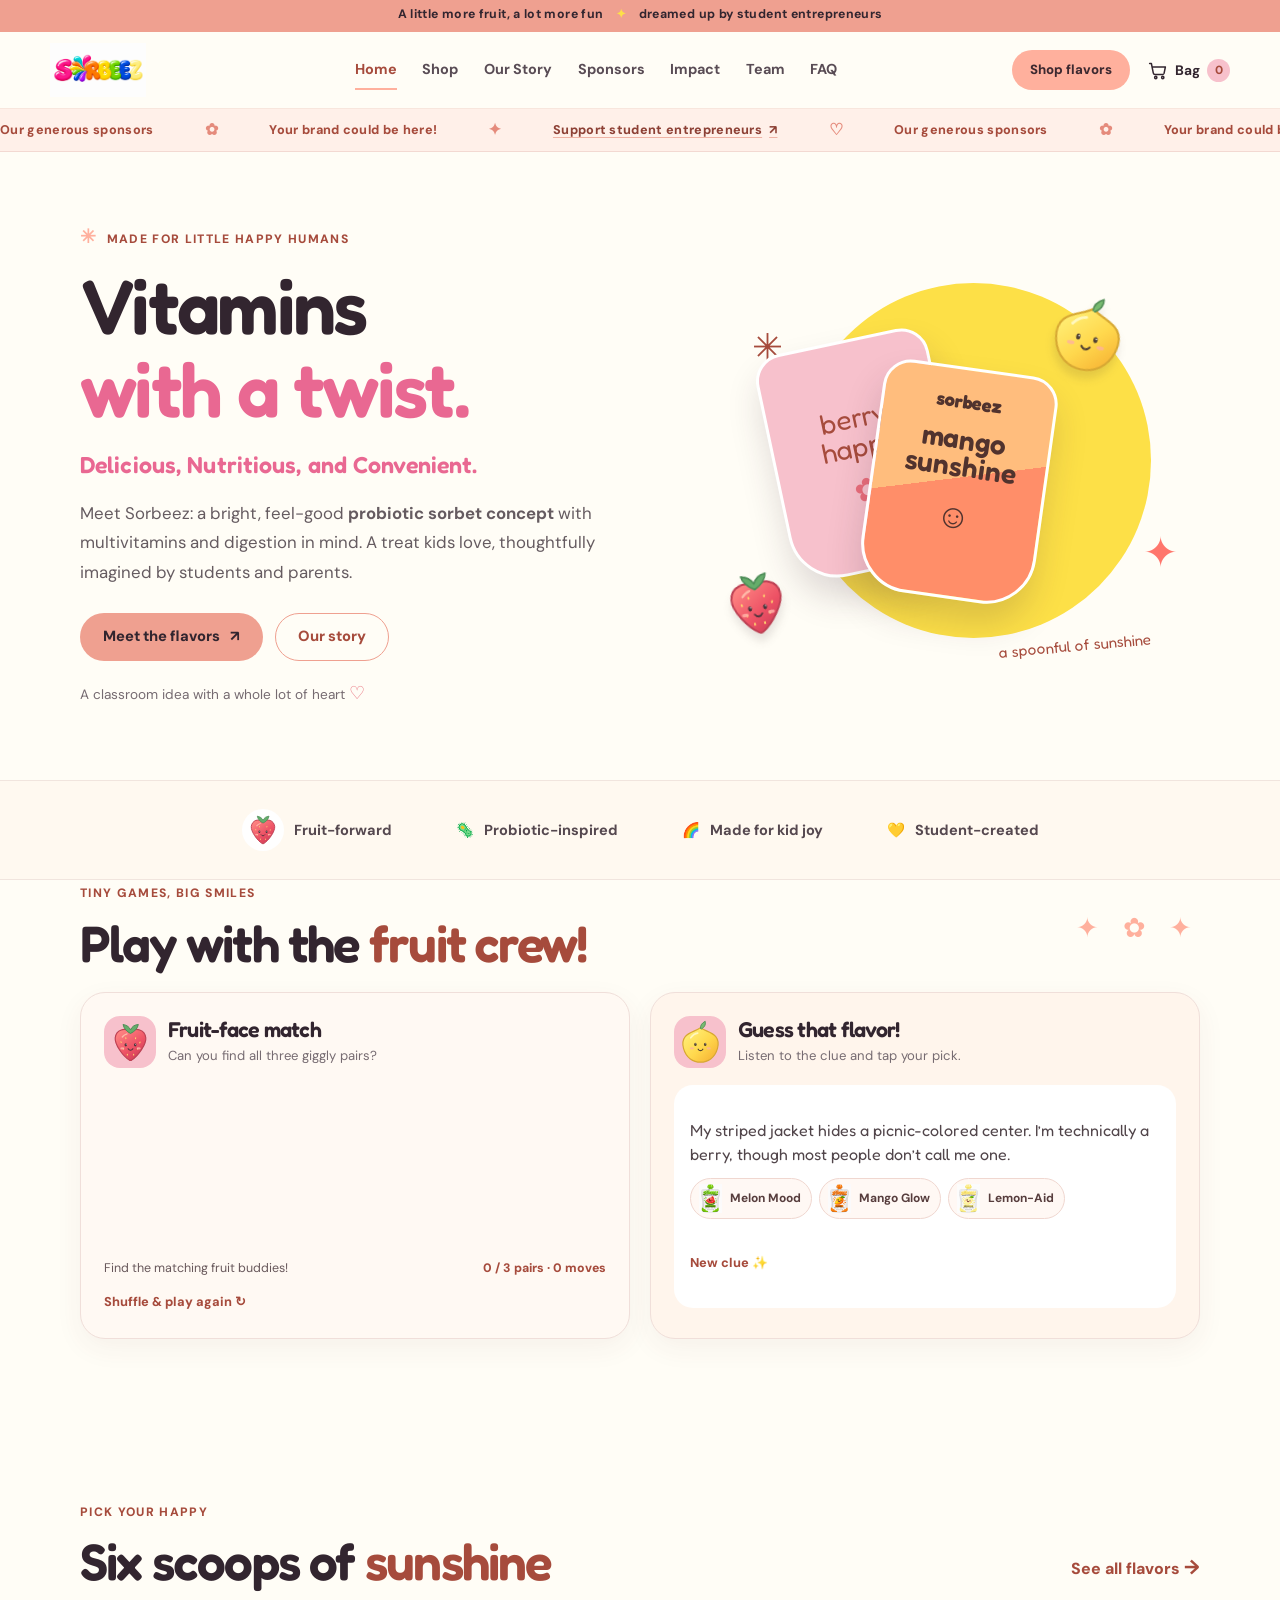
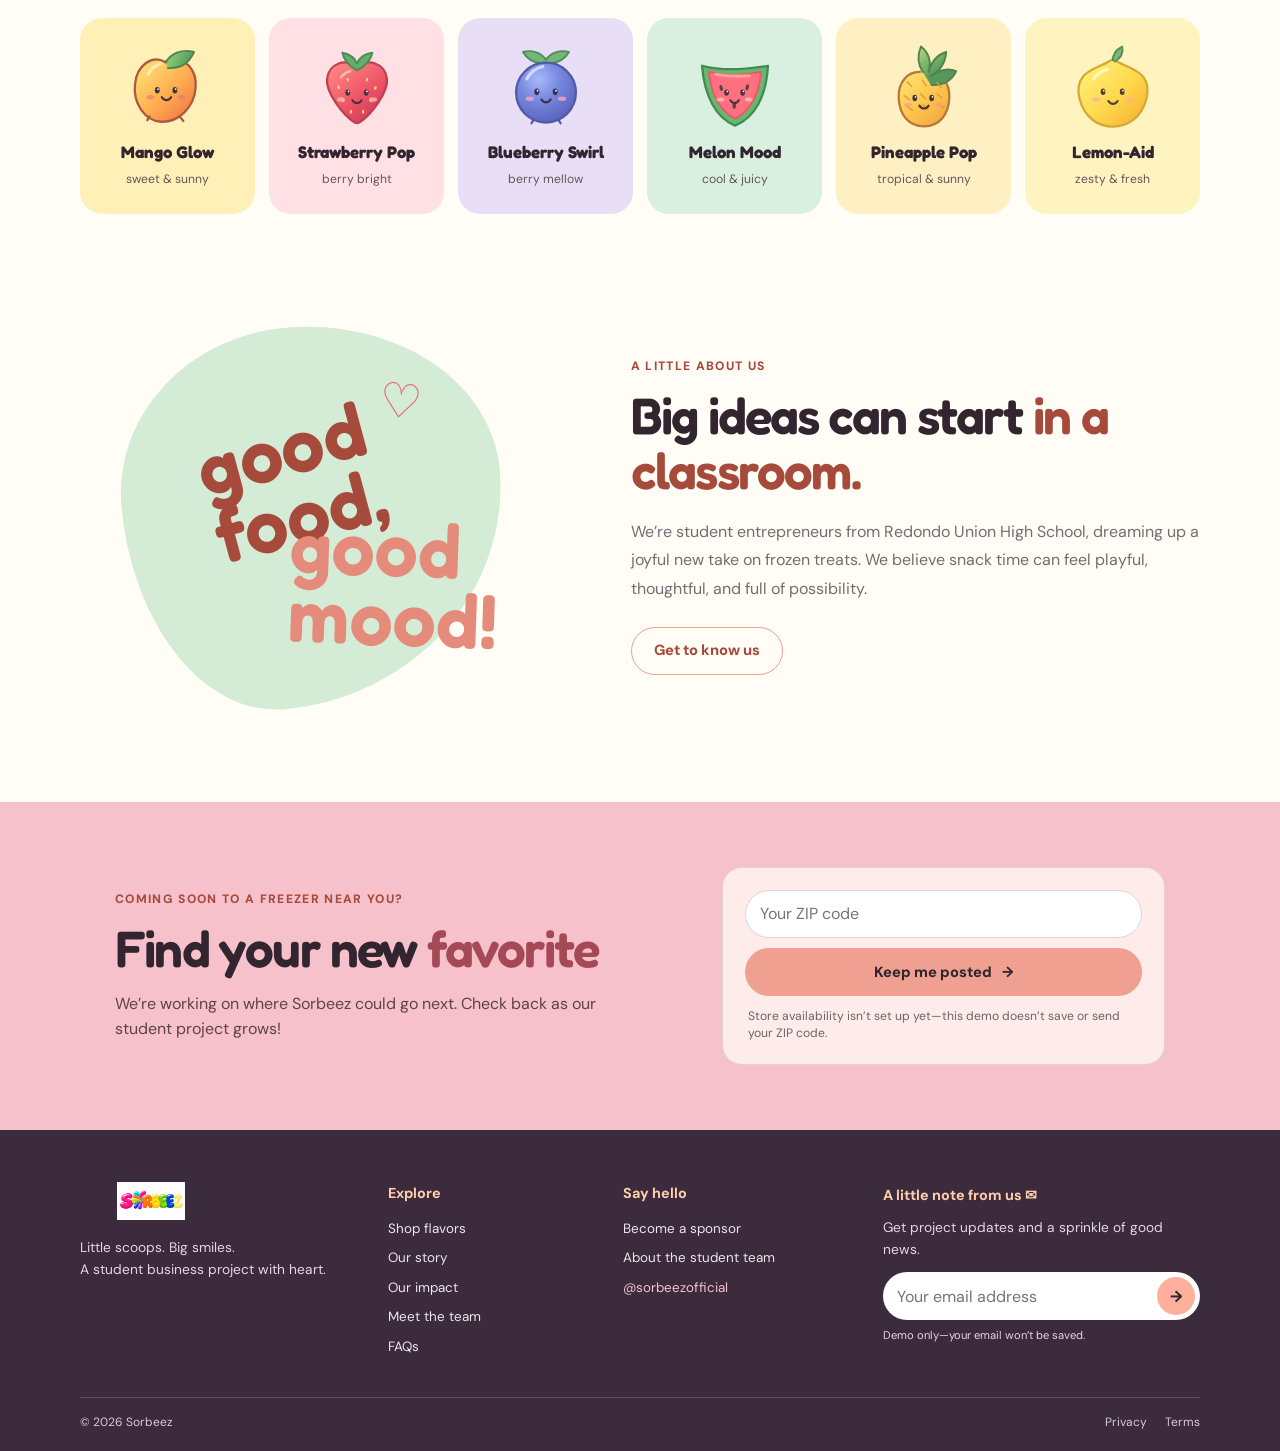
<file: index.html>
<!doctype html>
<html lang="en">
<head>
  <meta charset="utf-8">
  <meta name="viewport" content="width=device-width, initial-scale=1">
  <meta name="theme-color" content="#fffdf6">
  <meta name="description" content="Meet Sorbeez: a student-created fruit sorbet concept made for joyful, feel-good snack time.">
  <title>Sorbeez — A little joy in every scoop</title>
  <link rel="icon" type="image/png" href="images/Sorbeez-Favicon.png">
  <link rel="preconnect" href="https://fonts.googleapis.com">
  <link rel="preconnect" href="https://fonts.gstatic.com" crossorigin>
  <link href="https://fonts.googleapis.com/css2?family=DM+Sans:wght@400;500;600;700;800&family=Fredoka:wght@500;600;700&display=swap" rel="stylesheet">
  <link rel="stylesheet" href="style.css">
  <script src="app.js" defer></script>
</head>
<body>
  <div class="announcement">A little more fruit, a lot more fun <span aria-hidden="true">✦</span> dreamed up by student entrepreneurs</div>
  <header class="site-header">
    <nav class="nav-shell" aria-label="Main navigation">
      <a class="brand" href="index.html" aria-label="Sorbeez home">
        <img src="images/sorbeez-rainbow-logo.png" alt="Sorbeez" onerror="this.hidden=true;this.nextElementSibling.hidden=false">
        <span class="brand-fallback" hidden>Sorbeez<span class="brand-dot">.</span></span>
      </a>
      <button class="menu-toggle" type="button" aria-expanded="false" aria-controls="primary-links" aria-label="Open navigation">☰</button>
      <div class="nav-links" id="primary-links">
        <a class="active" href="index.html">Home</a>
        <a href="shop.html">Shop</a>
        <a href="story.html">Our Story</a>
        <a href="sponsors.html">Sponsors</a>
        <a href="impact.html">Impact</a>
        <a href="team.html">Team</a>
        <a href="faq.html">FAQ</a>
      </div>
      <div class="nav-actions">
        <a class="button button-small button-peach nav-shop" href="shop.html">Shop flavors</a>
        <button class="cart-button" type="button" data-open-cart aria-label="Open cart, 0 items">
          <svg aria-hidden="true" viewBox="0 0 24 24"><path d="M3 4h2l2.2 11.1a2 2 0 0 0 2 1.6h8.4a2 2 0 0 0 1.9-1.4L21 8H6"/><circle cx="10" cy="20" r="1.3"/><circle cx="18" cy="20" r="1.3"/></svg>
          <span class="cart-label">Bag</span><span class="cart-count" data-cart-count aria-live="polite">0</span>
        </button>
      </div>
    </nav>
  </header>

  <aside class="sponsor-ticker" aria-label="Sponsor opportunities">
    <div class="sponsor-ticker-track">
      <div class="sponsor-ticker-group"><span>Our generous sponsors</span><span class="ticker-flower" aria-hidden="true">✿</span><span>Your brand could be here!</span><span class="ticker-flower" aria-hidden="true">✦</span><a href="sponsors.html">Support student entrepreneurs <span aria-hidden="true">↗</span></a><span class="ticker-flower" aria-hidden="true">♡</span></div>
      <div class="sponsor-ticker-group" aria-hidden="true"><span>Our generous sponsors</span><span class="ticker-flower">✿</span><span>Your brand could be here!</span><span class="ticker-flower">✦</span><a href="sponsors.html" tabindex="-1">Support student entrepreneurs <span>↗</span></a><span class="ticker-flower">♡</span></div>
    </div>
  </aside>

  <main>
    <section class="hero section-wrap">
      <div class="hero-copy">
        <p class="eyebrow"><span class="eyebrow-sparkle">✳</span> made for little happy humans</p>
        <h1>Vitamins<br><span class="hero-pink">with a twist.</span></h1>
        <p class="hero-tagline">Delicious, Nutritious, and Convenient.</p>
        <p class="hero-description">Meet Sorbeez: a bright, feel-good <strong>probiotic sorbet concept</strong> with multivitamins and digestion in mind. A treat kids love, thoughtfully imagined by students and parents.</p>
        <div class="hero-buttons">
          <a class="button button-berry" href="shop.html">Meet the flavors <span aria-hidden="true">↗</span></a>
          <a class="button button-outline" href="story.html">Our story</a>
        </div>
        <p class="hero-note">A classroom idea with a whole lot of heart <span aria-hidden="true">♡</span></p>
      </div>
      <div class="hero-art" aria-label="Illustration of colorful Sorbeez fruit sorbet">
        <span class="art-sun"></span><span class="art-star star-one">✳</span><span class="art-star star-two">✦</span>
        <img class="hero-fruit hero-orange" src="images/fruit-citrus.svg" alt=""><img class="hero-fruit hero-strawberry" src="images/fruit-strawberry.svg" alt="">
        <div class="cup cup-back"><span>berry<br>happy</span><i>✿</i></div>
        <div class="cup cup-front"><span class="cup-brand">sorbeez</span><span class="cup-flavor">mango<br>sunshine</span><span class="cup-smile">☺</span></div>
        <span class="art-caption">a spoonful of sunshine</span>
      </div>
    </section>

    <section class="benefit-strip" aria-label="Sorbeez highlights">
      <div class="benefit-item"><img src="images/fruit-strawberry.svg" alt=""><b>Fruit-forward</b></div>
      <div class="benefit-item"><span>🦠</span><b>Probiotic-inspired</b></div>
      <div class="benefit-item"><span>🌈</span><b>Made for kid joy</b></div>
      <div class="benefit-item"><span>💛</span><b>Student-created</b></div>
    </section>

      <section class="section-wrap play-zone" aria-labelledby="play-title">
        <div class="section-heading">
          <div><p class="eyebrow">tiny games, big smiles</p><h2 id="play-title">Play with the <span>fruit crew!</span></h2></div>
          <span class="game-sparkle" aria-hidden="true">✦ ✿ ✦</span>
        </div>
        <div class="games-grid">
          <section class="game-card memory-game" aria-labelledby="memory-title">
            <div class="game-heading"><span class="game-icon"><img src="images/fruit-strawberry.svg" alt=""></span><div><h3 id="memory-title">Fruit-face match</h3><p>Can you find all three giggly pairs?</p></div></div>
            <div class="memory-grid" data-memory-grid aria-label="Fruit matching game">
              <button class="memory-card" type="button" data-memory-card aria-label="Fruit card 1, hidden" aria-pressed="false"><span class="memory-card-inner"><span class="memory-card-back" aria-hidden="true">?</span><span class="memory-card-front" aria-hidden="true"><img src="images/fruit-strawberry.svg" alt=""></span></span></button>
              <button class="memory-card" type="button" data-memory-card aria-label="Fruit card 2, hidden" aria-pressed="false"><span class="memory-card-inner"><span class="memory-card-back" aria-hidden="true">?</span><span class="memory-card-front" aria-hidden="true"><img src="images/fruit-citrus.svg" alt=""></span></span></button>
              <button class="memory-card" type="button" data-memory-card aria-label="Fruit card 3, hidden" aria-pressed="false"><span class="memory-card-inner"><span class="memory-card-back" aria-hidden="true">?</span><span class="memory-card-front" aria-hidden="true"><img src="images/fruit-mango.svg" alt=""></span></span></button>
              <button class="memory-card" type="button" data-memory-card aria-label="Fruit card 4, hidden" aria-pressed="false"><span class="memory-card-inner"><span class="memory-card-back" aria-hidden="true">?</span><span class="memory-card-front" aria-hidden="true"><img src="images/fruit-strawberry.svg" alt=""></span></span></button>
              <button class="memory-card" type="button" data-memory-card aria-label="Fruit card 5, hidden" aria-pressed="false"><span class="memory-card-inner"><span class="memory-card-back" aria-hidden="true">?</span><span class="memory-card-front" aria-hidden="true"><img src="images/fruit-citrus.svg" alt=""></span></span></button>
              <button class="memory-card" type="button" data-memory-card aria-label="Fruit card 6, hidden" aria-pressed="false"><span class="memory-card-inner"><span class="memory-card-back" aria-hidden="true">?</span><span class="memory-card-front" aria-hidden="true"><img src="images/fruit-mango.svg" alt=""></span></span></button>
            </div>
            <div class="game-status-row"><p data-memory-status aria-live="polite">Find the matching fruit buddies!</p><span data-memory-score>0 / 3 pairs</span></div>
            <button class="game-reset" type="button" data-memory-reset>Shuffle &amp; play again ↻</button>
          </section>

          <section class="game-card flavor-quiz" aria-labelledby="quiz-title">
            <div class="game-heading"><span class="game-icon"><img src="images/fruit-citrus.svg" alt=""></span><div><h3 id="quiz-title">Guess that flavor!</h3><p>Listen to the clue and tap your pick.</p></div></div>
            <div class="quiz-board">
              <p class="quiz-hint" data-quiz-hint aria-live="polite">Getting a fruity clue ready...</p>
              <div class="quiz-choices" data-quiz-choices></div>
              <p class="quiz-feedback" data-quiz-feedback aria-live="polite"></p>
              <button class="game-reset" type="button" data-quiz-next>New clue ✨</button>
            </div>
          </section>
        </div>
      </section>

      <section class="section-wrap home-flavors">
      <div class="section-heading">
        <div><p class="eyebrow">pick your happy</p><h2>Six scoops of <span>sunshine</span></h2></div>
        <a class="text-link" href="shop.html">See all flavors <span aria-hidden="true">→</span></a>
      </div>
      <div class="flavor-preview-grid">
        <a href="shop.html#mango" class="mini-flavor mango"><img class="mini-fruit" src="images/fruit-mango.svg" alt=""><b>Mango Glow</b><small>sweet & sunny</small></a>
        <a href="shop.html#strawberry" class="mini-flavor strawberry"><img class="mini-fruit" src="images/fruit-strawberry.svg" alt=""><b>Strawberry Pop</b><small>berry bright</small></a>
        <a href="shop.html#blueberry" class="mini-flavor blueberry"><img class="mini-fruit" src="images/fruit-blueberry.svg" alt=""><b>Blueberry Swirl</b><small>berry mellow</small></a>
        <a href="shop.html#watermelon" class="mini-flavor watermelon"><img class="mini-fruit" src="images/fruit-watermelon.svg" alt=""><b>Melon Mood</b><small>cool & juicy</small></a>
        <a href="shop.html#pineapple" class="mini-flavor pineapple"><img class="mini-fruit" src="images/fruit-pineapple.svg" alt=""><b>Pineapple Pop</b><small>tropical & sunny</small></a>
        <a href="shop.html#citrus" class="mini-flavor citrus"><img class="mini-fruit" src="images/fruit-citrus.svg" alt=""><b>Lemon-Aid</b><small>zesty & fresh</small></a>
      </div>
    </section>

    <section class="home-story section-wrap">
      <div class="story-blob"><span class="story-scribble">good<br>food,</span><span class="story-scribble second">good<br>mood!</span><span class="story-heart">♡</span></div>
      <div class="home-story-copy"><p class="eyebrow">a little about us</p><h2>Big ideas can start <span>in a classroom.</span></h2><p>We’re student entrepreneurs from Redondo Union High School, dreaming up a joyful new take on frozen treats. We believe snack time can feel playful, thoughtful, and full of possibility.</p><a class="button button-outline" href="story.html">Get to know us</a></div>
    </section>

    <section class="locator-band">
      <div class="locator-inner">
        <div><p class="eyebrow">coming soon to a freezer near you?</p><h2>Find your new <span>favorite</span></h2><p>We’re working on where Sorbeez could go next. Check back as our student project grows!</p></div>
        <form class="zip-form" data-zip-form>
          <label class="sr-only" for="zip-code">Enter your ZIP code</label>
          <input id="zip-code" name="zip" inputmode="numeric" autocomplete="postal-code" maxlength="10" placeholder="Your ZIP code" required>
          <button class="button button-berry" type="submit">Keep me posted <span aria-hidden="true">→</span></button>
          <p class="form-message" data-zip-message aria-live="polite">Store availability isn’t set up yet—this demo doesn’t save or send your ZIP code.</p>
        </form>
      </div>
    </section>
  </main>

  <footer class="site-footer">
    <div class="footer-main">
      <div class="footer-brand"><a class="brand footer-logo" href="index.html" aria-label="Sorbeez home"><img src="images/sorbeez-rainbow-logo.png" alt="Sorbeez" onerror="this.hidden=true;this.nextElementSibling.hidden=false"><span class="brand-fallback" hidden>Sorbeez<span class="brand-dot">.</span></span></a><p>Little scoops. Big smiles.<br>A student business project with heart.</p></div>
      <div class="footer-column"><b>Explore</b><a href="shop.html">Shop flavors</a><a href="story.html">Our story</a><a href="impact.html">Our impact</a><a href="team.html">Meet the team</a><a href="faq.html">FAQs</a></div>
      <div class="footer-column"><b>Say hello</b><a href="sponsors.html">Become a sponsor</a><a href="story.html">About the student team</a><span class="social-handle">@sorbeezofficial</span></div>
      <div class="newsletter"><b>A little note from us ✉</b><p>Get project updates and a sprinkle of good news.</p><form data-newsletter-form><label class="sr-only" for="newsletter-email">Your email address</label><input id="newsletter-email" type="email" placeholder="Your email address" required><button type="submit" aria-label="Sign up">→</button></form><small data-newsletter-message aria-live="polite">Demo only—your email won’t be saved.</small></div>
    </div>
    <div class="footer-bottom"><span>© <span data-year>2026</span> Sorbeez</span><div><a href="privacy.html">Privacy</a><a href="terms.html">Terms</a></div></div>
  </footer>
  <dialog class="cart-dialog" data-cart-dialog aria-labelledby="cart-title"><div class="dialog-top"><h2 id="cart-title">Your little bag <span aria-hidden="true">♡</span></h2><button class="icon-button" type="button" data-close-cart aria-label="Close cart">×</button></div><div class="cart-items" data-cart-items></div><div class="cart-bottom"><p data-cart-status aria-live="polite">This is a product concept—not a live checkout.</p><button class="button button-berry button-full" type="button" data-clear-cart>Clear bag</button></div></dialog>
</body>
</html>
</file>
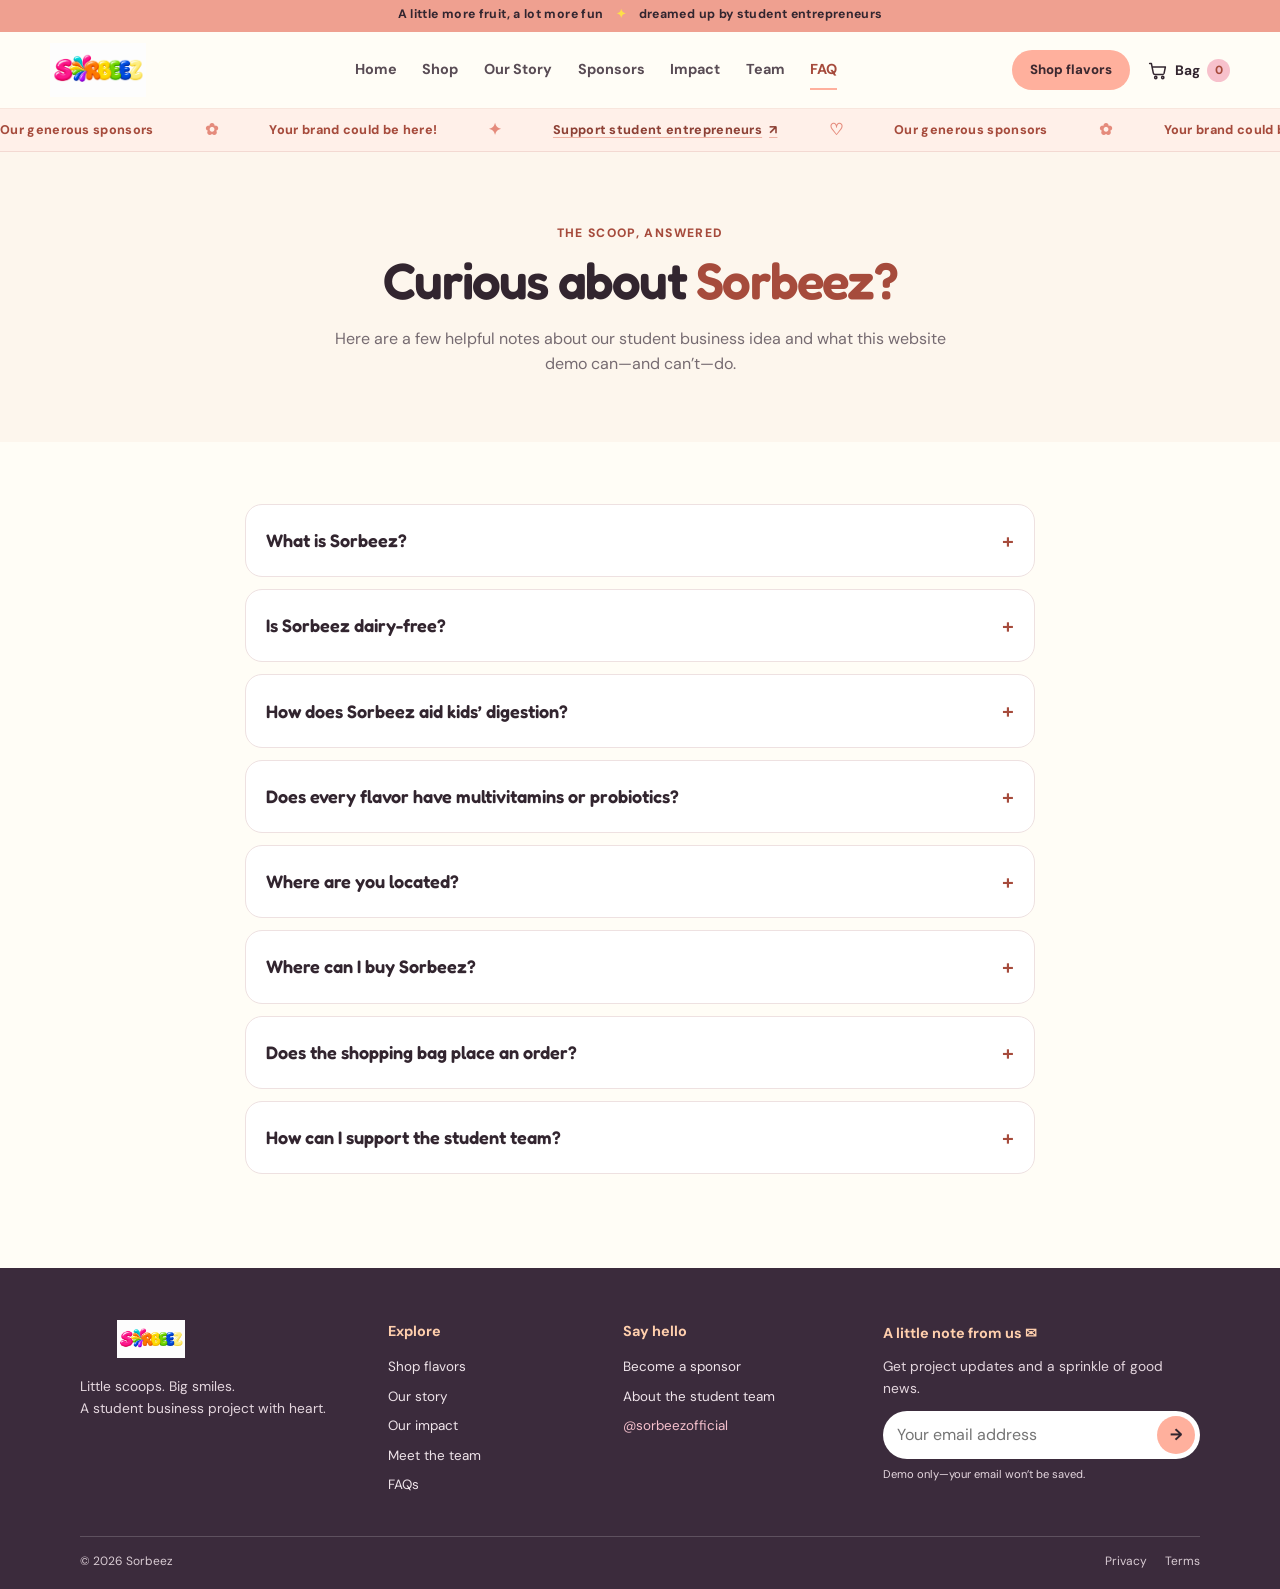
<file: faq.html>
<!doctype html>
<html lang="en">
<head>
  <meta charset="utf-8"><meta name="viewport" content="width=device-width, initial-scale=1"><meta name="theme-color" content="#fffdf6">
  <meta name="description" content="Answers to common questions about Sorbeez, the student-created fruit sorbet concept.">
  <title>Frequently Asked Questions — Sorbeez</title>
  <link rel="icon" type="image/png" href="images/Sorbeez-Favicon.png">
  <link rel="preconnect" href="https://fonts.googleapis.com"><link rel="preconnect" href="https://fonts.gstatic.com" crossorigin>
  <link href="https://fonts.googleapis.com/css2?family=DM+Sans:wght@400;500;600;700;800&family=Fredoka:wght@500;600;700&display=swap" rel="stylesheet">
  <link rel="stylesheet" href="style.css"><script src="app.js" defer></script>
</head>
<body>
  <div class="announcement">A little more fruit, a lot more fun <span>✦</span> dreamed up by student entrepreneurs</div>
  <header class="site-header"><nav class="nav-shell" aria-label="Main navigation">
    <a class="brand" href="index.html" aria-label="Sorbeez home"><img src="images/sorbeez-rainbow-logo.png" alt="Sorbeez" onerror="this.hidden=true;this.nextElementSibling.hidden=false"><span class="brand-fallback" hidden>Sorbeez<span class="brand-dot">.</span></span></a>
    <button class="menu-toggle" type="button" aria-expanded="false" aria-controls="primary-links" aria-label="Open navigation">☰</button>
    <div class="nav-links" id="primary-links"><a href="index.html">Home</a><a href="shop.html">Shop</a><a href="story.html">Our Story</a><a href="sponsors.html">Sponsors</a><a href="impact.html">Impact</a><a href="team.html">Team</a><a class="active" href="faq.html">FAQ</a></div>
    <div class="nav-actions"><a class="button button-small button-peach nav-shop" href="shop.html">Shop flavors</a><button class="cart-button" type="button" data-open-cart aria-label="Open cart, 0 items"><svg aria-hidden="true" viewBox="0 0 24 24"><path d="M3 4h2l2.2 11.1a2 2 0 0 0 2 1.6h8.4a2 2 0 0 0 1.9-1.4L21 8H6"/><circle cx="10" cy="20" r="1.3"/><circle cx="18" cy="20" r="1.3"/></svg><span class="cart-label">Bag</span><span class="cart-count" data-cart-count aria-live="polite">0</span></button></div>
  </nav></header>
  <aside class="sponsor-ticker" aria-label="Sponsor opportunities"><div class="sponsor-ticker-track">
    <div class="sponsor-ticker-group"><span>Our generous sponsors</span><span class="ticker-flower" aria-hidden="true">✿</span><span>Your brand could be here!</span><span class="ticker-flower" aria-hidden="true">✦</span><a href="sponsors.html">Support student entrepreneurs <span aria-hidden="true">↗</span></a><span class="ticker-flower" aria-hidden="true">♡</span></div>
    <div class="sponsor-ticker-group" aria-hidden="true"><span>Our generous sponsors</span><span class="ticker-flower">✿</span><span>Your brand could be here!</span><span class="ticker-flower">✦</span><a href="sponsors.html" tabindex="-1">Support student entrepreneurs <span>↗</span></a><span class="ticker-flower">♡</span></div>
  </div></aside>
  <main>
    <section class="page-hero"><p class="eyebrow">the scoop, answered</p><h1>Curious about <span>Sorbeez?</span></h1><p>Here are a few helpful notes about our student business idea and what this website demo can—and can’t—do.</p></section>
    <section class="content-section"><div class="faq-list">
      <details class="faq-item"><summary>What is Sorbeez?</summary><div class="faq-answer">Sorbeez is a student-created fruit sorbet business concept from Redondo Union High School. The flavors and shopping bag on this site are concept demonstrations; the product is not currently for sale.</div></details>
      <details class="faq-item"><summary>Is Sorbeez dairy-free?</summary><div class="faq-answer">We can’t confirm that yet. Recipes have not been finalized, and no allergen testing or manufacturing review has been completed. Please don’t rely on a concept page to assess food allergies or dietary needs.</div></details>
      <details class="faq-item"><summary>How does Sorbeez aid kids’ digestion?</summary><div class="faq-answer">Digestive health is part of the idea behind Sorbeez, but no finished recipe, probiotic amount, fiber amount, digestive-enzyme activity, or health benefit has been verified. Sorbeez is not a treatment for digestive conditions. We would need appropriate formulation, testing, and expert review before making nutrition or health claims.</div></details>
      <details class="faq-item"><summary>Does every flavor have multivitamins or probiotics?</summary><div class="faq-answer">Those are inspirations for the concept, not confirmed product ingredients. We don’t currently have a validated nutrition panel or confirmed probiotic or vitamin amounts for any flavor.</div></details>
      <details class="faq-item"><summary>Where are you located?</summary><div class="faq-answer">Sorbeez is a student business project at Redondo Union High School in Redondo Beach, California. This page is not a retail or business mailing address.</div></details>
      <details class="faq-item"><summary>Where can I buy Sorbeez?</summary><div class="faq-answer">You can’t purchase Sorbeez through this site. It is an educational project, not a live store, and the cart only saves flavor selections in your browser for demonstration.</div></details>
      <details class="faq-item"><summary>Does the shopping bag place an order?</summary><div class="faq-answer">No. The bag counter is a small local demo, with no checkout, payment processing, or order fulfillment. Your selection stays in this browser’s local storage until you clear it.</div></details>
      <details class="faq-item"><summary>How can I support the student team?</summary><div class="faq-answer">Visit the <a href="sponsors.html"><strong>Sponsors page</strong></a> to learn about the project and email the team about sponsorship. This site is an educational project, not a live store.</div></details>
    </div></section>
  </main>
  <footer class="site-footer"><div class="footer-main">
    <div class="footer-brand"><a class="brand footer-logo" href="index.html" aria-label="Sorbeez home"><img src="images/sorbeez-rainbow-logo.png" alt="Sorbeez" onerror="this.hidden=true;this.nextElementSibling.hidden=false"><span class="brand-fallback" hidden>Sorbeez<span class="brand-dot">.</span></span></a><p>Little scoops. Big smiles.<br>A student business project with heart.</p></div>
    <div class="footer-column"><b>Explore</b><a href="shop.html">Shop flavors</a><a href="story.html">Our story</a><a href="impact.html">Our impact</a><a href="team.html">Meet the team</a><a href="faq.html">FAQs</a></div>
    <div class="footer-column"><b>Say hello</b><a href="sponsors.html">Become a sponsor</a><a href="story.html">About the student team</a><span class="social-handle">@sorbeezofficial</span></div>
    <div class="newsletter"><b>A little note from us ✉</b><p>Get project updates and a sprinkle of good news.</p><form data-newsletter-form><label class="sr-only" for="newsletter-email">Your email address</label><input id="newsletter-email" type="email" placeholder="Your email address" required><button type="submit" aria-label="Sign up">→</button></form><small data-newsletter-message aria-live="polite">Demo only—your email won’t be saved.</small></div>
  </div><div class="footer-bottom"><span>© <span data-year>2026</span> Sorbeez</span><div><a href="privacy.html">Privacy</a><a href="terms.html">Terms</a></div></div></footer>
  <dialog class="cart-dialog" data-cart-dialog aria-labelledby="cart-title"><div class="dialog-top"><h2 id="cart-title">Your little bag <span>♡</span></h2><button class="icon-button" type="button" data-close-cart aria-label="Close cart">×</button></div><div class="cart-items" data-cart-items></div><div class="cart-bottom"><p data-cart-status aria-live="polite">This is a product concept—not a live checkout.</p><button class="button button-berry button-full" type="button" data-clear-cart>Clear bag</button></div></dialog>
</body>
</html>
</file>
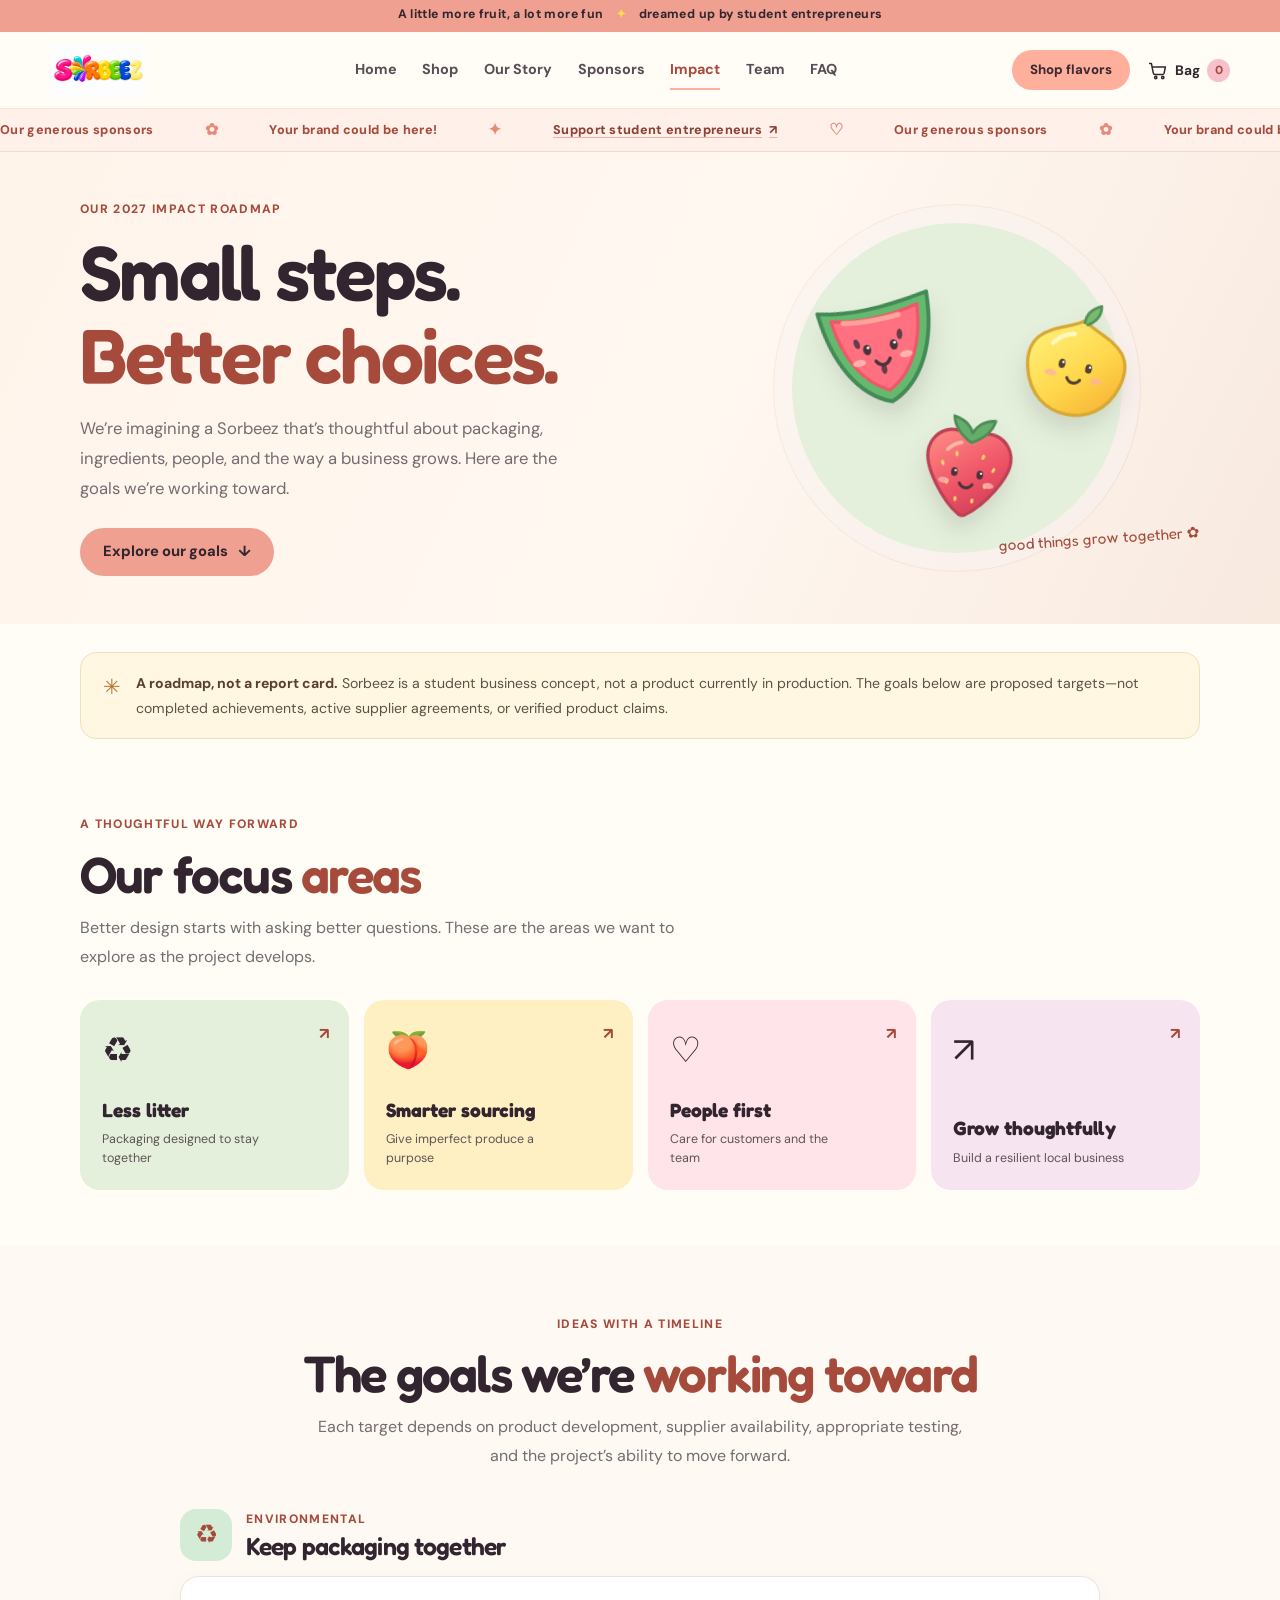
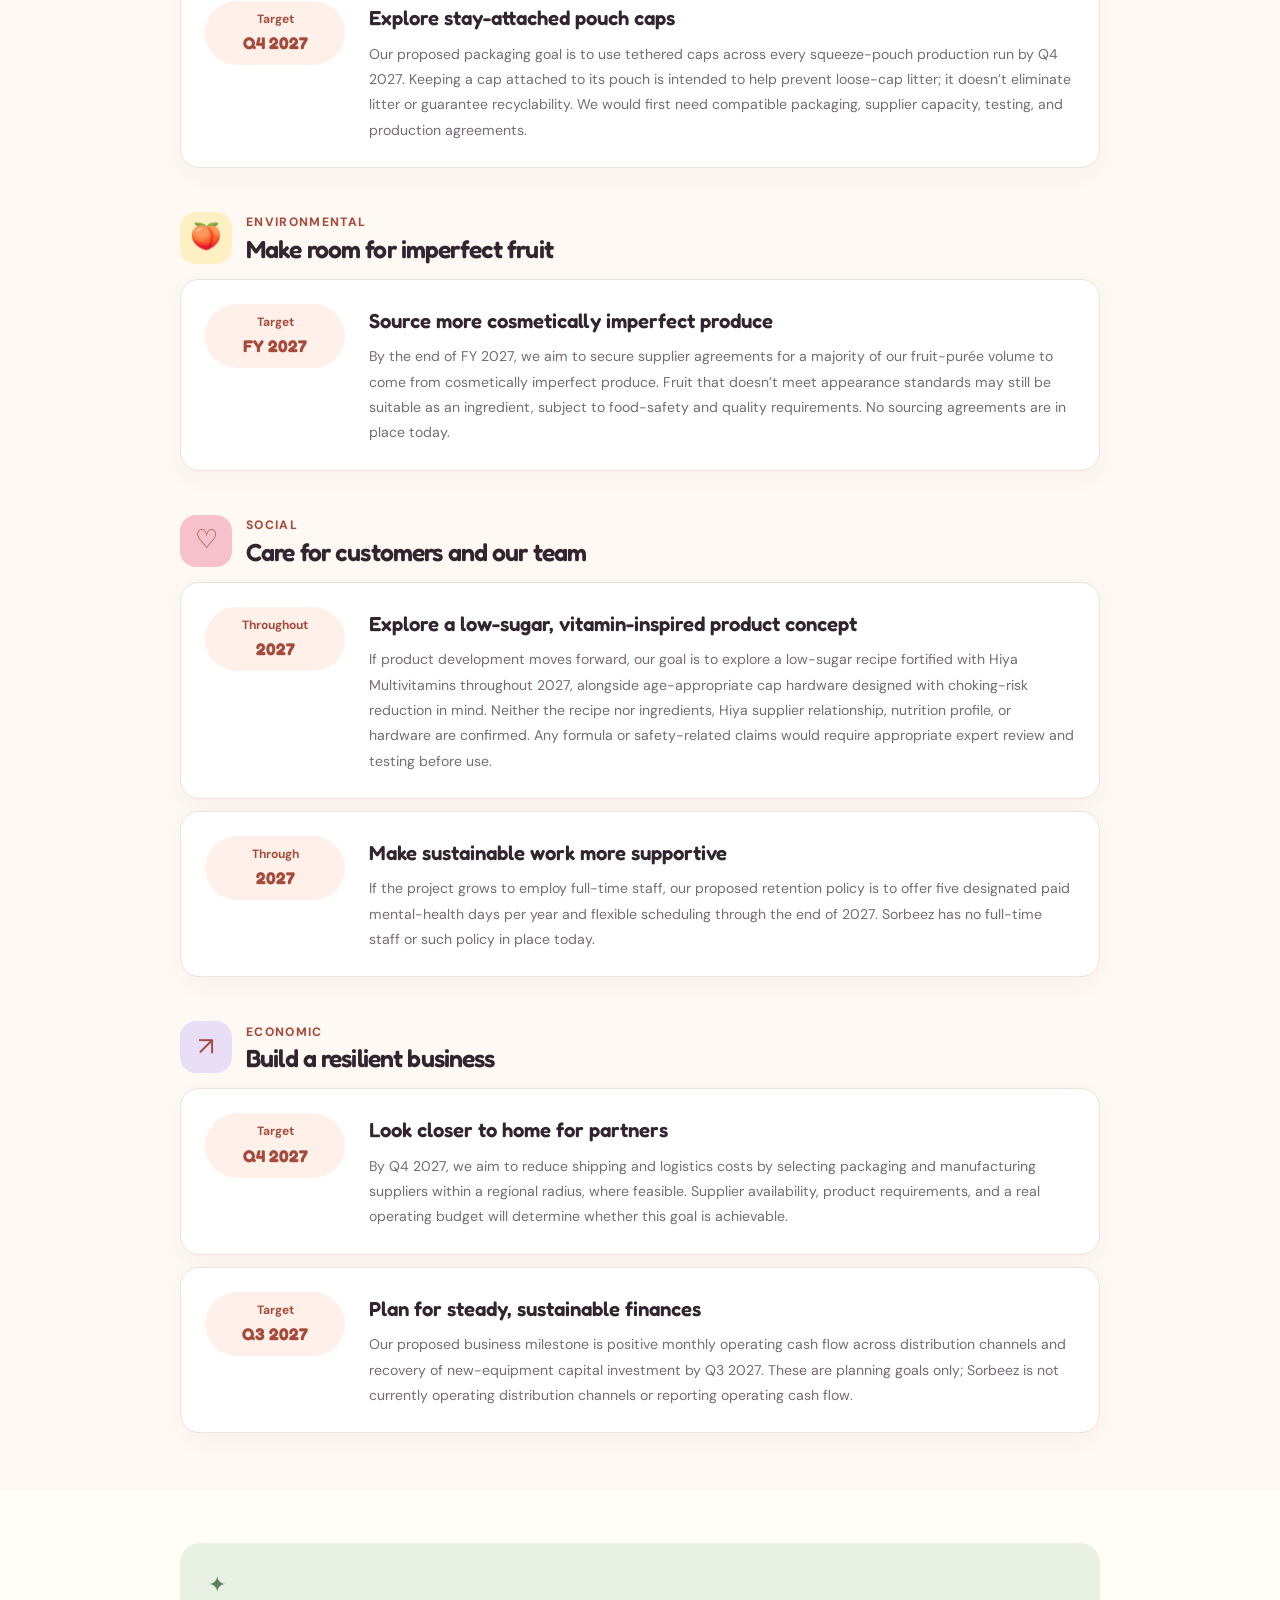
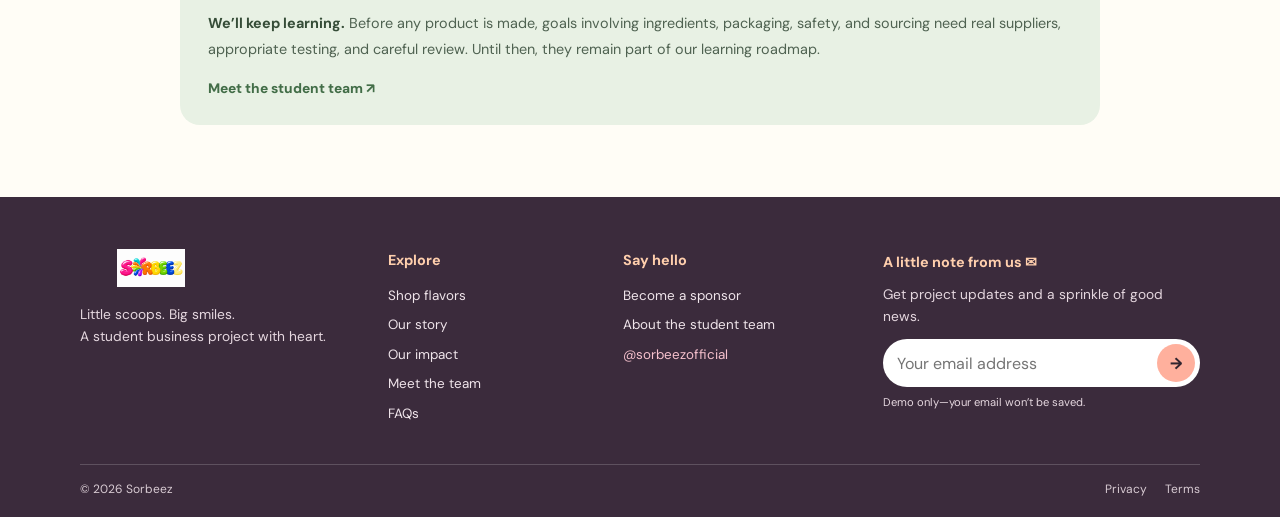
<file: impact.html>
<!doctype html>
<html lang="en">
<head>
  <meta charset="utf-8"><meta name="viewport" content="width=device-width, initial-scale=1"><meta name="theme-color" content="#fffdf6">
  <meta name="description" content="Explore Sorbeez's proposed 2027 goals for packaging, responsible sourcing, people, and business resilience.">
  <title>Our Impact Roadmap — Sorbeez</title>
  <link rel="icon" type="image/png" href="images/Sorbeez-Favicon.png">
  <link rel="preconnect" href="https://fonts.googleapis.com"><link rel="preconnect" href="https://fonts.gstatic.com" crossorigin>
  <link href="https://fonts.googleapis.com/css2?family=DM+Sans:wght@400;500;600;700;800&family=Fredoka:wght@500;600;700&display=swap" rel="stylesheet">
  <link rel="stylesheet" href="style.css"><script src="app.js" defer></script>
</head>
<body>
  <div class="announcement">A little more fruit, a lot more fun <span aria-hidden="true">✦</span> dreamed up by student entrepreneurs</div>
  <header class="site-header"><nav class="nav-shell" aria-label="Main navigation">
    <a class="brand" href="index.html" aria-label="Sorbeez home"><img src="images/sorbeez-rainbow-logo.png" alt="Sorbeez" onerror="this.hidden=true;this.nextElementSibling.hidden=false"><span class="brand-fallback" hidden>Sorbeez<span class="brand-dot">.</span></span></a>
    <button class="menu-toggle" type="button" aria-expanded="false" aria-controls="primary-links" aria-label="Open navigation">☰</button>
    <div class="nav-links" id="primary-links"><a href="index.html">Home</a><a href="shop.html">Shop</a><a href="story.html">Our Story</a><a href="sponsors.html">Sponsors</a><a class="active" href="impact.html">Impact</a><a href="team.html">Team</a><a href="faq.html">FAQ</a></div>
    <div class="nav-actions"><a class="button button-small button-peach nav-shop" href="shop.html">Shop flavors</a><button class="cart-button" type="button" data-open-cart aria-label="Open cart, 0 items"><svg aria-hidden="true" viewBox="0 0 24 24"><path d="M3 4h2l2.2 11.1a2 2 0 0 0 2 1.6h8.4a2 2 0 0 0 1.9-1.4L21 8H6"/><circle cx="10" cy="20" r="1.3"/><circle cx="18" cy="20" r="1.3"/></svg><span class="cart-label">Bag</span><span class="cart-count" data-cart-count aria-live="polite">0</span></button></div>
  </nav></header>
  <aside class="sponsor-ticker" aria-label="Sponsor opportunities"><div class="sponsor-ticker-track">
    <div class="sponsor-ticker-group"><span>Our generous sponsors</span><span class="ticker-flower" aria-hidden="true">✿</span><span>Your brand could be here!</span><span class="ticker-flower" aria-hidden="true">✦</span><a href="sponsors.html">Support student entrepreneurs <span aria-hidden="true">↗</span></a><span class="ticker-flower" aria-hidden="true">♡</span></div>
    <div class="sponsor-ticker-group" aria-hidden="true"><span>Our generous sponsors</span><span class="ticker-flower">✿</span><span>Your brand could be here!</span><span class="ticker-flower">✦</span><a href="sponsors.html" tabindex="-1">Support student entrepreneurs <span>↗</span></a><span class="ticker-flower">♡</span></div>
  </div></aside>
  <main>
    <section class="impact-hero">
      <div class="impact-hero-inner">
        <div class="impact-hero-copy">
          <p class="eyebrow">our 2027 impact roadmap</p>
          <h1>Small steps.<br><span>Better choices.</span></h1>
          <p>We’re imagining a Sorbeez that’s thoughtful about packaging, ingredients, people, and the way a business grows. Here are the goals we’re working toward.</p>
          <a class="button button-berry" href="#roadmap">Explore our goals <span aria-hidden="true">↓</span></a>
        </div>
        <div class="impact-hero-art" aria-hidden="true">
          <span class="impact-orbit"></span>
          <img class="impact-fruit impact-fruit-one" src="images/fruit-watermelon.svg" alt="">
          <img class="impact-fruit impact-fruit-two" src="images/fruit-citrus.svg" alt="">
          <img class="impact-fruit impact-fruit-three" src="images/fruit-strawberry.svg" alt="">
          <span class="impact-art-caption">good things grow together ✿</span>
        </div>
      </div>
    </section>
    <section class="impact-trust" aria-label="Roadmap status">
      <span class="impact-trust-icon" aria-hidden="true">✳</span>
      <p><strong>A roadmap, not a report card.</strong> Sorbeez is a student business concept, not a product currently in production. The goals below are proposed targets—not completed achievements, active supplier agreements, or verified product claims.</p>
    </section>
    <section class="impact-overview" aria-labelledby="impact-overview-title">
      <div class="impact-section-heading"><p class="eyebrow">a thoughtful way forward</p><h2 id="impact-overview-title">Our focus <span>areas</span></h2><p>Better design starts with asking better questions. These are the areas we want to explore as the project develops.</p></div>
      <div class="impact-focus-grid">
        <a class="impact-focus-card focus-packaging" href="#packaging"><span aria-hidden="true">♻</span><b>Less litter</b><small>Packaging designed to stay together</small><span class="impact-card-arrow" aria-hidden="true">↗</span></a>
        <a class="impact-focus-card focus-sourcing" href="#sourcing"><span aria-hidden="true">🍑</span><b>Smarter sourcing</b><small>Give imperfect produce a purpose</small><span class="impact-card-arrow" aria-hidden="true">↗</span></a>
        <a class="impact-focus-card focus-people" href="#people"><span aria-hidden="true">♡</span><b>People first</b><small>Care for customers and the team</small><span class="impact-card-arrow" aria-hidden="true">↗</span></a>
        <a class="impact-focus-card focus-business" href="#business"><span aria-hidden="true">↗</span><b>Grow thoughtfully</b><small>Build a resilient local business</small><span class="impact-card-arrow" aria-hidden="true">↗</span></a>
      </div>
    </section>
    <section class="impact-roadmap" id="roadmap" aria-labelledby="roadmap-title">
      <div class="impact-roadmap-heading"><p class="eyebrow">ideas with a timeline</p><h2 id="roadmap-title">The goals we’re <span>working toward</span></h2><p>Each target depends on product development, supplier availability, appropriate testing, and the project’s ability to move forward.</p></div>
      <div class="impact-category" id="packaging">
        <div class="impact-category-heading"><span class="impact-category-icon" aria-hidden="true">♻</span><div><p class="eyebrow">environmental</p><h3>Keep packaging together</h3></div></div>
        <article class="impact-goal-card"><div class="impact-goal-date">Target <strong>Q4 2027</strong></div><div><h4>Explore stay-attached pouch caps</h4><p>Our proposed packaging goal is to use tethered caps across every squeeze-pouch production run by Q4 2027. Keeping a cap attached to its pouch is intended to help prevent loose-cap litter; it doesn’t eliminate litter or guarantee recyclability. We would first need compatible packaging, supplier capacity, testing, and production agreements.</p></div></article>
      </div>
      <div class="impact-category" id="sourcing">
        <div class="impact-category-heading"><span class="impact-category-icon" aria-hidden="true">🍑</span><div><p class="eyebrow">environmental</p><h3>Make room for imperfect fruit</h3></div></div>
        <article class="impact-goal-card"><div class="impact-goal-date">Target <strong>FY 2027</strong></div><div><h4>Source more cosmetically imperfect produce</h4><p>By the end of FY 2027, we aim to secure supplier agreements for a majority of our fruit-purée volume to come from cosmetically imperfect produce. Fruit that doesn’t meet appearance standards may still be suitable as an ingredient, subject to food-safety and quality requirements. No sourcing agreements are in place today.</p></div></article>
      </div>
      <div class="impact-category" id="people">
        <div class="impact-category-heading"><span class="impact-category-icon" aria-hidden="true">♡</span><div><p class="eyebrow">social</p><h3>Care for customers and our team</h3></div></div>
        <article class="impact-goal-card"><div class="impact-goal-date">Throughout <strong>2027</strong></div><div><h4>Explore a low-sugar, vitamin-inspired product concept</h4><p>If product development moves forward, our goal is to explore a low-sugar recipe fortified with Hiya Multivitamins throughout 2027, alongside age-appropriate cap hardware designed with choking-risk reduction in mind. Neither the recipe nor ingredients, Hiya supplier relationship, nutrition profile, or hardware are confirmed. Any formula or safety-related claims would require appropriate expert review and testing before use.</p></div></article>
        <article class="impact-goal-card"><div class="impact-goal-date">Through <strong>2027</strong></div><div><h4>Make sustainable work more supportive</h4><p>If the project grows to employ full-time staff, our proposed retention policy is to offer five designated paid mental-health days per year and flexible scheduling through the end of 2027. Sorbeez has no full-time staff or such policy in place today.</p></div></article>
      </div>
      <div class="impact-category" id="business">
        <div class="impact-category-heading"><span class="impact-category-icon" aria-hidden="true">↗</span><div><p class="eyebrow">economic</p><h3>Build a resilient business</h3></div></div>
        <article class="impact-goal-card"><div class="impact-goal-date">Target <strong>Q4 2027</strong></div><div><h4>Look closer to home for partners</h4><p>By Q4 2027, we aim to reduce shipping and logistics costs by selecting packaging and manufacturing suppliers within a regional radius, where feasible. Supplier availability, product requirements, and a real operating budget will determine whether this goal is achievable.</p></div></article>
        <article class="impact-goal-card"><div class="impact-goal-date">Target <strong>Q3 2027</strong></div><div><h4>Plan for steady, sustainable finances</h4><p>Our proposed business milestone is positive monthly operating cash flow across distribution channels and recovery of new-equipment capital investment by Q3 2027. These are planning goals only; Sorbeez is not currently operating distribution channels or reporting operating cash flow.</p></div></article>
      </div>
    </section>
    <aside class="impact-note"><span aria-hidden="true">✦</span><p><strong>We’ll keep learning.</strong> Before any product is made, goals involving ingredients, packaging, safety, and sourcing need real suppliers, appropriate testing, and careful review. Until then, they remain part of our learning roadmap.</p><a href="story.html">Meet the student team <span aria-hidden="true">↗</span></a></aside>
  </main>
  <footer class="site-footer"><div class="footer-main">
    <div class="footer-brand"><a class="brand footer-logo" href="index.html" aria-label="Sorbeez home"><img src="images/sorbeez-rainbow-logo.png" alt="Sorbeez" onerror="this.hidden=true;this.nextElementSibling.hidden=false"><span class="brand-fallback" hidden>Sorbeez<span class="brand-dot">.</span></span></a><p>Little scoops. Big smiles.<br>A student business project with heart.</p></div>
    <div class="footer-column"><b>Explore</b><a href="shop.html">Shop flavors</a><a href="story.html">Our story</a><a href="impact.html">Our impact</a><a href="team.html">Meet the team</a><a href="faq.html">FAQs</a></div>
    <div class="footer-column"><b>Say hello</b><a href="sponsors.html">Become a sponsor</a><a href="story.html">About the student team</a><span class="social-handle">@sorbeezofficial</span></div>
    <div class="newsletter"><b>A little note from us ✉</b><p>Get project updates and a sprinkle of good news.</p><form data-newsletter-form><label class="sr-only" for="newsletter-email">Your email address</label><input id="newsletter-email" type="email" placeholder="Your email address" required><button type="submit" aria-label="Sign up">→</button></form><small data-newsletter-message aria-live="polite">Demo only—your email won’t be saved.</small></div>
  </div><div class="footer-bottom"><span>© <span data-year>2026</span> Sorbeez</span><div><a href="privacy.html">Privacy</a><a href="terms.html">Terms</a></div></div></footer>
  <dialog class="cart-dialog" data-cart-dialog aria-labelledby="cart-title"><div class="dialog-top"><h2 id="cart-title">Your little bag <span aria-hidden="true">♡</span></h2><button class="icon-button" type="button" data-close-cart aria-label="Close cart">×</button></div><div class="cart-items" data-cart-items></div><div class="cart-bottom"><p data-cart-status aria-live="polite">This is a product concept—not a live checkout.</p><button class="button button-berry button-full" type="button" data-clear-cart>Clear bag</button></div></dialog>
</body>
</html>
</file>
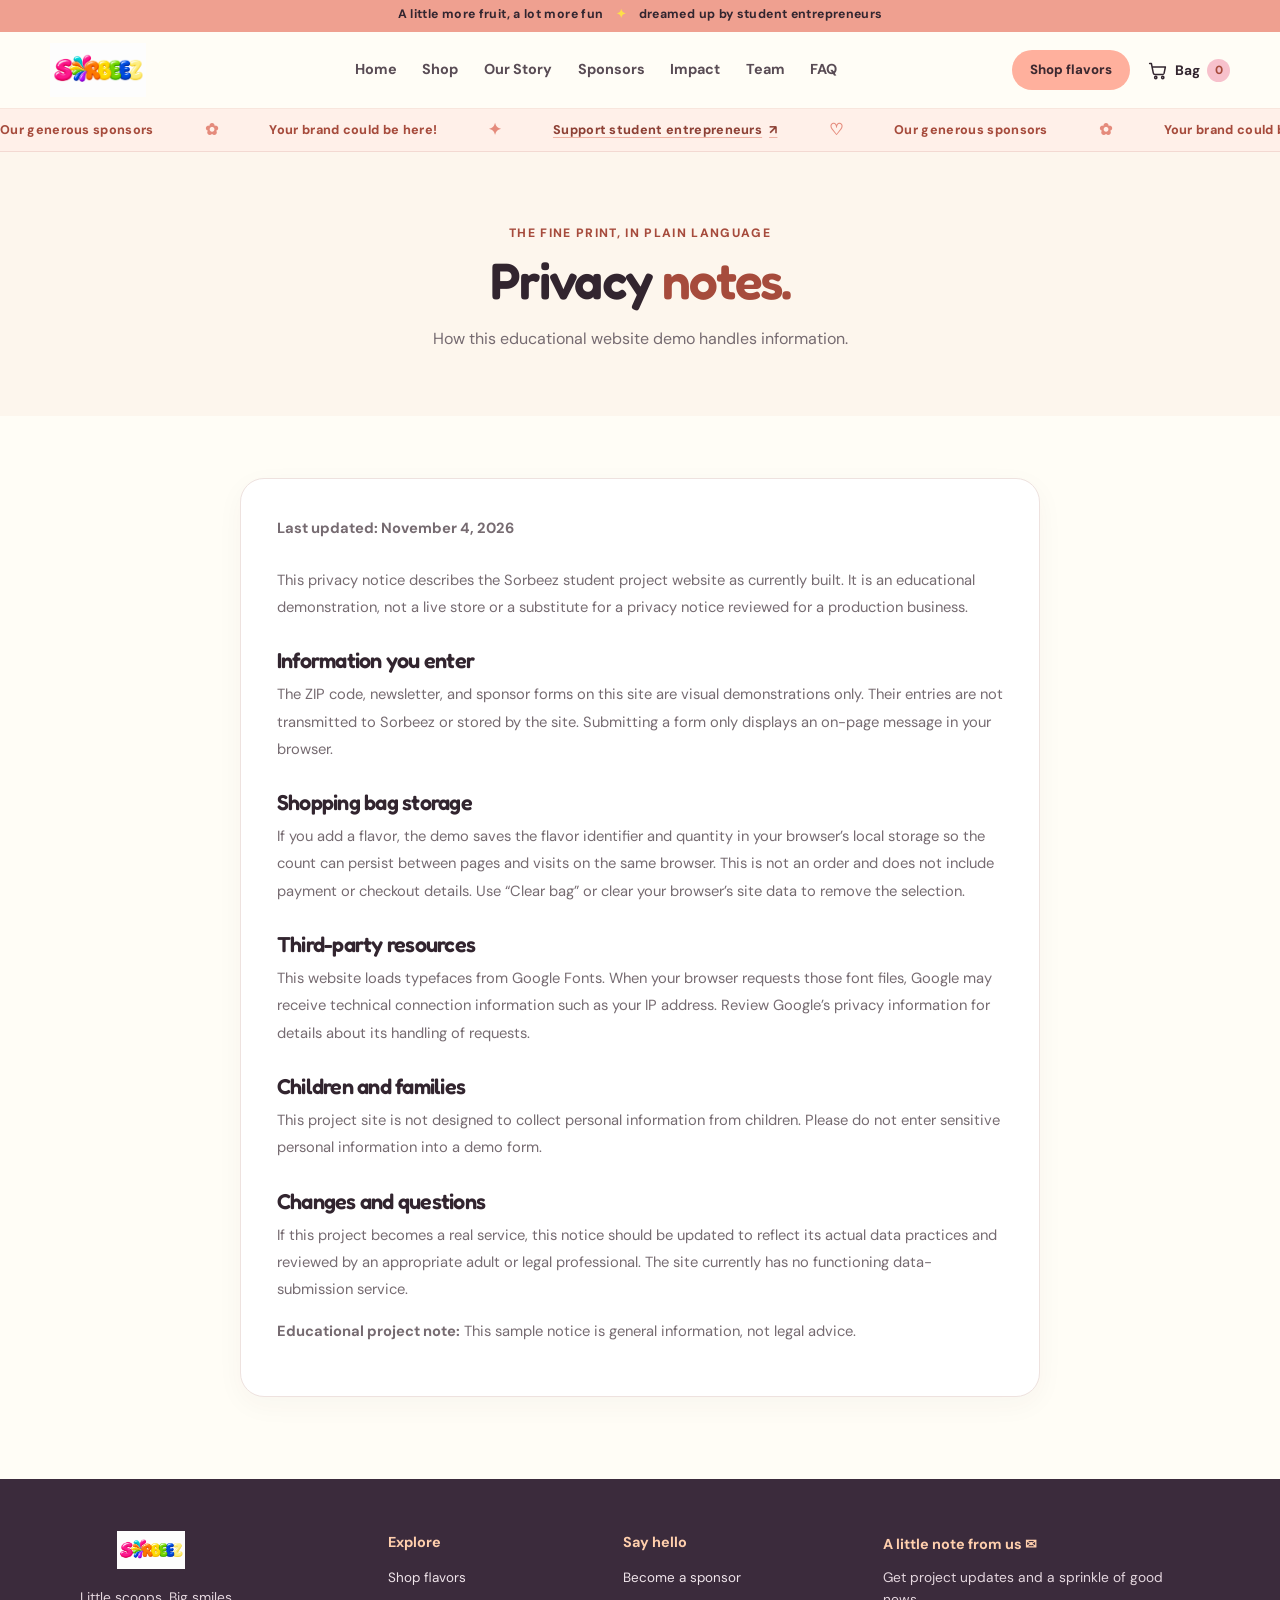
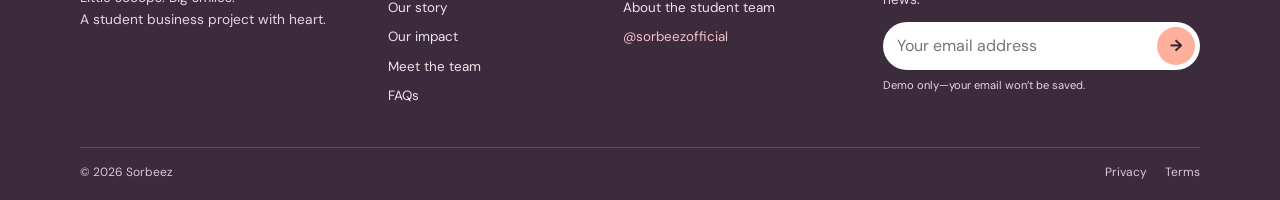
<file: privacy.html>
<!doctype html>
<html lang="en">
<head>
  <meta charset="utf-8"><meta name="viewport" content="width=device-width, initial-scale=1"><meta name="theme-color" content="#fffdf6">
  <meta name="description" content="Privacy information for the Sorbeez student business website demo.">
  <title>Privacy — Sorbeez</title>
  <link rel="icon" type="image/png" href="images/Sorbeez-Favicon.png">
  <link rel="preconnect" href="https://fonts.googleapis.com"><link rel="preconnect" href="https://fonts.gstatic.com" crossorigin>
  <link href="https://fonts.googleapis.com/css2?family=DM+Sans:wght@400;500;600;700;800&family=Fredoka:wght@500;600;700&display=swap" rel="stylesheet">
  <link rel="stylesheet" href="style.css"><script src="app.js" defer></script>
</head>
<body>
  <div class="announcement">A little more fruit, a lot more fun <span>✦</span> dreamed up by student entrepreneurs</div>
  <header class="site-header"><nav class="nav-shell" aria-label="Main navigation">
    <a class="brand" href="index.html" aria-label="Sorbeez home"><img src="images/sorbeez-rainbow-logo.png" alt="Sorbeez" onerror="this.hidden=true;this.nextElementSibling.hidden=false"><span class="brand-fallback" hidden>Sorbeez<span class="brand-dot">.</span></span></a>
    <button class="menu-toggle" type="button" aria-expanded="false" aria-controls="primary-links" aria-label="Open navigation">☰</button>
    <div class="nav-links" id="primary-links"><a href="index.html">Home</a><a href="shop.html">Shop</a><a href="story.html">Our Story</a><a href="sponsors.html">Sponsors</a><a href="impact.html">Impact</a><a href="team.html">Team</a><a href="faq.html">FAQ</a></div>
    <div class="nav-actions"><a class="button button-small button-peach nav-shop" href="shop.html">Shop flavors</a><button class="cart-button" type="button" data-open-cart aria-label="Open cart, 0 items"><svg aria-hidden="true" viewBox="0 0 24 24"><path d="M3 4h2l2.2 11.1a2 2 0 0 0 2 1.6h8.4a2 2 0 0 0 1.9-1.4L21 8H6"/><circle cx="10" cy="20" r="1.3"/><circle cx="18" cy="20" r="1.3"/></svg><span class="cart-label">Bag</span><span class="cart-count" data-cart-count aria-live="polite">0</span></button></div>
  </nav></header>
  <aside class="sponsor-ticker" aria-label="Sponsor opportunities"><div class="sponsor-ticker-track">
    <div class="sponsor-ticker-group"><span>Our generous sponsors</span><span class="ticker-flower" aria-hidden="true">✿</span><span>Your brand could be here!</span><span class="ticker-flower" aria-hidden="true">✦</span><a href="sponsors.html">Support student entrepreneurs <span aria-hidden="true">↗</span></a><span class="ticker-flower" aria-hidden="true">♡</span></div>
    <div class="sponsor-ticker-group" aria-hidden="true"><span>Our generous sponsors</span><span class="ticker-flower">✿</span><span>Your brand could be here!</span><span class="ticker-flower">✦</span><a href="sponsors.html" tabindex="-1">Support student entrepreneurs <span>↗</span></a><span class="ticker-flower">♡</span></div>
  </div></aside>
  <main>
    <section class="page-hero"><p class="eyebrow">the fine print, in plain language</p><h1>Privacy <span>notes.</span></h1><p>How this educational website demo handles information.</p></section>
    <section class="content-section"><article class="legal-copy">
      <p class="legal-updated">Last updated: November 4, 2026</p>
      <p>This privacy notice describes the Sorbeez student project website as currently built. It is an educational demonstration, not a live store or a substitute for a privacy notice reviewed for a production business.</p>
      <h2>Information you enter</h2>
      <p>The ZIP code, newsletter, and sponsor forms on this site are visual demonstrations only. Their entries are not transmitted to Sorbeez or stored by the site. Submitting a form only displays an on-page message in your browser.</p>
      <h2>Shopping bag storage</h2>
      <p>If you add a flavor, the demo saves the flavor identifier and quantity in your browser’s local storage so the count can persist between pages and visits on the same browser. This is not an order and does not include payment or checkout details. Use “Clear bag” or clear your browser’s site data to remove the selection.</p>
      <h2>Third-party resources</h2>
      <p>This website loads typefaces from Google Fonts. When your browser requests those font files, Google may receive technical connection information such as your IP address. Review Google’s privacy information for details about its handling of requests.</p>
      <h2>Children and families</h2>
      <p>This project site is not designed to collect personal information from children. Please do not enter sensitive personal information into a demo form.</p>
      <h2>Changes and questions</h2>
      <p>If this project becomes a real service, this notice should be updated to reflect its actual data practices and reviewed by an appropriate adult or legal professional. The site currently has no functioning data-submission service.</p>
      <p><strong>Educational project note:</strong> This sample notice is general information, not legal advice.</p>
    </article></section>
  </main>
  <footer class="site-footer"><div class="footer-main">
    <div class="footer-brand"><a class="brand footer-logo" href="index.html" aria-label="Sorbeez home"><img src="images/sorbeez-rainbow-logo.png" alt="Sorbeez" onerror="this.hidden=true;this.nextElementSibling.hidden=false"><span class="brand-fallback" hidden>Sorbeez<span class="brand-dot">.</span></span></a><p>Little scoops. Big smiles.<br>A student business project with heart.</p></div>
    <div class="footer-column"><b>Explore</b><a href="shop.html">Shop flavors</a><a href="story.html">Our story</a><a href="impact.html">Our impact</a><a href="team.html">Meet the team</a><a href="faq.html">FAQs</a></div>
    <div class="footer-column"><b>Say hello</b><a href="sponsors.html">Become a sponsor</a><a href="story.html">About the student team</a><span class="social-handle">@sorbeezofficial</span></div>
    <div class="newsletter"><b>A little note from us ✉</b><p>Get project updates and a sprinkle of good news.</p><form data-newsletter-form><label class="sr-only" for="newsletter-email">Your email address</label><input id="newsletter-email" type="email" placeholder="Your email address" required><button type="submit" aria-label="Sign up">→</button></form><small data-newsletter-message aria-live="polite">Demo only—your email won’t be saved.</small></div>
  </div><div class="footer-bottom"><span>© <span data-year>2026</span> Sorbeez</span><div><a href="privacy.html">Privacy</a><a href="terms.html">Terms</a></div></div></footer>
  <dialog class="cart-dialog" data-cart-dialog aria-labelledby="cart-title"><div class="dialog-top"><h2 id="cart-title">Your little bag <span>♡</span></h2><button class="icon-button" type="button" data-close-cart aria-label="Close cart">×</button></div><div class="cart-items" data-cart-items></div><div class="cart-bottom"><p data-cart-status aria-live="polite">This is a product concept—not a live checkout.</p><button class="button button-berry button-full" type="button" data-clear-cart>Clear bag</button></div></dialog>
</body>
</html>
</file>
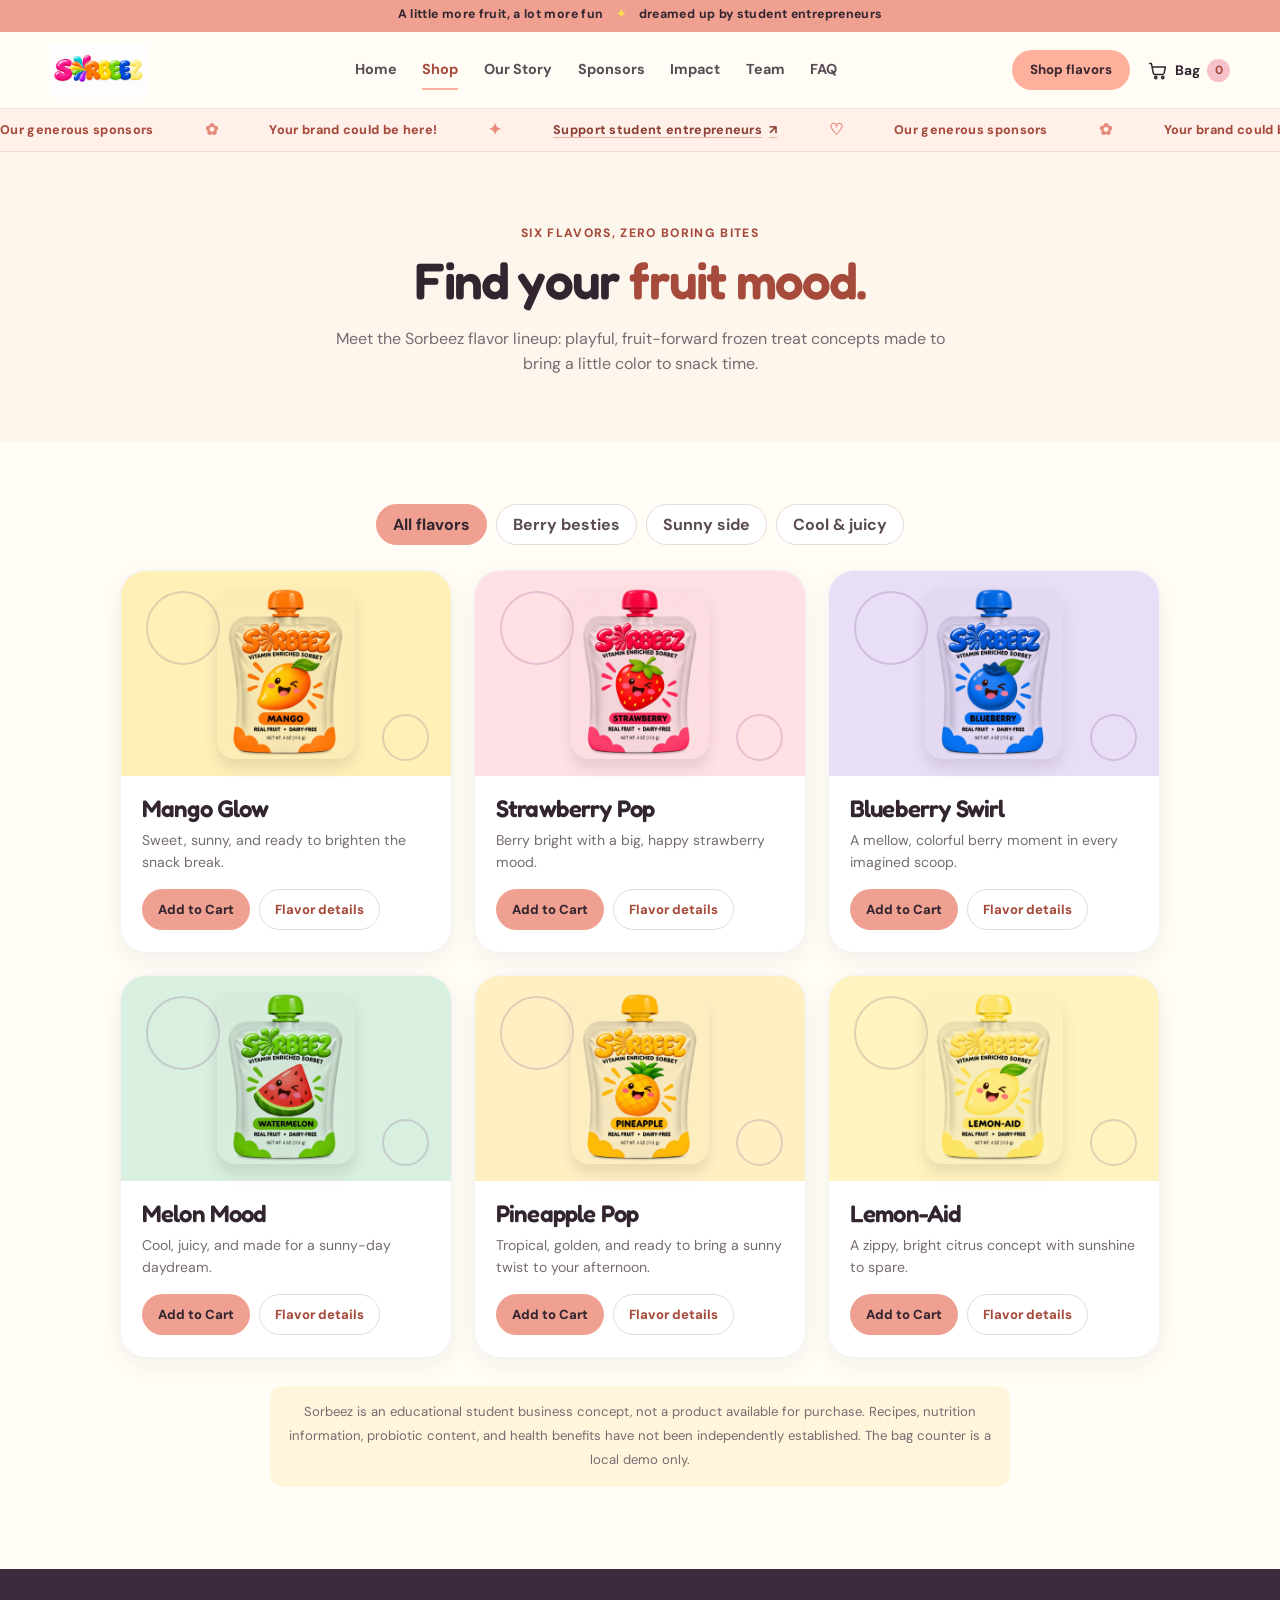
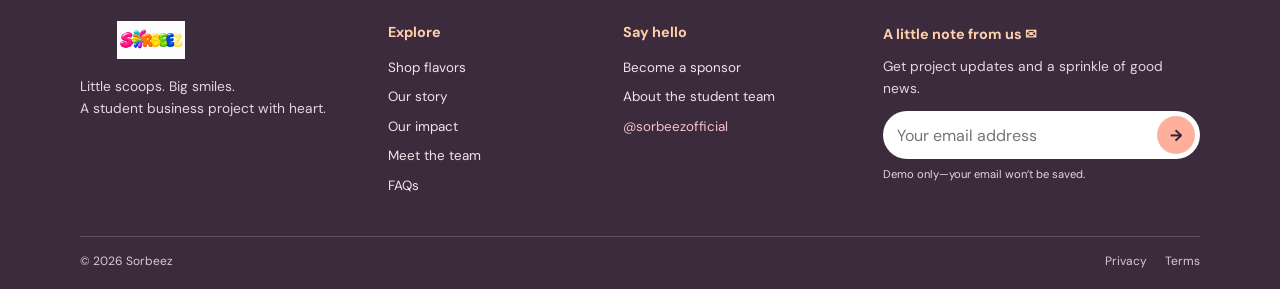
<file: shop.html>
<!doctype html>
<html lang="en">
<head>
  <meta charset="utf-8">
  <meta name="viewport" content="width=device-width, initial-scale=1">
  <meta name="theme-color" content="#fffdf6">
  <meta name="description" content="Explore six colorful Sorbeez fruit sorbet flavor concepts.">
  <title>Shop the flavors — Sorbeez</title>
  <link rel="icon" type="image/png" href="images/Sorbeez-Favicon.png">
  <link rel="preconnect" href="https://fonts.googleapis.com"><link rel="preconnect" href="https://fonts.gstatic.com" crossorigin>
  <link href="https://fonts.googleapis.com/css2?family=DM+Sans:wght@400;500;600;700;800&family=Fredoka:wght@500;600;700&display=swap" rel="stylesheet">
  <link rel="stylesheet" href="style.css"><script src="app.js" defer></script>
</head>
<body>
  <div class="announcement">A little more fruit, a lot more fun <span>✦</span> dreamed up by student entrepreneurs</div>
  <header class="site-header"><nav class="nav-shell" aria-label="Main navigation">
    <a class="brand" href="index.html" aria-label="Sorbeez home"><img src="images/sorbeez-rainbow-logo.png" alt="Sorbeez" onerror="this.hidden=true;this.nextElementSibling.hidden=false"><span class="brand-fallback" hidden>Sorbeez<span class="brand-dot">.</span></span></a>
    <button class="menu-toggle" type="button" aria-expanded="false" aria-controls="primary-links" aria-label="Open navigation">☰</button>
    <div class="nav-links" id="primary-links"><a href="index.html">Home</a><a class="active" href="shop.html">Shop</a><a href="story.html">Our Story</a><a href="sponsors.html">Sponsors</a><a href="impact.html">Impact</a><a href="team.html">Team</a><a href="faq.html">FAQ</a></div>
    <div class="nav-actions"><a class="button button-small button-peach nav-shop" href="shop.html">Shop flavors</a><button class="cart-button" type="button" data-open-cart aria-label="Open cart, 0 items"><svg aria-hidden="true" viewBox="0 0 24 24"><path d="M3 4h2l2.2 11.1a2 2 0 0 0 2 1.6h8.4a2 2 0 0 0 1.9-1.4L21 8H6"/><circle cx="10" cy="20" r="1.3"/><circle cx="18" cy="20" r="1.3"/></svg><span class="cart-label">Bag</span><span class="cart-count" data-cart-count aria-live="polite">0</span></button></div>
  </nav></header>
  <aside class="sponsor-ticker" aria-label="Sponsor opportunities"><div class="sponsor-ticker-track">
    <div class="sponsor-ticker-group"><span>Our generous sponsors</span><span class="ticker-flower" aria-hidden="true">✿</span><span>Your brand could be here!</span><span class="ticker-flower" aria-hidden="true">✦</span><a href="sponsors.html">Support student entrepreneurs <span aria-hidden="true">↗</span></a><span class="ticker-flower" aria-hidden="true">♡</span></div>
    <div class="sponsor-ticker-group" aria-hidden="true"><span>Our generous sponsors</span><span class="ticker-flower">✿</span><span>Your brand could be here!</span><span class="ticker-flower">✦</span><a href="sponsors.html" tabindex="-1">Support student entrepreneurs <span>↗</span></a><span class="ticker-flower">♡</span></div>
  </div></aside>
  <main>
    <section class="page-hero"><p class="eyebrow">six flavors, zero boring bites</p><h1>Find your <span>fruit mood.</span></h1><p>Meet the Sorbeez flavor lineup: playful, fruit-forward frozen treat concepts made to bring a little color to snack time.</p></section>
    <section class="content-section">
      <div class="shop-toolbar" aria-label="Filter flavors"><button class="filter-chip active" type="button" data-filter="all">All flavors</button><button class="filter-chip" type="button" data-filter="berry">Berry besties</button><button class="filter-chip" type="button" data-filter="sunshine">Sunny side</button><button class="filter-chip" type="button" data-filter="cool">Cool & juicy</button></div>
      <div class="shop-grid">
        <article class="flavor-card" id="mango" data-category="sunshine"><div class="flavor-visual mango"><img src="images/mango.jpg" alt="Mango Glow 4 oz packaging" data-fruit-illustration="mango"></div><div class="flavor-card-body"><h2>Mango Glow</h2><p>Sweet, sunny, and ready to brighten the snack break.</p><div class="card-actions"><button class="button button-berry" type="button" data-add-to-cart="mango">Add to Cart</button><button class="button button-soft" type="button" data-show-flavor="mango">Flavor details</button></div></div></article>
        <article class="flavor-card" id="strawberry" data-category="berry"><div class="flavor-visual strawberry"><img src="images/strawberry.jpg" alt="Strawberry Pop 4 oz packaging" data-fruit-illustration="strawberry"></div><div class="flavor-card-body"><h2>Strawberry Pop</h2><p>Berry bright with a big, happy strawberry mood.</p><div class="card-actions"><button class="button button-berry" type="button" data-add-to-cart="strawberry">Add to Cart</button><button class="button button-soft" type="button" data-show-flavor="strawberry">Flavor details</button></div></div></article>
        <article class="flavor-card" id="blueberry" data-category="berry"><div class="flavor-visual blueberry"><img src="images/blueberry.jpg" alt="Blueberry Swirl 4 oz packaging" data-fruit-illustration="blueberry"></div><div class="flavor-card-body"><h2>Blueberry Swirl</h2><p>A mellow, colorful berry moment in every imagined scoop.</p><div class="card-actions"><button class="button button-berry" type="button" data-add-to-cart="blueberry">Add to Cart</button><button class="button button-soft" type="button" data-show-flavor="blueberry">Flavor details</button></div></div></article>
        <article class="flavor-card" id="watermelon" data-category="cool"><div class="flavor-visual watermelon"><img src="images/watermelon.jpg" alt="Melon Mood 4 oz packaging" data-fruit-illustration="watermelon"></div><div class="flavor-card-body"><h2>Melon Mood</h2><p>Cool, juicy, and made for a sunny-day daydream.</p><div class="card-actions"><button class="button button-berry" type="button" data-add-to-cart="watermelon">Add to Cart</button><button class="button button-soft" type="button" data-show-flavor="watermelon">Flavor details</button></div></div></article>
        <article class="flavor-card" id="pineapple" data-category="sunshine"><div class="flavor-visual pineapple"><img src="images/pineapple.jpg" alt="Pineapple Pop 4 oz packaging" data-fruit-illustration="pineapple"></div><div class="flavor-card-body"><h2>Pineapple Pop</h2><p>Tropical, golden, and ready to bring a sunny twist to your afternoon.</p><div class="card-actions"><button class="button button-berry" type="button" data-add-to-cart="pineapple">Add to Cart</button><button class="button button-soft" type="button" data-show-flavor="pineapple">Flavor details</button></div></div></article>
        <article class="flavor-card" id="citrus" data-category="sunshine"><div class="flavor-visual citrus"><img src="images/citrus.jpg" alt="Lemon-Aid 4 oz packaging" data-fruit-illustration="citrus"></div><div class="flavor-card-body"><h2>Lemon-Aid</h2><p>A zippy, bright citrus concept with sunshine to spare.</p><div class="card-actions"><button class="button button-berry" type="button" data-add-to-cart="citrus">Add to Cart</button><button class="button button-soft" type="button" data-show-flavor="citrus">Flavor details</button></div></div></article>
      </div>
      <p class="shop-note">Sorbeez is an educational student business concept, not a product available for purchase. Recipes, nutrition information, probiotic content, and health benefits have not been independently established. The bag counter is a local demo only.</p>
      <p class="sr-only" data-add-status aria-live="polite"></p>
    </section>
  </main>
  <footer class="site-footer"><div class="footer-main">
    <div class="footer-brand"><a class="brand footer-logo" href="index.html" aria-label="Sorbeez home"><img src="images/sorbeez-rainbow-logo.png" alt="Sorbeez" onerror="this.hidden=true;this.nextElementSibling.hidden=false"><span class="brand-fallback" hidden>Sorbeez<span class="brand-dot">.</span></span></a><p>Little scoops. Big smiles.<br>A student business project with heart.</p></div>
    <div class="footer-column"><b>Explore</b><a href="shop.html">Shop flavors</a><a href="story.html">Our story</a><a href="impact.html">Our impact</a><a href="team.html">Meet the team</a><a href="faq.html">FAQs</a></div>
    <div class="footer-column"><b>Say hello</b><a href="sponsors.html">Become a sponsor</a><a href="story.html">About the student team</a><span class="social-handle">@sorbeezofficial</span></div>
    <div class="newsletter"><b>A little note from us ✉</b><p>Get project updates and a sprinkle of good news.</p><form data-newsletter-form><label class="sr-only" for="newsletter-email">Your email address</label><input id="newsletter-email" type="email" placeholder="Your email address" required><button type="submit" aria-label="Sign up">→</button></form><small data-newsletter-message aria-live="polite">Demo only—your email won’t be saved.</small></div>
  </div><div class="footer-bottom"><span>© <span data-year>2026</span> Sorbeez</span><div><a href="privacy.html">Privacy</a><a href="terms.html">Terms</a></div></div></footer>
  <dialog class="flavor-dialog" data-flavor-dialog aria-labelledby="flavor-modal-title">
    <div class="dialog-top"><span class="eyebrow">a closer look</span><button class="icon-button" type="button" data-close-dialog aria-label="Close flavor details">×</button></div>
    <div class="flavor-modal-banner" data-flavor-banner><img data-flavor-illustration alt=""><h2 id="flavor-modal-title" data-flavor-name></h2></div>
    <div class="modal-details">
      <div class="detail-tile"><b>Fruit spotlight</b><p data-detail-ingredient></p></div>
      <div class="detail-tile"><b>Vitamin notes</b><p data-detail-vitamins></p></div>
      <div class="detail-tile"><b>Fiber count</b><p data-detail-fiber></p></div>
      <div class="detail-tile"><b>Digestive enzymes</b><p data-detail-enzymes></p></div>
      <div class="detail-tile" style="grid-column:1/-1"><b>The Sorbet Advantage</b><p data-detail-advantage></p></div>
    </div>
    <p class="modal-disclaimer">These are flavor concepts, not verified product formulations. No fiber count, vitamin quantity, probiotic content, enzyme activity, or digestive benefit is being claimed. Nutrition information would require a finalized recipe and testing.</p>
    <div class="modal-footer"><button class="button button-berry button-full" type="button" data-modal-add data-add-to-cart="">Add this flavor to the demo bag</button></div>
  </dialog>
  <dialog class="cart-dialog" data-cart-dialog aria-labelledby="cart-title"><div class="dialog-top"><h2 id="cart-title">Your little bag <span>♡</span></h2><button class="icon-button" type="button" data-close-cart aria-label="Close cart">×</button></div><div class="cart-items" data-cart-items></div><div class="cart-bottom"><p data-cart-status aria-live="polite">This is a product concept—not a live checkout.</p><button class="button button-berry button-full" type="button" data-clear-cart>Clear bag</button></div></dialog>
</body>
</html>
</file>
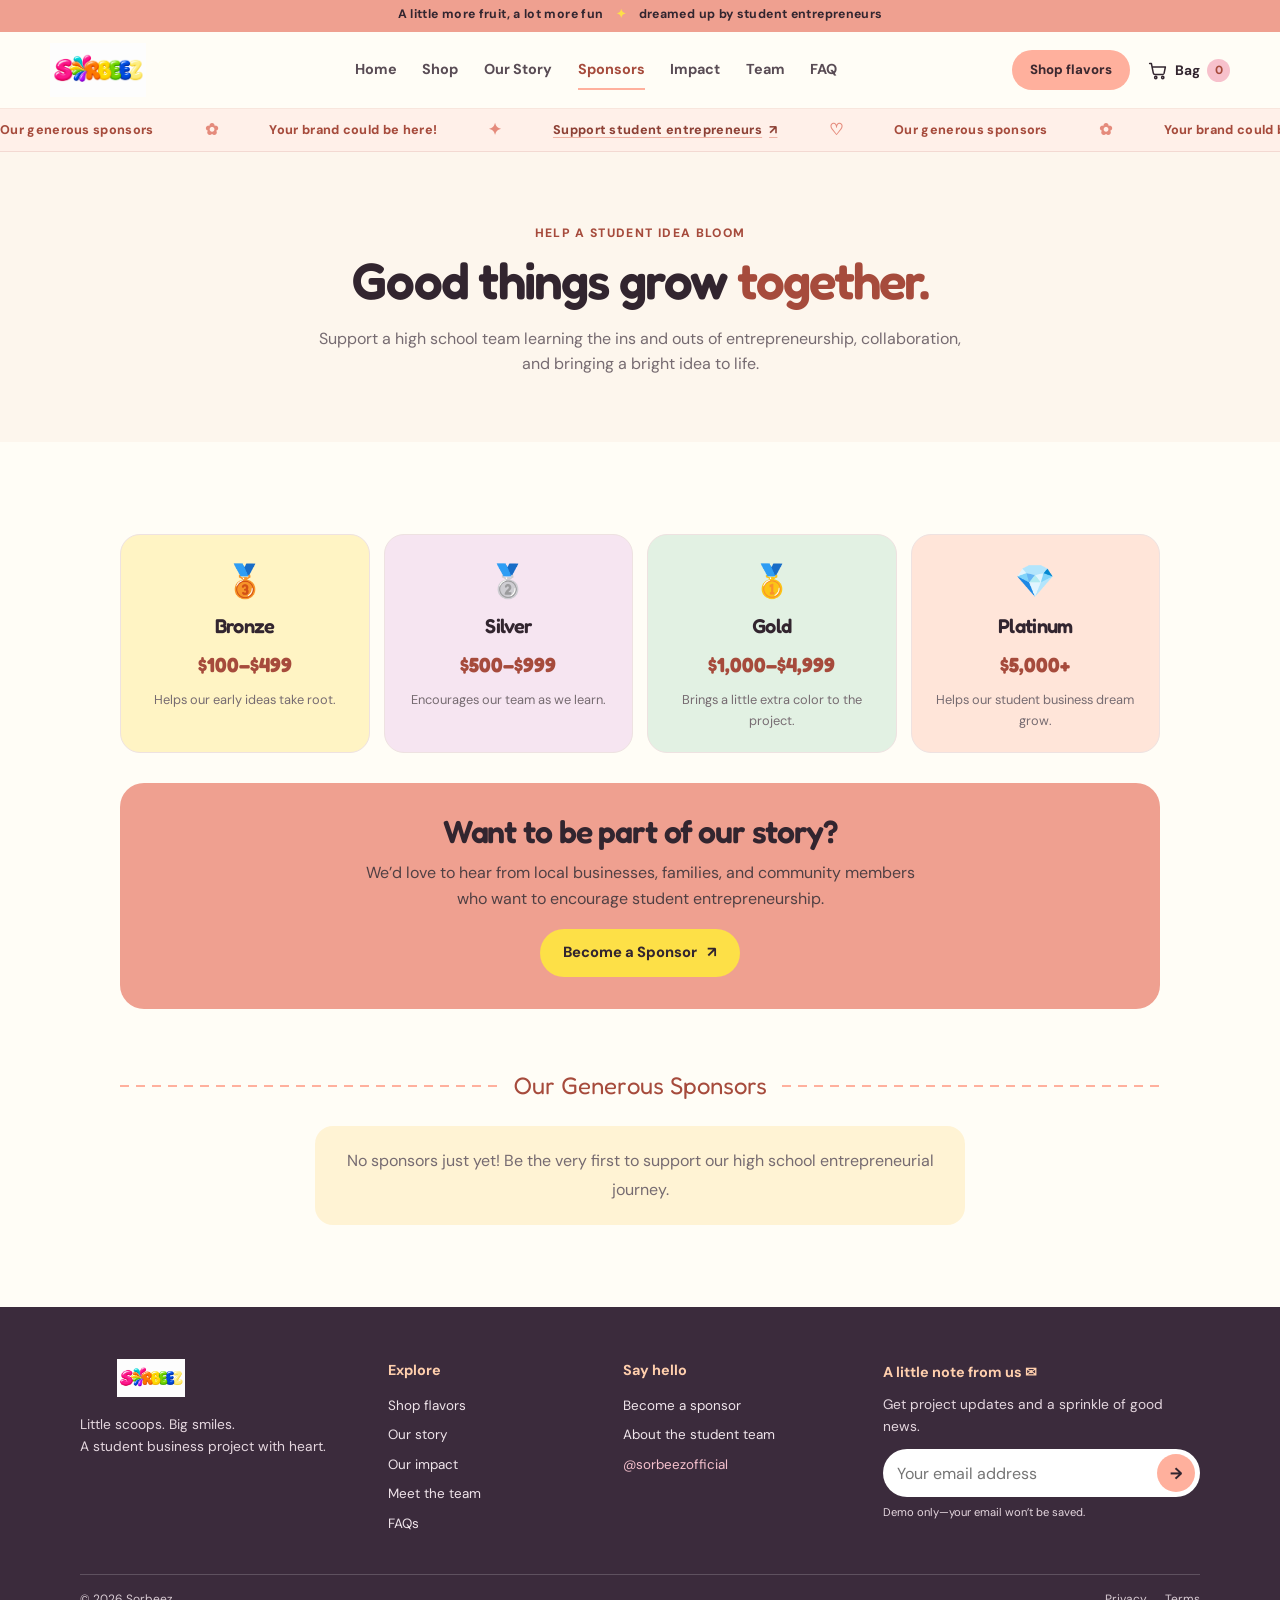
<file: sponsors.html>
<!doctype html>
<html lang="en">
<head>
  <meta charset="utf-8"><meta name="viewport" content="width=device-width, initial-scale=1"><meta name="theme-color" content="#fffdf6">
  <meta name="description" content="Explore sponsorship opportunities for the Sorbeez student business project.">
  <title>Sponsors — Sorbeez</title>
  <link rel="icon" type="image/png" href="images/Sorbeez-Favicon.png">
  <link rel="preconnect" href="https://fonts.googleapis.com"><link rel="preconnect" href="https://fonts.gstatic.com" crossorigin>
  <link href="https://fonts.googleapis.com/css2?family=DM+Sans:wght@400;500;600;700;800&family=Fredoka:wght@500;600;700&display=swap" rel="stylesheet">
  <link rel="stylesheet" href="style.css"><script src="app.js" defer></script>
</head>
<body>
  <div class="announcement">A little more fruit, a lot more fun <span>✦</span> dreamed up by student entrepreneurs</div>
  <header class="site-header"><nav class="nav-shell" aria-label="Main navigation">
    <a class="brand" href="index.html" aria-label="Sorbeez home"><img src="images/sorbeez-rainbow-logo.png" alt="Sorbeez" onerror="this.hidden=true;this.nextElementSibling.hidden=false"><span class="brand-fallback" hidden>Sorbeez<span class="brand-dot">.</span></span></a>
    <button class="menu-toggle" type="button" aria-expanded="false" aria-controls="primary-links" aria-label="Open navigation">☰</button>
    <div class="nav-links" id="primary-links"><a href="index.html">Home</a><a href="shop.html">Shop</a><a href="story.html">Our Story</a><a class="active" href="sponsors.html">Sponsors</a><a href="impact.html">Impact</a><a href="team.html">Team</a><a href="faq.html">FAQ</a></div>
    <div class="nav-actions"><a class="button button-small button-peach nav-shop" href="shop.html">Shop flavors</a><button class="cart-button" type="button" data-open-cart aria-label="Open cart, 0 items"><svg aria-hidden="true" viewBox="0 0 24 24"><path d="M3 4h2l2.2 11.1a2 2 0 0 0 2 1.6h8.4a2 2 0 0 0 1.9-1.4L21 8H6"/><circle cx="10" cy="20" r="1.3"/><circle cx="18" cy="20" r="1.3"/></svg><span class="cart-label">Bag</span><span class="cart-count" data-cart-count aria-live="polite">0</span></button></div>
  </nav></header>
  <aside class="sponsor-ticker" aria-label="Sponsor opportunities"><div class="sponsor-ticker-track">
    <div class="sponsor-ticker-group"><span>Our generous sponsors</span><span class="ticker-flower" aria-hidden="true">✿</span><span>Your brand could be here!</span><span class="ticker-flower" aria-hidden="true">✦</span><a href="sponsors.html">Support student entrepreneurs <span aria-hidden="true">↗</span></a><span class="ticker-flower" aria-hidden="true">♡</span></div>
    <div class="sponsor-ticker-group" aria-hidden="true"><span>Our generous sponsors</span><span class="ticker-flower">✿</span><span>Your brand could be here!</span><span class="ticker-flower">✦</span><a href="sponsors.html" tabindex="-1">Support student entrepreneurs <span>↗</span></a><span class="ticker-flower">♡</span></div>
  </div></aside>
  <main>
    <section class="page-hero"><p class="eyebrow">help a student idea bloom</p><h1>Good things grow <span>together.</span></h1><p>Support a high school team learning the ins and outs of entrepreneurship, collaboration, and bringing a bright idea to life.</p></section>
    <section class="content-section">
      <div class="tier-grid" aria-label="Sponsorship levels">
        <article class="tier-card"><span class="tier-icon" aria-hidden="true">🥉</span><h3>Bronze</h3><p class="tier-amount">$100–$499</p><p>Helps our early ideas take root.</p></article>
        <article class="tier-card"><span class="tier-icon" aria-hidden="true">🥈</span><h3>Silver</h3><p class="tier-amount">$500–$999</p><p>Encourages our team as we learn.</p></article>
        <article class="tier-card"><span class="tier-icon" aria-hidden="true">🥇</span><h3>Gold</h3><p class="tier-amount">$1,000–$4,999</p><p>Brings a little extra color to the project.</p></article>
        <article class="tier-card"><span class="tier-icon" aria-hidden="true">💎</span><h3>Platinum</h3><p class="tier-amount">$5,000+</p><p>Helps our student business dream grow.</p></article>
      </div>
      <div class="sponsor-cta"><h2>Want to be part of our story?</h2><p>We’d love to hear from local businesses, families, and community members who want to encourage student entrepreneurship.</p><a class="button" href="mailto:msoohoo@rbusd.org?subject=Sorbeez%20Sponsorship%20Inquiry">Become a Sponsor <span aria-hidden="true">↗</span></a></div>
      <div class="sponsor-divider">Our Generous Sponsors</div>
      <p class="sponsor-empty">No sponsors just yet! Be the very first to support our high school entrepreneurial journey.</p>
    </section>
  </main>
  <footer class="site-footer"><div class="footer-main">
    <div class="footer-brand"><a class="brand footer-logo" href="index.html" aria-label="Sorbeez home"><img src="images/sorbeez-rainbow-logo.png" alt="Sorbeez" onerror="this.hidden=true;this.nextElementSibling.hidden=false"><span class="brand-fallback" hidden>Sorbeez<span class="brand-dot">.</span></span></a><p>Little scoops. Big smiles.<br>A student business project with heart.</p></div>
    <div class="footer-column"><b>Explore</b><a href="shop.html">Shop flavors</a><a href="story.html">Our story</a><a href="impact.html">Our impact</a><a href="team.html">Meet the team</a><a href="faq.html">FAQs</a></div>
    <div class="footer-column"><b>Say hello</b><a href="sponsors.html">Become a sponsor</a><a href="story.html">About the student team</a><span class="social-handle">@sorbeezofficial</span></div>
    <div class="newsletter"><b>A little note from us ✉</b><p>Get project updates and a sprinkle of good news.</p><form data-newsletter-form><label class="sr-only" for="newsletter-email">Your email address</label><input id="newsletter-email" type="email" placeholder="Your email address" required><button type="submit" aria-label="Sign up">→</button></form><small data-newsletter-message aria-live="polite">Demo only—your email won’t be saved.</small></div>
  </div><div class="footer-bottom"><span>© <span data-year>2026</span> Sorbeez</span><div><a href="privacy.html">Privacy</a><a href="terms.html">Terms</a></div></div></footer>
  <dialog class="cart-dialog" data-cart-dialog aria-labelledby="cart-title"><div class="dialog-top"><h2 id="cart-title">Your little bag <span>♡</span></h2><button class="icon-button" type="button" data-close-cart aria-label="Close cart">×</button></div><div class="cart-items" data-cart-items></div><div class="cart-bottom"><p data-cart-status aria-live="polite">This is a product concept—not a live checkout.</p><button class="button button-berry button-full" type="button" data-clear-cart>Clear bag</button></div></dialog>
</body>
</html>
</file>
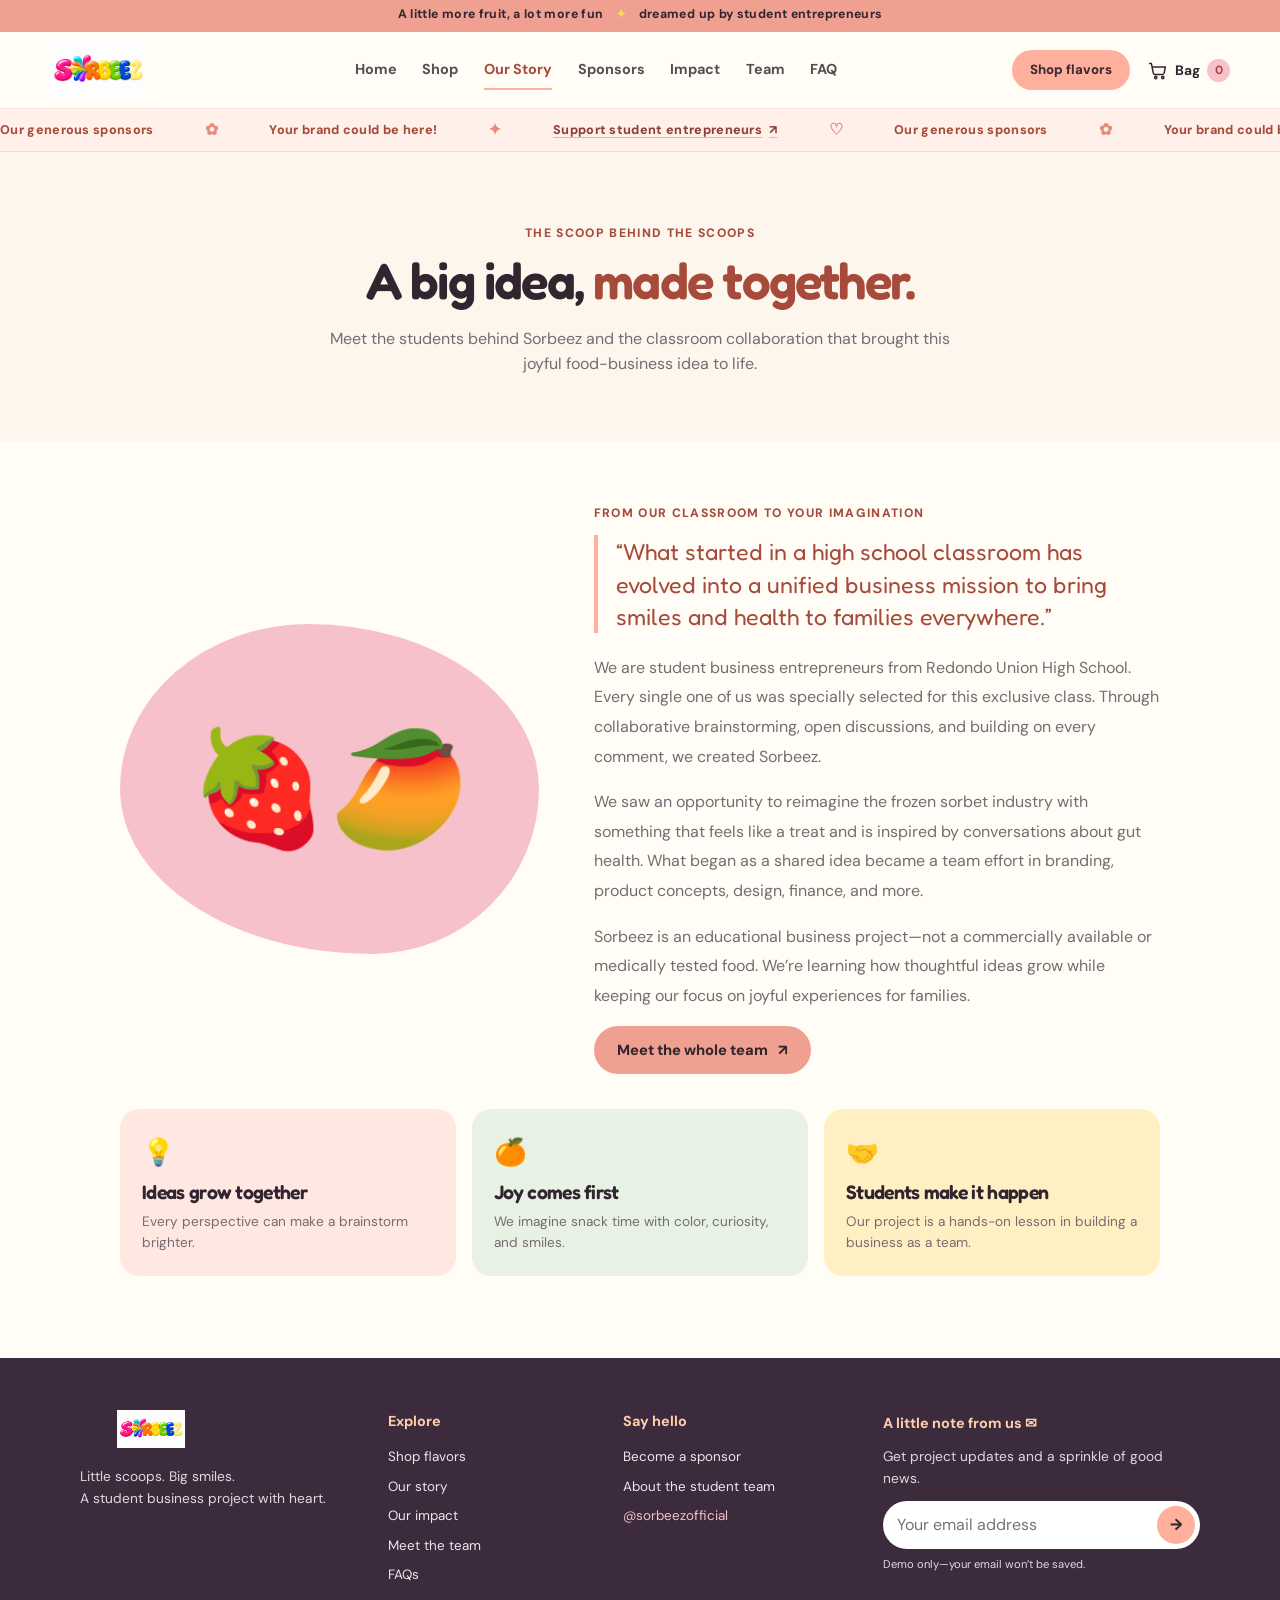
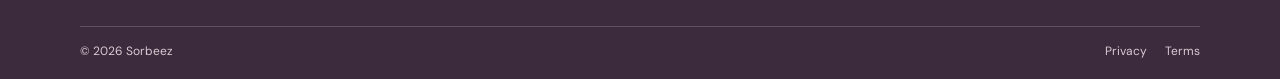
<file: story.html>
<!doctype html>
<html lang="en">
<head>
  <meta charset="utf-8"><meta name="viewport" content="width=device-width, initial-scale=1"><meta name="theme-color" content="#fffdf6">
  <meta name="description" content="The story of Sorbeez, a student business project from Redondo Union High School.">
  <title>Our Story — Sorbeez</title>
  <link rel="icon" type="image/png" href="images/Sorbeez-Favicon.png">
  <link rel="preconnect" href="https://fonts.googleapis.com"><link rel="preconnect" href="https://fonts.gstatic.com" crossorigin>
  <link href="https://fonts.googleapis.com/css2?family=DM+Sans:wght@400;500;600;700;800&family=Fredoka:wght@500;600;700&display=swap" rel="stylesheet">
  <link rel="stylesheet" href="style.css"><script src="app.js" defer></script>
</head>
<body>
  <div class="announcement">A little more fruit, a lot more fun <span>✦</span> dreamed up by student entrepreneurs</div>
  <header class="site-header"><nav class="nav-shell" aria-label="Main navigation">
    <a class="brand" href="index.html" aria-label="Sorbeez home"><img src="images/sorbeez-rainbow-logo.png" alt="Sorbeez" onerror="this.hidden=true;this.nextElementSibling.hidden=false"><span class="brand-fallback" hidden>Sorbeez<span class="brand-dot">.</span></span></a>
    <button class="menu-toggle" type="button" aria-expanded="false" aria-controls="primary-links" aria-label="Open navigation">☰</button>
    <div class="nav-links" id="primary-links"><a href="index.html">Home</a><a href="shop.html">Shop</a><a class="active" href="story.html">Our Story</a><a href="sponsors.html">Sponsors</a><a href="impact.html">Impact</a><a href="team.html">Team</a><a href="faq.html">FAQ</a></div>
    <div class="nav-actions"><a class="button button-small button-peach nav-shop" href="shop.html">Shop flavors</a><button class="cart-button" type="button" data-open-cart aria-label="Open cart, 0 items"><svg aria-hidden="true" viewBox="0 0 24 24"><path d="M3 4h2l2.2 11.1a2 2 0 0 0 2 1.6h8.4a2 2 0 0 0 1.9-1.4L21 8H6"/><circle cx="10" cy="20" r="1.3"/><circle cx="18" cy="20" r="1.3"/></svg><span class="cart-label">Bag</span><span class="cart-count" data-cart-count aria-live="polite">0</span></button></div>
  </nav></header>
  <aside class="sponsor-ticker" aria-label="Sponsor opportunities"><div class="sponsor-ticker-track">
    <div class="sponsor-ticker-group"><span>Our generous sponsors</span><span class="ticker-flower" aria-hidden="true">✿</span><span>Your brand could be here!</span><span class="ticker-flower" aria-hidden="true">✦</span><a href="sponsors.html">Support student entrepreneurs <span aria-hidden="true">↗</span></a><span class="ticker-flower" aria-hidden="true">♡</span></div>
    <div class="sponsor-ticker-group" aria-hidden="true"><span>Our generous sponsors</span><span class="ticker-flower">✿</span><span>Your brand could be here!</span><span class="ticker-flower">✦</span><a href="sponsors.html" tabindex="-1">Support student entrepreneurs <span>↗</span></a><span class="ticker-flower">♡</span></div>
  </div></aside>
  <main>
    <section class="page-hero"><p class="eyebrow">the scoop behind the scoops</p><h1>A big idea, <span>made together.</span></h1><p>Meet the students behind Sorbeez and the classroom collaboration that brought this joyful food-business idea to life.</p></section>
    <section class="content-section">
      <div class="story-layout">
        <div class="story-art-panel" aria-hidden="true">🍓🥭</div>
        <div>
          <p class="eyebrow">from our classroom to your imagination</p>
          <blockquote class="story-quote">“What started in a high school classroom has evolved into a unified business mission to bring smiles and health to families everywhere.”</blockquote>
          <p>We are student business entrepreneurs from Redondo Union High School. Every single one of us was specially selected for this exclusive class. Through collaborative brainstorming, open discussions, and building on every comment, we created Sorbeez.</p>
          <p>We saw an opportunity to reimagine the frozen sorbet industry with something that feels like a treat and is inspired by conversations about gut health. What began as a shared idea became a team effort in branding, product concepts, design, finance, and more.</p>
          <p>Sorbeez is an educational business project—not a commercially available or medically tested food. We’re learning how thoughtful ideas grow while keeping our focus on joyful experiences for families.</p>
          <a class="button button-berry" href="team.html">Meet the whole team <span aria-hidden="true">↗</span></a>
        </div>
      </div>
      <div class="values-grid">
        <article class="value-card"><span aria-hidden="true">💡</span><h3>Ideas grow together</h3><p>Every perspective can make a brainstorm brighter.</p></article>
        <article class="value-card"><span aria-hidden="true">🍊</span><h3>Joy comes first</h3><p>We imagine snack time with color, curiosity, and smiles.</p></article>
        <article class="value-card"><span aria-hidden="true">🤝</span><h3>Students make it happen</h3><p>Our project is a hands-on lesson in building a business as a team.</p></article>
      </div>
    </section>
  </main>
  <footer class="site-footer"><div class="footer-main">
    <div class="footer-brand"><a class="brand footer-logo" href="index.html" aria-label="Sorbeez home"><img src="images/sorbeez-rainbow-logo.png" alt="Sorbeez" onerror="this.hidden=true;this.nextElementSibling.hidden=false"><span class="brand-fallback" hidden>Sorbeez<span class="brand-dot">.</span></span></a><p>Little scoops. Big smiles.<br>A student business project with heart.</p></div>
    <div class="footer-column"><b>Explore</b><a href="shop.html">Shop flavors</a><a href="story.html">Our story</a><a href="impact.html">Our impact</a><a href="team.html">Meet the team</a><a href="faq.html">FAQs</a></div>
    <div class="footer-column"><b>Say hello</b><a href="sponsors.html">Become a sponsor</a><a href="story.html">About the student team</a><span class="social-handle">@sorbeezofficial</span></div>
    <div class="newsletter"><b>A little note from us ✉</b><p>Get project updates and a sprinkle of good news.</p><form data-newsletter-form><label class="sr-only" for="newsletter-email">Your email address</label><input id="newsletter-email" type="email" placeholder="Your email address" required><button type="submit" aria-label="Sign up">→</button></form><small data-newsletter-message aria-live="polite">Demo only—your email won’t be saved.</small></div>
  </div><div class="footer-bottom"><span>© <span data-year>2026</span> Sorbeez</span><div><a href="privacy.html">Privacy</a><a href="terms.html">Terms</a></div></div></footer>
  <dialog class="cart-dialog" data-cart-dialog aria-labelledby="cart-title"><div class="dialog-top"><h2 id="cart-title">Your little bag <span>♡</span></h2><button class="icon-button" type="button" data-close-cart aria-label="Close cart">×</button></div><div class="cart-items" data-cart-items></div><div class="cart-bottom"><p data-cart-status aria-live="polite">This is a product concept—not a live checkout.</p><button class="button button-berry button-full" type="button" data-clear-cart>Clear bag</button></div></dialog>
</body>
</html>
</file>
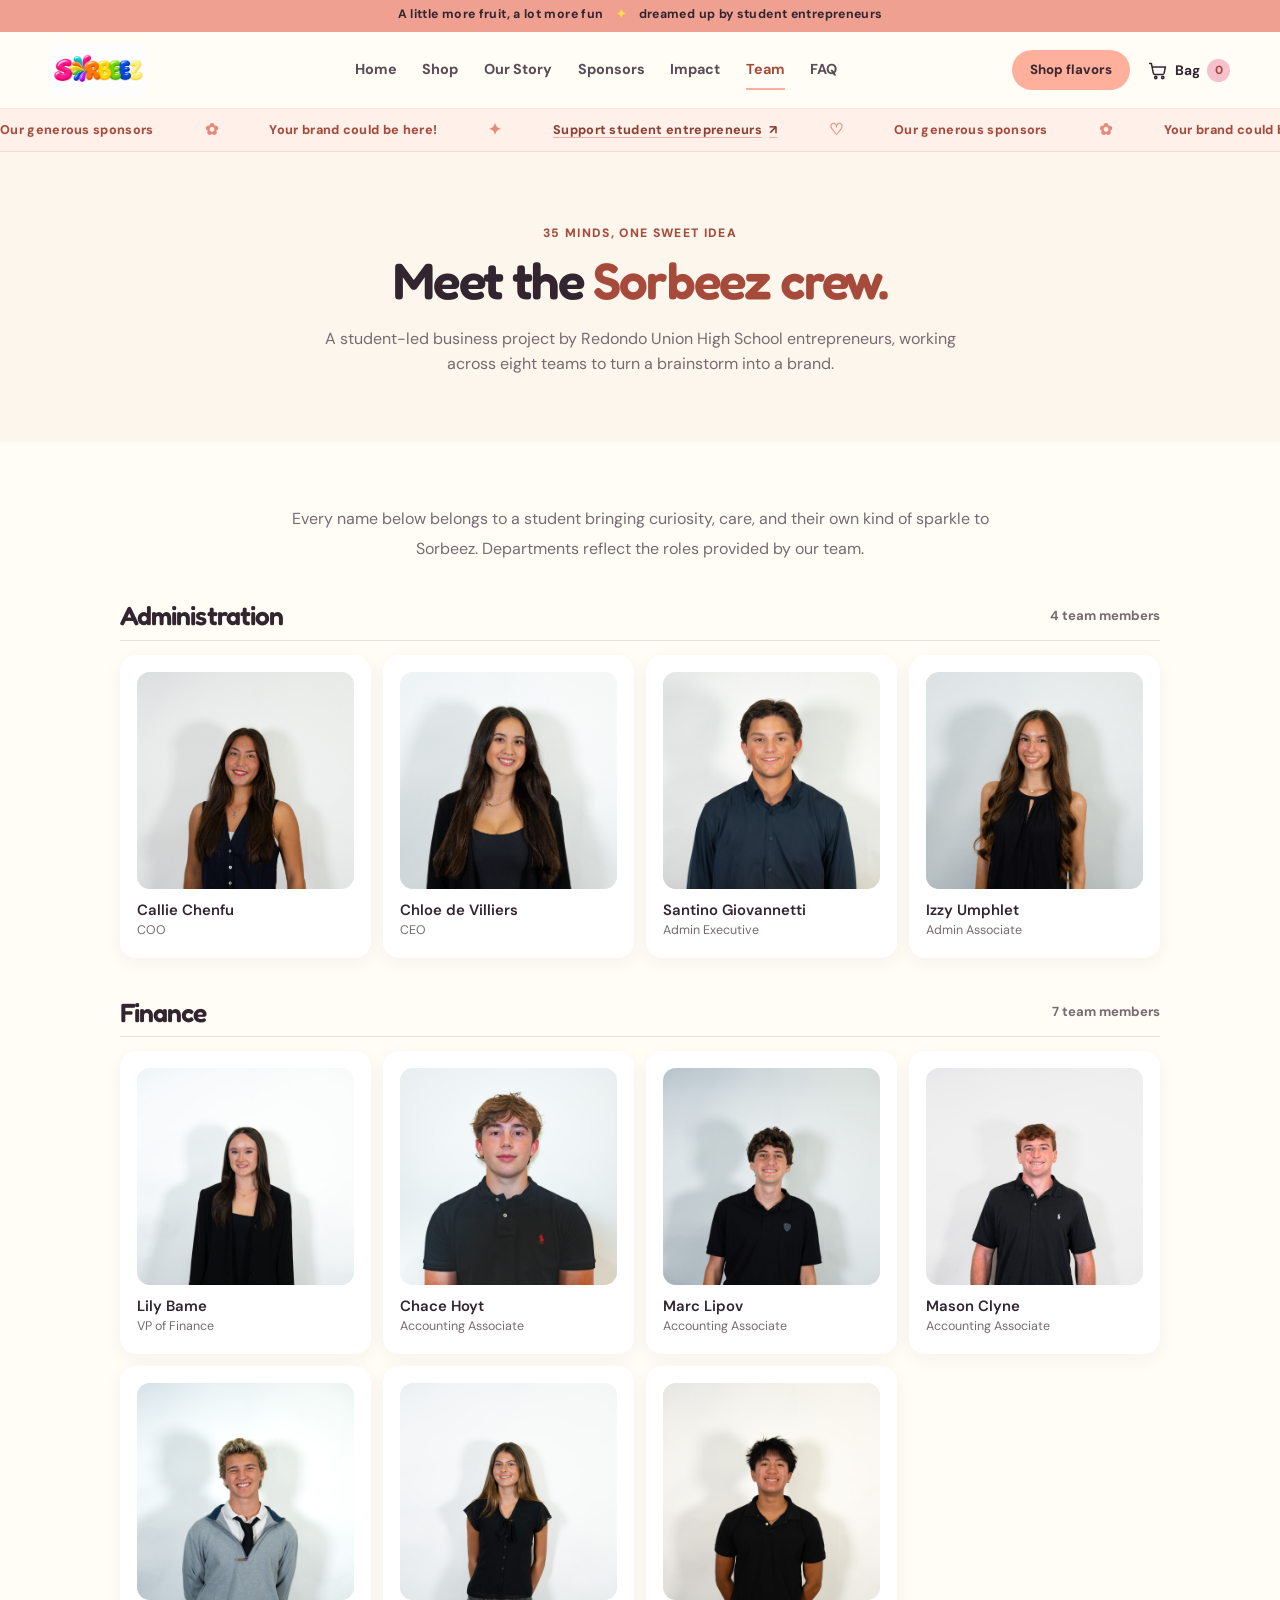
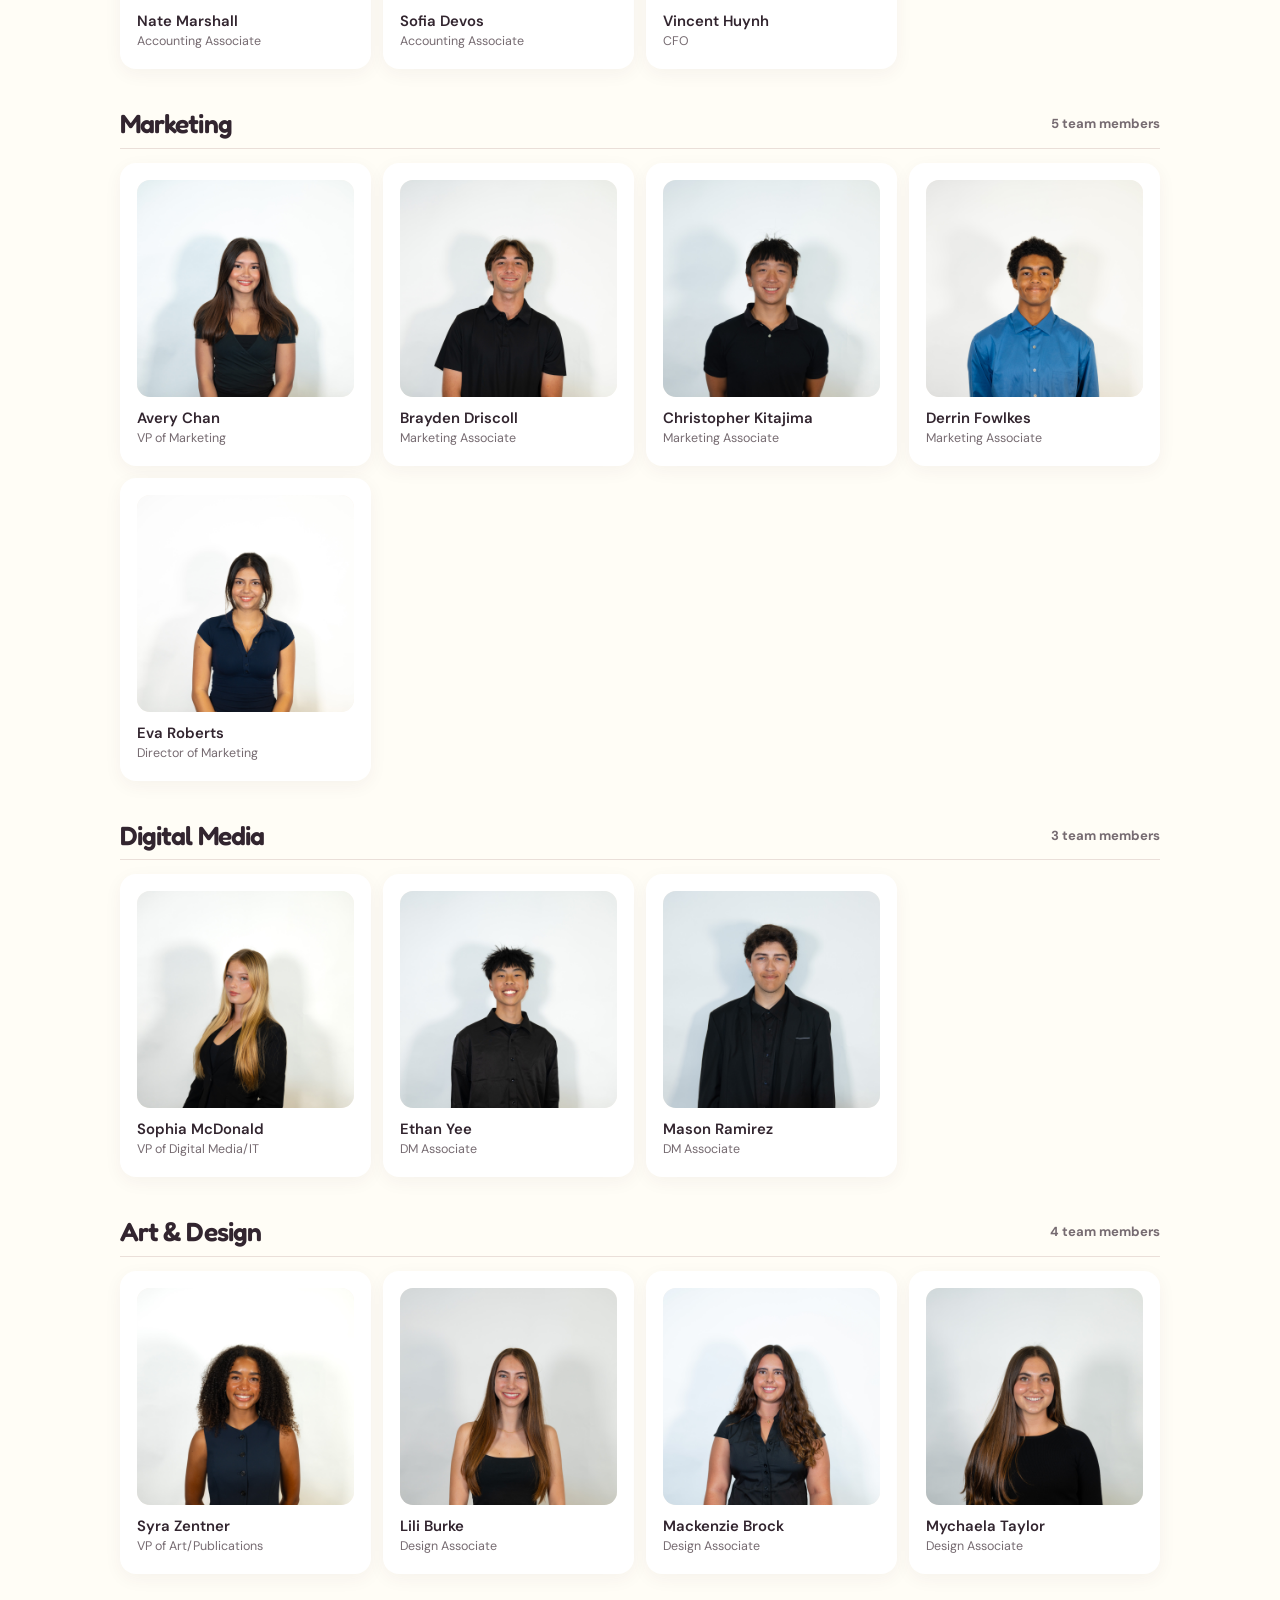
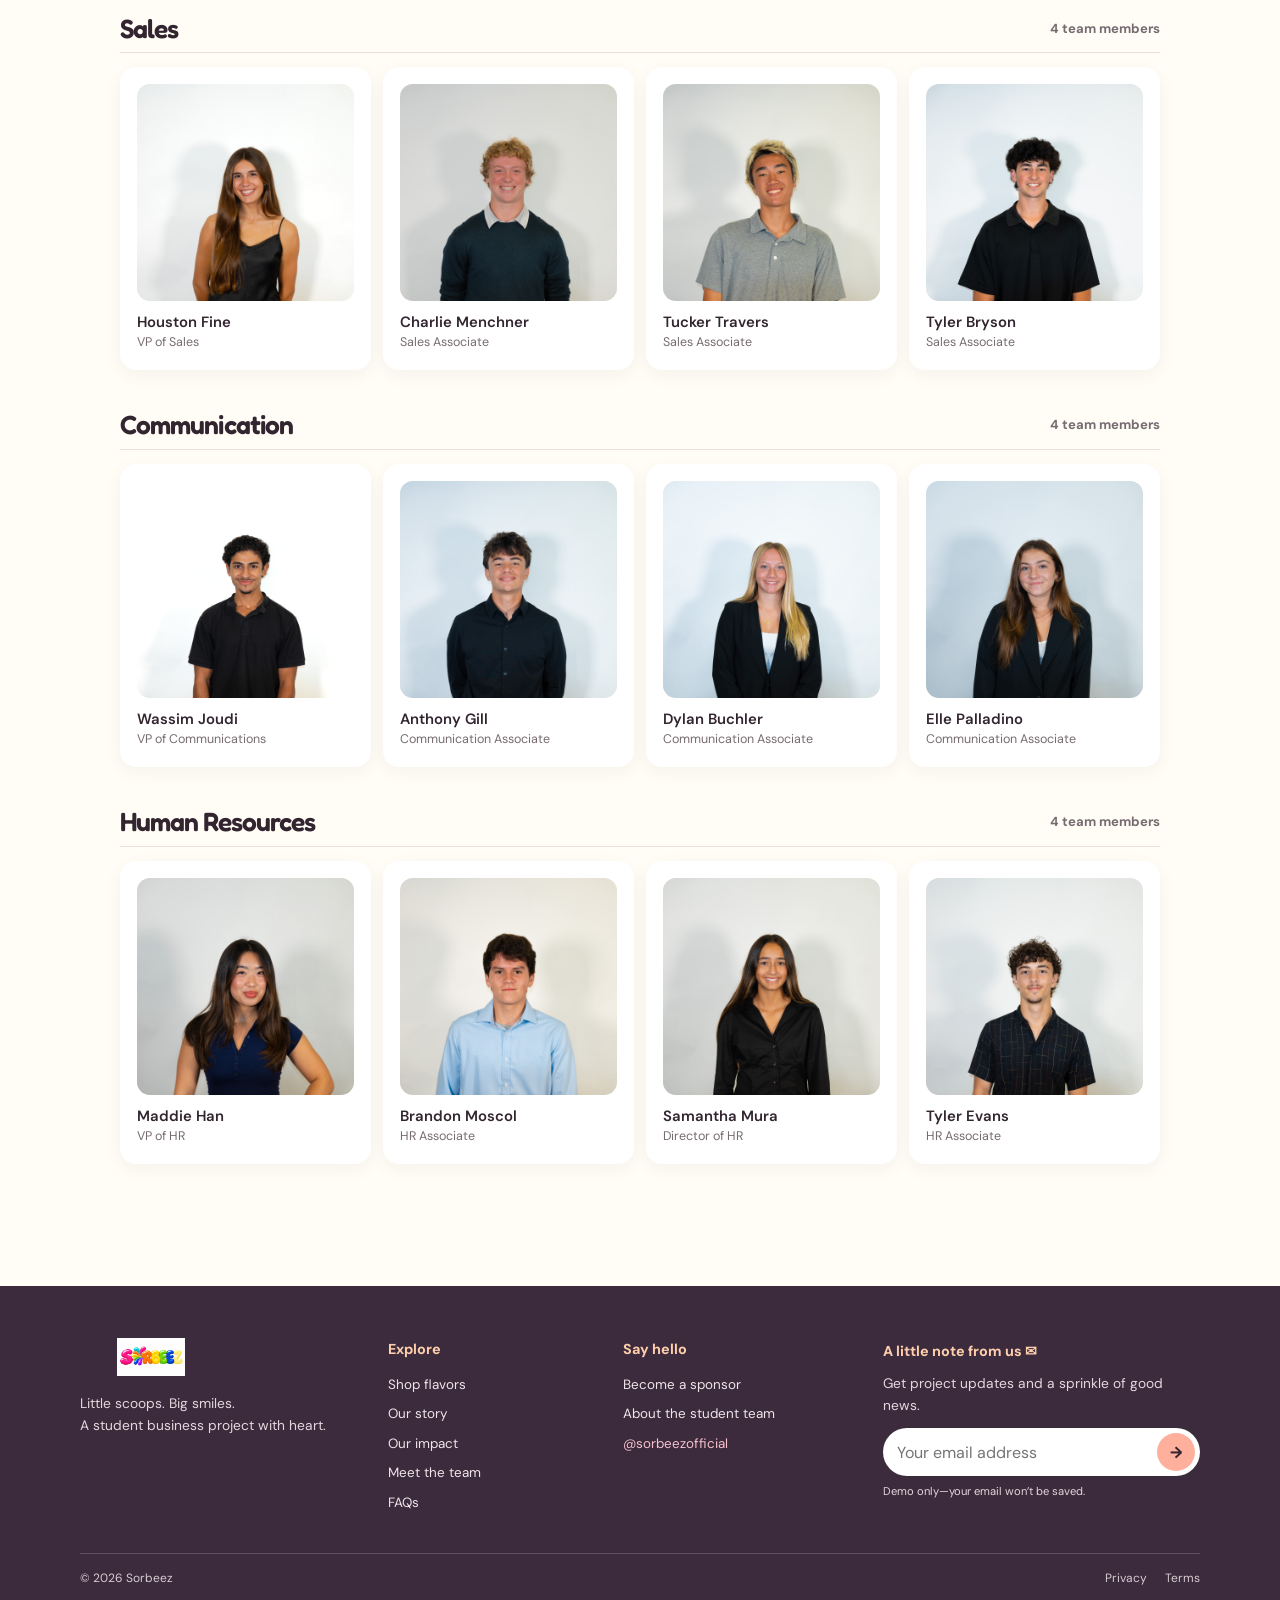
<file: team.html>
<!doctype html>
<html lang="en">
<head>
  <meta charset="utf-8"><meta name="viewport" content="width=device-width, initial-scale=1"><meta name="theme-color" content="#fffdf6">
  <meta name="description" content="Meet the 35 student entrepreneurs behind the Sorbeez business project.">
  <title>Meet the Team — Sorbeez</title>
  <link rel="icon" type="image/png" href="images/Sorbeez-Favicon.png">
  <link rel="preconnect" href="https://fonts.googleapis.com"><link rel="preconnect" href="https://fonts.gstatic.com" crossorigin>
  <link href="https://fonts.googleapis.com/css2?family=DM+Sans:wght@400;500;600;700;800&family=Fredoka:wght@500;600;700&display=swap" rel="stylesheet">
  <link rel="stylesheet" href="style.css"><script src="app.js" defer></script>
</head>
<body>
  <div class="announcement">A little more fruit, a lot more fun <span>✦</span> dreamed up by student entrepreneurs</div>
  <header class="site-header"><nav class="nav-shell" aria-label="Main navigation">
    <a class="brand" href="index.html" aria-label="Sorbeez home"><img src="images/sorbeez-rainbow-logo.png" alt="Sorbeez" onerror="this.hidden=true;this.nextElementSibling.hidden=false"><span class="brand-fallback" hidden>Sorbeez<span class="brand-dot">.</span></span></a>
    <button class="menu-toggle" type="button" aria-expanded="false" aria-controls="primary-links" aria-label="Open navigation">☰</button>
    <div class="nav-links" id="primary-links"><a href="index.html">Home</a><a href="shop.html">Shop</a><a href="story.html">Our Story</a><a href="sponsors.html">Sponsors</a><a href="impact.html">Impact</a><a class="active" href="team.html">Team</a><a href="faq.html">FAQ</a></div>
    <div class="nav-actions"><a class="button button-small button-peach nav-shop" href="shop.html">Shop flavors</a><button class="cart-button" type="button" data-open-cart aria-label="Open cart, 0 items"><svg aria-hidden="true" viewBox="0 0 24 24"><path d="M3 4h2l2.2 11.1a2 2 0 0 0 2 1.6h8.4a2 2 0 0 0 1.9-1.4L21 8H6"/><circle cx="10" cy="20" r="1.3"/><circle cx="18" cy="20" r="1.3"/></svg><span class="cart-label">Bag</span><span class="cart-count" data-cart-count aria-live="polite">0</span></button></div>
  </nav></header>
  <aside class="sponsor-ticker" aria-label="Sponsor opportunities"><div class="sponsor-ticker-track">
    <div class="sponsor-ticker-group"><span>Our generous sponsors</span><span class="ticker-flower" aria-hidden="true">✿</span><span>Your brand could be here!</span><span class="ticker-flower" aria-hidden="true">✦</span><a href="sponsors.html">Support student entrepreneurs <span aria-hidden="true">↗</span></a><span class="ticker-flower" aria-hidden="true">♡</span></div>
    <div class="sponsor-ticker-group" aria-hidden="true"><span>Our generous sponsors</span><span class="ticker-flower">✿</span><span>Your brand could be here!</span><span class="ticker-flower">✦</span><a href="sponsors.html" tabindex="-1">Support student entrepreneurs <span>↗</span></a><span class="ticker-flower">♡</span></div>
  </div></aside>
  <main>
    <section class="page-hero"><p class="eyebrow">35 minds, one sweet idea</p><h1>Meet the <span>Sorbeez crew.</span></h1><p>A student-led business project by Redondo Union High School entrepreneurs, working across eight teams to turn a brainstorm into a brand.</p></section>
    <section class="content-section">
      <p class="team-intro">Every name below belongs to a student bringing curiosity, care, and their own kind of sparkle to Sorbeez. Departments reflect the roles provided by our team.</p>
      <section class="team-department" aria-labelledby="admin-title"><div class="department-heading"><h2 id="admin-title">Administration</h2><span>4 team members</span></div><div class="team-grid">
        <article class="team-card"><img class="team-photo" src="images/Callie.jpg" alt=""><h3>Callie Chenfu</h3><p>COO</p></article>
        <article class="team-card"><img class="team-photo" src="images/Chloe.jpg" alt=""><h3>Chloe de Villiers</h3><p>CEO</p></article>
        <article class="team-card"><img class="team-photo" src="images/Santino.jpg" alt=""><h3>Santino Giovannetti</h3><p>Admin Executive</p></article>
        <article class="team-card"><img class="team-photo" src="images/Izzie.jpg" alt=""><h3>Izzy Umphlet</h3><p>Admin Associate</p></article>
      </div></section>
      <section class="team-department" aria-labelledby="finance-title"><div class="department-heading"><h2 id="finance-title">Finance</h2><span>7 team members</span></div><div class="team-grid">
        <article class="team-card"><img class="team-photo" src="images/LilyBame.jpg" alt=""><h3>Lily Bame</h3><p>VP of Finance</p></article>
        <article class="team-card"><img class="team-photo" src="images/Chace.jpg" alt=""><h3>Chace Hoyt</h3><p>Accounting Associate</p></article>
        <article class="team-card"><img class="team-photo" src="images/Marc.jpg" alt=""><h3>Marc Lipov</h3><p>Accounting Associate</p></article>
        <article class="team-card"><img class="team-photo" src="images/Mason2.jpg" alt=""><h3>Mason Clyne</h3><p>Accounting Associate</p></article>
        <article class="team-card"><img class="team-photo" src="images/Nate.jpg" alt=""><h3>Nate Marshall</h3><p>Accounting Associate</p></article>
        <article class="team-card"><img class="team-photo" src="images/SophiaDevos.jpg" alt=""><h3>Sofia Devos</h3><p>Accounting Associate</p></article>
        <article class="team-card"><img class="team-photo" src="images/Vincent.jpg" alt=""><h3>Vincent Huynh</h3><p>CFO</p></article>
      </div></section>
      <section class="team-department" aria-labelledby="marketing-title"><div class="department-heading"><h2 id="marketing-title">Marketing</h2><span>5 team members</span></div><div class="team-grid">
        <article class="team-card"><img class="team-photo" src="images/Avery.jpg" alt=""><h3>Avery Chan</h3><p>VP of Marketing</p></article>
        <article class="team-card"><img class="team-photo" src="images/Brayden.jpg" alt=""><h3>Brayden Driscoll</h3><p>Marketing Associate</p></article>
        <article class="team-card"><img class="team-photo" src="images/Chris.jpg" alt=""><h3>Christopher Kitajima</h3><p>Marketing Associate</p></article>
        <article class="team-card"><img class="team-photo" src="images/Darren.jpg" alt=""><h3>Derrin Fowlkes</h3><p>Marketing Associate</p></article>
        <article class="team-card"><img class="team-photo" src="images/Eva.jpg" alt=""><h3>Eva Roberts</h3><p>Director of Marketing</p></article>
      </div></section>
      <section class="team-department" aria-labelledby="digital-title"><div class="department-heading"><h2 id="digital-title">Digital Media</h2><span>3 team members</span></div><div class="team-grid">
        <article class="team-card"><img class="team-photo" src="images/SophiaMc.jpg" alt=""><h3>Sophia McDonald</h3><p>VP of Digital Media/IT</p></article>
        <article class="team-card"><img class="team-photo" src="images/TheBigEthanYee.jpg" alt=""><h3>Ethan Yee</h3><p>DM Associate</p></article>
        <article class="team-card"><img class="team-photo" src="images/MasonR.jpg" alt=""><h3>Mason Ramirez</h3><p>DM Associate</p></article>
      </div></section>
      <section class="team-department" aria-labelledby="art-title"><div class="department-heading"><h2 id="art-title">Art &amp; Design</h2><span>4 team members</span></div><div class="team-grid">
        <article class="team-card"><img class="team-photo" src="images/Syra.jpg" alt=""><h3>Syra Zentner</h3><p>VP of Art/Publications</p></article>
        <article class="team-card"><img class="team-photo" src="images/LiliB.jpg" alt=""><h3>Lili Burke</h3><p>Design Associate</p></article>
        <article class="team-card"><img class="team-photo" src="images/Mckenzi.jpg" alt=""><h3>Mackenzie Brock</h3><p>Design Associate</p></article>
        <article class="team-card"><img class="team-photo" src="images/Mychaela.jpg" alt=""><h3>Mychaela Taylor</h3><p>Design Associate</p></article>
      </div></section>
      <section class="team-department" aria-labelledby="sales-title"><div class="department-heading"><h2 id="sales-title">Sales</h2><span>4 team members</span></div><div class="team-grid">
        <article class="team-card"><img class="team-photo" src="images/Houston.jpg" alt=""><h3>Houston Fine</h3><p>VP of Sales</p></article>
        <article class="team-card"><img class="team-photo" src="images/Charlie.jpg" alt=""><h3>Charlie Menchner</h3><p>Sales Associate</p></article>
        <article class="team-card"><img class="team-photo" src="images/Tucker.jpg" alt=""><h3>Tucker Travers</h3><p>Sales Associate</p></article>
        <article class="team-card"><img class="team-photo" src="images/TB.jpg" alt=""><h3>Tyler Bryson</h3><p>Sales Associate</p></article>
      </div></section>
      <section class="team-department" aria-labelledby="comms-title"><div class="department-heading"><h2 id="comms-title">Communication</h2><span>4 team members</span></div><div class="team-grid">
        <article class="team-card"><img class="team-photo" src="images/Wassim.jpg" alt=""><h3>Wassim Joudi</h3><p>VP of Communications</p></article>
        <article class="team-card"><img class="team-photo" src="images/AnthonyG.jpg" alt=""><h3>Anthony Gill</h3><p>Communication Associate</p></article>
        <article class="team-card"><img class="team-photo" src="images/Dylan.jpg" alt=""><h3>Dylan Buchler</h3><p>Communication Associate</p></article>
        <article class="team-card"><img class="team-photo" src="images/Elle.jpg" alt=""><h3>Elle Palladino</h3><p>Communication Associate</p></article>
      </div></section>
      <section class="team-department" aria-labelledby="hr-title"><div class="department-heading"><h2 id="hr-title">Human Resources</h2><span>4 team members</span></div><div class="team-grid">
        <article class="team-card"><img class="team-photo" src="images/Madi.jpg" alt=""><h3>Maddie Han</h3><p>VP of HR</p></article>
        <article class="team-card"><img class="team-photo" src="images/Brandon.jpg" alt=""><h3>Brandon Moscol</h3><p>HR Associate</p></article>
        <article class="team-card"><img class="team-photo" src="images/Sam.jpg" alt=""><h3>Samantha Mura</h3><p>Director of HR</p></article>
        <article class="team-card"><img class="team-photo" src="images/TylerE.jpg" alt=""><h3>Tyler Evans</h3><p>HR Associate</p></article>
      </div></section>
    </section>
  </main>
  <footer class="site-footer"><div class="footer-main">
    <div class="footer-brand"><a class="brand footer-logo" href="index.html" aria-label="Sorbeez home"><img src="images/sorbeez-rainbow-logo.png" alt="Sorbeez" onerror="this.hidden=true;this.nextElementSibling.hidden=false"><span class="brand-fallback" hidden>Sorbeez<span class="brand-dot">.</span></span></a><p>Little scoops. Big smiles.<br>A student business project with heart.</p></div>
    <div class="footer-column"><b>Explore</b><a href="shop.html">Shop flavors</a><a href="story.html">Our story</a><a href="impact.html">Our impact</a><a href="team.html">Meet the team</a><a href="faq.html">FAQs</a></div>
    <div class="footer-column"><b>Say hello</b><a href="sponsors.html">Become a sponsor</a><a href="story.html">About the student team</a><span class="social-handle">@sorbeezofficial</span></div>
    <div class="newsletter"><b>A little note from us ✉</b><p>Get project updates and a sprinkle of good news.</p><form data-newsletter-form><label class="sr-only" for="newsletter-email">Your email address</label><input id="newsletter-email" type="email" placeholder="Your email address" required><button type="submit" aria-label="Sign up">→</button></form><small data-newsletter-message aria-live="polite">Demo only—your email won’t be saved.</small></div>
  </div><div class="footer-bottom"><span>© <span data-year>2026</span> Sorbeez</span><div><a href="privacy.html">Privacy</a><a href="terms.html">Terms</a></div></div></footer>
  <dialog class="cart-dialog" data-cart-dialog aria-labelledby="cart-title"><div class="dialog-top"><h2 id="cart-title">Your little bag <span>♡</span></h2><button class="icon-button" type="button" data-close-cart aria-label="Close cart">×</button></div><div class="cart-items" data-cart-items></div><div class="cart-bottom"><p data-cart-status aria-live="polite">This is a product concept—not a live checkout.</p><button class="button button-berry button-full" type="button" data-clear-cart>Clear bag</button></div></dialog>
</body>
</html>
</file>
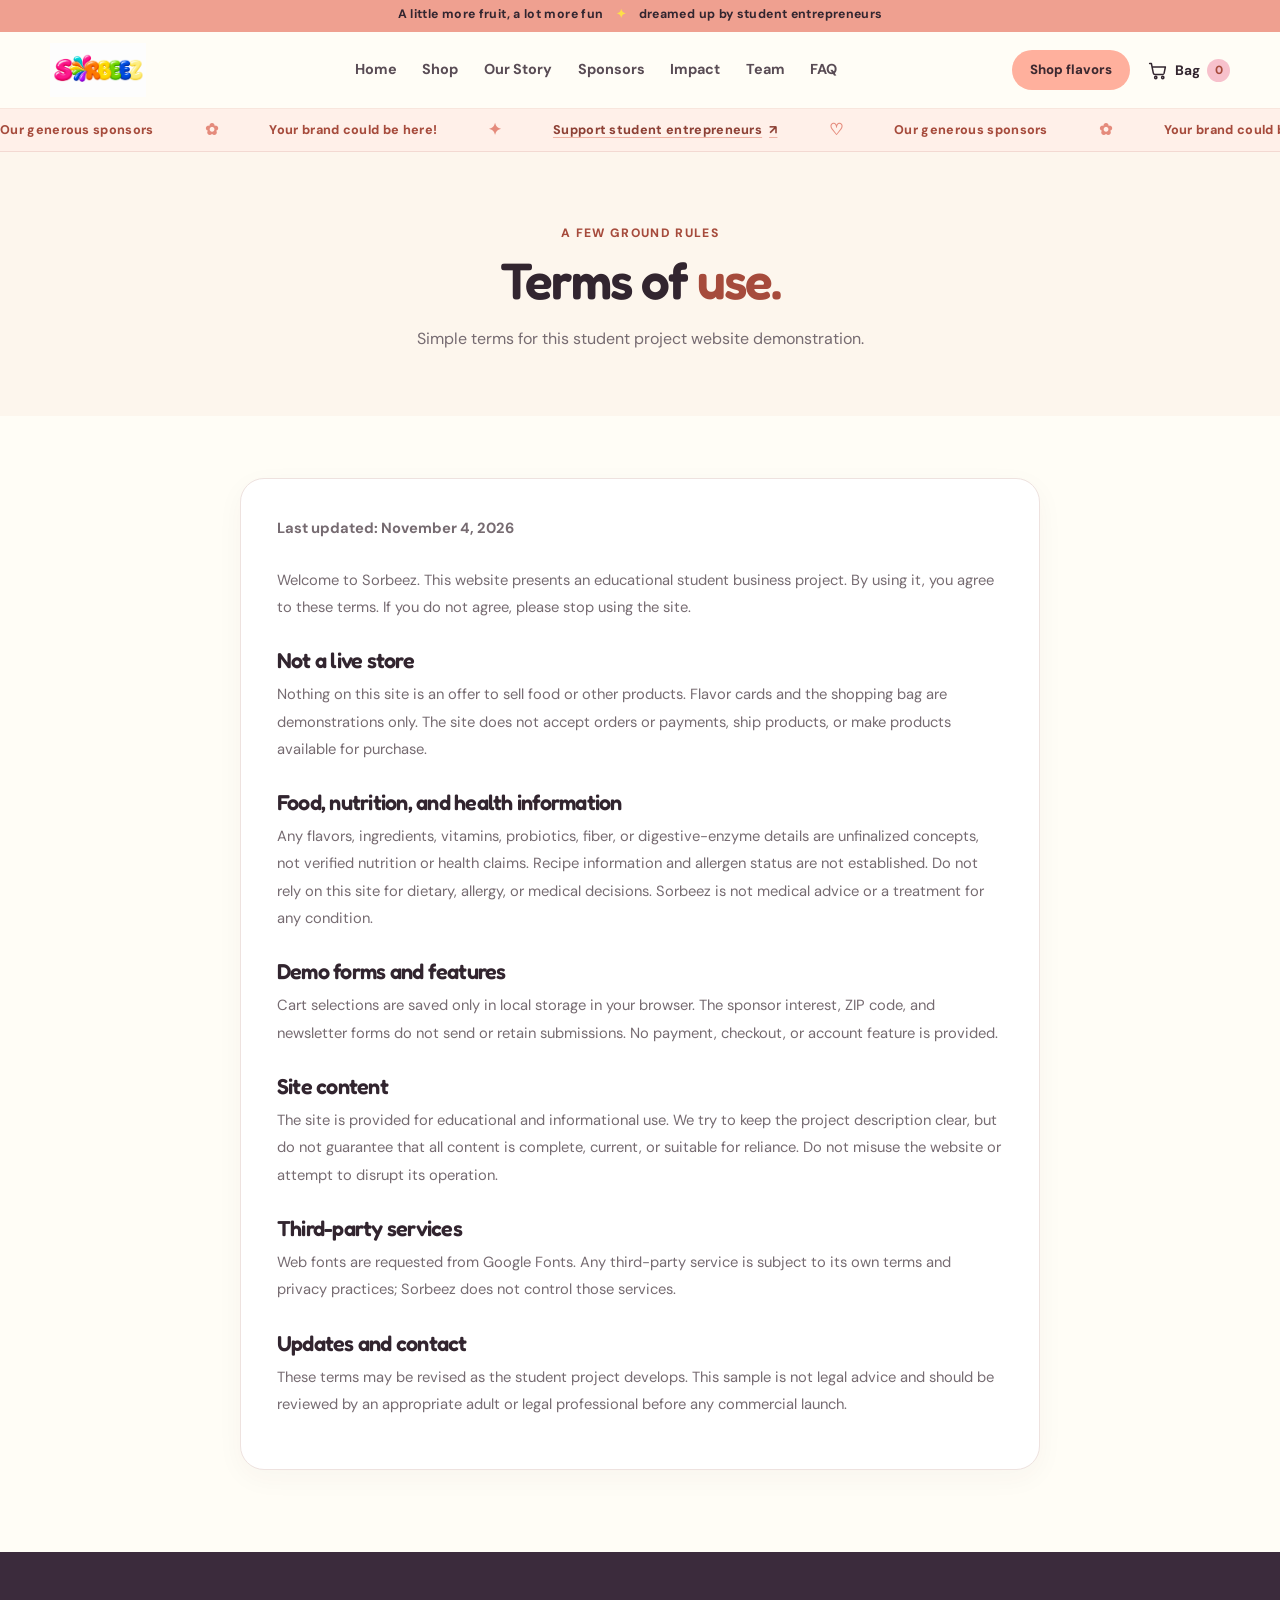
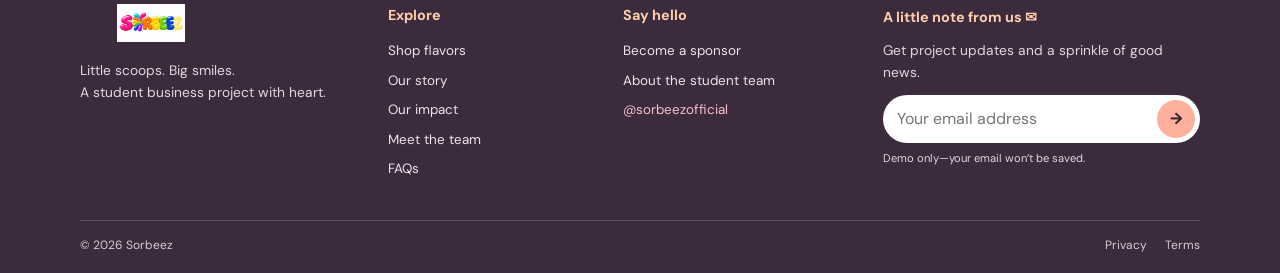
<file: terms.html>
<!doctype html>
<html lang="en">
<head>
  <meta charset="utf-8"><meta name="viewport" content="width=device-width, initial-scale=1"><meta name="theme-color" content="#fffdf6">
  <meta name="description" content="Terms of use for the Sorbeez student business website demo.">
  <title>Terms — Sorbeez</title>
  <link rel="icon" type="image/png" href="images/Sorbeez-Favicon.png">
  <link rel="preconnect" href="https://fonts.googleapis.com"><link rel="preconnect" href="https://fonts.gstatic.com" crossorigin>
  <link href="https://fonts.googleapis.com/css2?family=DM+Sans:wght@400;500;600;700;800&family=Fredoka:wght@500;600;700&display=swap" rel="stylesheet">
  <link rel="stylesheet" href="style.css"><script src="app.js" defer></script>
</head>
<body>
  <div class="announcement">A little more fruit, a lot more fun <span>✦</span> dreamed up by student entrepreneurs</div>
  <header class="site-header"><nav class="nav-shell" aria-label="Main navigation">
    <a class="brand" href="index.html" aria-label="Sorbeez home"><img src="images/sorbeez-rainbow-logo.png" alt="Sorbeez" onerror="this.hidden=true;this.nextElementSibling.hidden=false"><span class="brand-fallback" hidden>Sorbeez<span class="brand-dot">.</span></span></a>
    <button class="menu-toggle" type="button" aria-expanded="false" aria-controls="primary-links" aria-label="Open navigation">☰</button>
    <div class="nav-links" id="primary-links"><a href="index.html">Home</a><a href="shop.html">Shop</a><a href="story.html">Our Story</a><a href="sponsors.html">Sponsors</a><a href="impact.html">Impact</a><a href="team.html">Team</a><a href="faq.html">FAQ</a></div>
    <div class="nav-actions"><a class="button button-small button-peach nav-shop" href="shop.html">Shop flavors</a><button class="cart-button" type="button" data-open-cart aria-label="Open cart, 0 items"><svg aria-hidden="true" viewBox="0 0 24 24"><path d="M3 4h2l2.2 11.1a2 2 0 0 0 2 1.6h8.4a2 2 0 0 0 1.9-1.4L21 8H6"/><circle cx="10" cy="20" r="1.3"/><circle cx="18" cy="20" r="1.3"/></svg><span class="cart-label">Bag</span><span class="cart-count" data-cart-count aria-live="polite">0</span></button></div>
  </nav></header>
  <aside class="sponsor-ticker" aria-label="Sponsor opportunities"><div class="sponsor-ticker-track">
    <div class="sponsor-ticker-group"><span>Our generous sponsors</span><span class="ticker-flower" aria-hidden="true">✿</span><span>Your brand could be here!</span><span class="ticker-flower" aria-hidden="true">✦</span><a href="sponsors.html">Support student entrepreneurs <span aria-hidden="true">↗</span></a><span class="ticker-flower" aria-hidden="true">♡</span></div>
    <div class="sponsor-ticker-group" aria-hidden="true"><span>Our generous sponsors</span><span class="ticker-flower">✿</span><span>Your brand could be here!</span><span class="ticker-flower">✦</span><a href="sponsors.html" tabindex="-1">Support student entrepreneurs <span>↗</span></a><span class="ticker-flower">♡</span></div>
  </div></aside>
  <main>
    <section class="page-hero"><p class="eyebrow">a few ground rules</p><h1>Terms of <span>use.</span></h1><p>Simple terms for this student project website demonstration.</p></section>
    <section class="content-section"><article class="legal-copy">
      <p class="legal-updated">Last updated: November 4, 2026</p>
      <p>Welcome to Sorbeez. This website presents an educational student business project. By using it, you agree to these terms. If you do not agree, please stop using the site.</p>
      <h2>Not a live store</h2>
      <p>Nothing on this site is an offer to sell food or other products. Flavor cards and the shopping bag are demonstrations only. The site does not accept orders or payments, ship products, or make products available for purchase.</p>
      <h2>Food, nutrition, and health information</h2>
      <p>Any flavors, ingredients, vitamins, probiotics, fiber, or digestive-enzyme details are unfinalized concepts, not verified nutrition or health claims. Recipe information and allergen status are not established. Do not rely on this site for dietary, allergy, or medical decisions. Sorbeez is not medical advice or a treatment for any condition.</p>
      <h2>Demo forms and features</h2>
      <p>Cart selections are saved only in local storage in your browser. The sponsor interest, ZIP code, and newsletter forms do not send or retain submissions. No payment, checkout, or account feature is provided.</p>
      <h2>Site content</h2>
      <p>The site is provided for educational and informational use. We try to keep the project description clear, but do not guarantee that all content is complete, current, or suitable for reliance. Do not misuse the website or attempt to disrupt its operation.</p>
      <h2>Third-party services</h2>
      <p>Web fonts are requested from Google Fonts. Any third-party service is subject to its own terms and privacy practices; Sorbeez does not control those services.</p>
      <h2>Updates and contact</h2>
      <p>These terms may be revised as the student project develops. This sample is not legal advice and should be reviewed by an appropriate adult or legal professional before any commercial launch.</p>
    </article></section>
  </main>
  <footer class="site-footer"><div class="footer-main">
    <div class="footer-brand"><a class="brand footer-logo" href="index.html" aria-label="Sorbeez home"><img src="images/sorbeez-rainbow-logo.png" alt="Sorbeez" onerror="this.hidden=true;this.nextElementSibling.hidden=false"><span class="brand-fallback" hidden>Sorbeez<span class="brand-dot">.</span></span></a><p>Little scoops. Big smiles.<br>A student business project with heart.</p></div>
    <div class="footer-column"><b>Explore</b><a href="shop.html">Shop flavors</a><a href="story.html">Our story</a><a href="impact.html">Our impact</a><a href="team.html">Meet the team</a><a href="faq.html">FAQs</a></div>
    <div class="footer-column"><b>Say hello</b><a href="sponsors.html">Become a sponsor</a><a href="story.html">About the student team</a><span class="social-handle">@sorbeezofficial</span></div>
    <div class="newsletter"><b>A little note from us ✉</b><p>Get project updates and a sprinkle of good news.</p><form data-newsletter-form><label class="sr-only" for="newsletter-email">Your email address</label><input id="newsletter-email" type="email" placeholder="Your email address" required><button type="submit" aria-label="Sign up">→</button></form><small data-newsletter-message aria-live="polite">Demo only—your email won’t be saved.</small></div>
  </div><div class="footer-bottom"><span>© <span data-year>2026</span> Sorbeez</span><div><a href="privacy.html">Privacy</a><a href="terms.html">Terms</a></div></div></footer>
  <dialog class="cart-dialog" data-cart-dialog aria-labelledby="cart-title"><div class="dialog-top"><h2 id="cart-title">Your little bag <span>♡</span></h2><button class="icon-button" type="button" data-close-cart aria-label="Close cart">×</button></div><div class="cart-items" data-cart-items></div><div class="cart-bottom"><p data-cart-status aria-live="polite">This is a product concept—not a live checkout.</p><button class="button button-berry button-full" type="button" data-clear-cart>Clear bag</button></div></dialog>
</body>
</html>
</file>
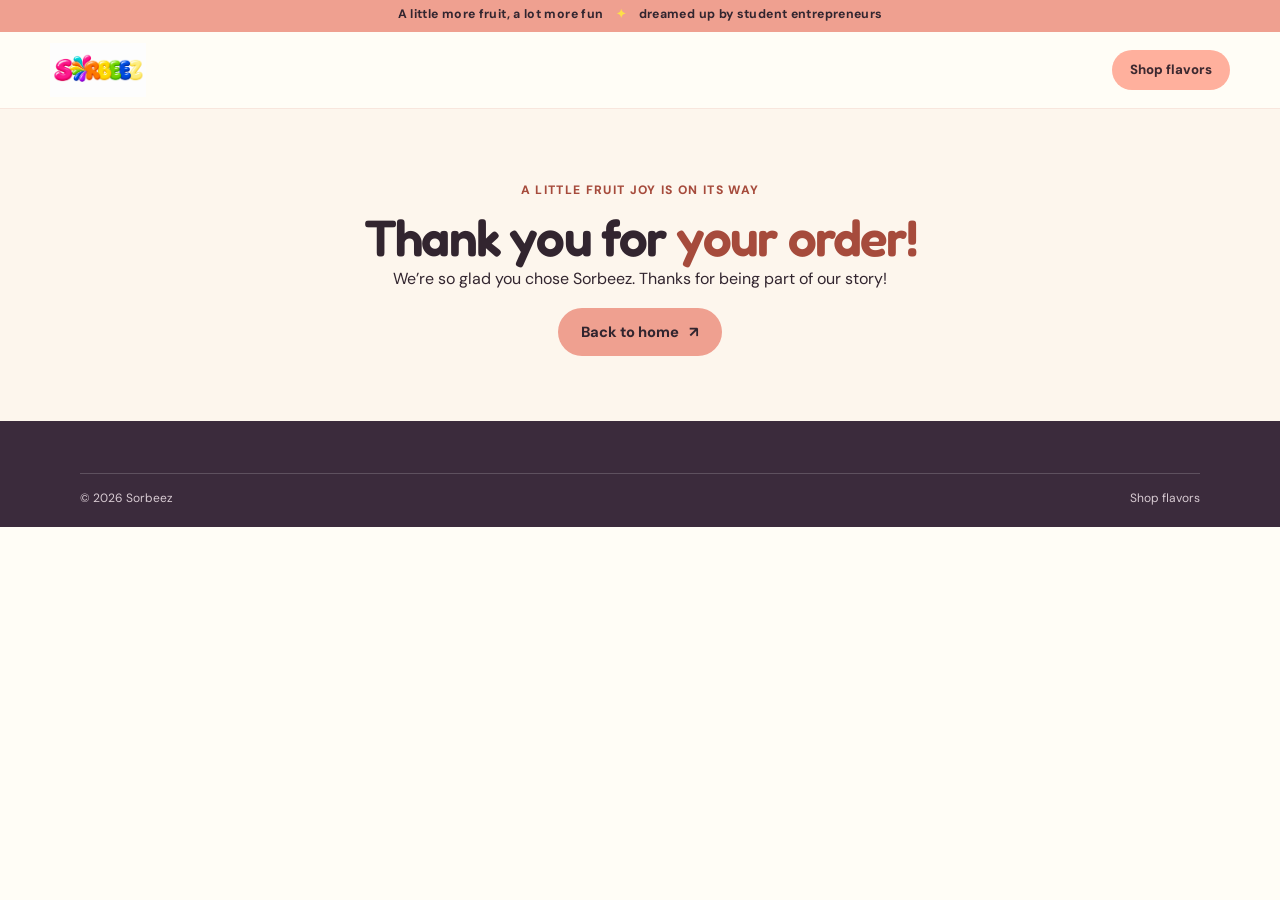
<file: thank-you.html>
<!doctype html>
<html lang="en">
<head>
  <meta charset="utf-8">
  <meta name="viewport" content="width=device-width, initial-scale=1">
  <meta name="theme-color" content="#fffdf6">
  <meta name="description" content="Thank you for your Sorbeez order!">
  <title>Thank You for Your Order — Sorbeez</title>
  <link rel="icon" type="image/png" href="images/Sorbeez-Favicon.png">
  <link rel="preconnect" href="https://fonts.googleapis.com">
  <link rel="preconnect" href="https://fonts.gstatic.com" crossorigin>
  <link href="https://fonts.googleapis.com/css2?family=DM+Sans:wght@400;500;600;700;800&family=Fredoka:wght@500;600;700&display=swap" rel="stylesheet">
  <link rel="stylesheet" href="style.css">
</head>
<body>
  <div class="announcement">A little more fruit, a lot more fun <span aria-hidden="true">✦</span> dreamed up by student entrepreneurs</div>
  <header class="site-header">
    <nav class="nav-shell" aria-label="Main navigation">
      <a class="brand" href="index.html" aria-label="Sorbeez home">
        <img src="images/sorbeez-rainbow-logo.png" alt="Sorbeez" onerror="this.hidden=true;this.nextElementSibling.hidden=false">
        <span class="brand-fallback" hidden>Sorbeez<span class="brand-dot">.</span></span>
      </a>
      <div class="nav-actions">
        <a class="button button-small button-peach" href="shop.html">Shop flavors</a>
      </div>
    </nav>
  </header>
  <main>
    <section class="page-hero">
      <p class="eyebrow">a little fruit joy is on its way</p>
      <h1>Thank you for <span>your order!</span></h1>
      <p>We’re so glad you chose Sorbeez. Thanks for being part of our story!</p>
      <p><a class="button button-berry" href="index.html">Back to home <span aria-hidden="true">↗</span></a></p>
    </section>
  </main>
  <footer class="site-footer">
    <div class="footer-bottom">
      <span>© <span>2026</span> Sorbeez</span>
      <div><a href="shop.html">Shop flavors</a></div>
    </div>
  </footer>
</body>
</html>
</file>
<file: style.css>
:root {
  color-scheme: light;
  --cream: #fffdf6;
  --cream-deep: #fdf6ed;
  --ink: #32252f;
  --muted: #766b71;
  --berry: #efa090;
  --berry-ink: #a64b3c;
  --pink: #f7c1cc;
  --bubblegum: #e96892;
  --coral: #ffb09d;
  --mint: #d4ecd5;
  --yellow: #fde047;
  --line: #eadfd9;
  --shadow: 0 18px 48px rgba(80, 46, 61, .1);
}

* { box-sizing: border-box; }
@view-transition { navigation: auto; }
::view-transition-old(root) { animation: page-out .18s ease both; }
::view-transition-new(root) { animation: page-in .38s cubic-bezier(.2,.7,.2,1) both; }
@keyframes page-out { to { opacity: 0; } }
@keyframes page-in { from { opacity: 0; transform: translateY(8px); } to { opacity: 1; transform: translateY(0); } }
html { scroll-behavior: smooth; }
body { margin: 0; background: var(--cream); color: var(--ink); font-family: "DM Sans", sans-serif; line-height: 1.6; }
body, button, input { font-family: "DM Sans", sans-serif; }
a { color: inherit; text-decoration: none; }
button, input { font-size: inherit; }
button { cursor: pointer; }
.announcement { min-height: 32px; padding: 5px 16px; background: var(--berry); color: var(--ink); text-align: center; font-size: .77rem; font-weight: 700; letter-spacing: .03em; }
.announcement span { margin: 0 9px; color: var(--yellow); }
.site-header { position: sticky; z-index: 20; top: 0; border-bottom: 1px solid rgba(200, 79, 59, .13); background: rgba(255,253,246,.95); backdrop-filter: blur(12px); }
.sponsor-ticker { overflow: hidden; border-bottom: 1px solid #f3d9d2; background: #fff0e9; color: var(--berry-ink); }
.sponsor-ticker-track { display: flex; width: max-content; animation: sponsor-marquee 30s linear infinite; }
.sponsor-ticker:hover .sponsor-ticker-track, .sponsor-ticker:focus-within .sponsor-ticker-track { animation-play-state: paused; }
.sponsor-ticker-group { display: flex; min-height: 42px; flex: 0 0 auto; align-items: center; gap: clamp(20px, 4vw, 55px); padding: 0 clamp(20px, 4vw, 55px) 0 0; font-size: .79rem; font-weight: 800; letter-spacing: .025em; white-space: nowrap; }
.sponsor-ticker-group a { display: inline-flex; align-items: center; gap: 7px; color: #8d4035; text-decoration: underline; text-decoration-color: #efb3a5; text-underline-offset: 3px; }
.sponsor-ticker-group a:hover { color: #67352f; }
.ticker-flower { color: #e58b7c; font-size: 1rem; }
@keyframes sponsor-marquee { to { transform: translateX(-50%); } }
.nav-shell { width: min(1180px, calc(100% - 44px)); min-height: 76px; margin: auto; display: flex; align-items: center; justify-content: space-between; gap: 24px; }
.brand { display: inline-flex; min-width: 130px; align-items: center; font-family: Fredoka, sans-serif; font-size: 1.85rem; font-weight: 700; letter-spacing: -.06em; color: var(--berry-ink); }
.brand img { max-width: 142px; max-height: 54px; object-fit: contain; }
.brand img { transition: transform .3s cubic-bezier(.2,.7,.2,1); }
.brand:hover img { transform: scale(1.04) rotate(-1deg); }
.brand-fallback { display: inline-block; }
.brand-fallback[hidden] { display: none; }
.brand-dot { color: var(--coral); }
.nav-links { display: flex; align-items: center; gap: clamp(14px, 2vw, 29px); }
.nav-links a { position: relative; color: #594c55; font-size: .9rem; font-weight: 700; transition: color .2s ease; }
.nav-links a:hover, .nav-links a.active { color: var(--berry-ink); }
.nav-links a.active::after { position: absolute; right: 0; bottom: -8px; left: 0; height: 2px; background: var(--coral); content: ""; }
.nav-actions { display: flex; align-items: center; gap: 13px; }
.button { display: inline-flex; min-height: 48px; align-items: center; justify-content: center; gap: 10px; padding: 11px 22px; border: 1.5px solid transparent; border-radius: 999px; font-size: .92rem; font-weight: 800; transition: transform .2s ease, box-shadow .2s ease, background .2s ease; }
.button:hover { transform: translateY(-2px) scale(1.025); box-shadow: 0 8px 18px rgba(177, 69, 52, .17); }
.button-small { min-height: 39px; padding: 8px 17px; font-size: .83rem; }
.button-peach { background: var(--coral); color: #3d2930; }
.button-berry { background: var(--berry); color: var(--ink); }
.button-outline { border-color: var(--berry); background: transparent; color: var(--berry-ink); }
.button-full { width: 100%; }
.cart-button { display: inline-flex; align-items: center; gap: 7px; padding: 7px 0 7px 4px; border: 0; background: transparent; color: var(--ink); font-size: .86rem; font-weight: 700; }
.cart-button svg { width: 21px; fill: none; stroke: currentColor; stroke-linecap: round; stroke-linejoin: round; stroke-width: 1.7; }
.cart-count { display: grid; width: 23px; height: 23px; place-items: center; border-radius: 50%; background: var(--pink); color: var(--berry-ink); font-size: .74rem; font-weight: 800; }
.menu-toggle { display: none; border: 0; background: transparent; color: var(--berry-ink); font-size: 1.4rem; }
.section-wrap { width: min(1120px, calc(100% - 44px)); margin-inline: auto; }
.hero { min-height: 550px; padding-block: 70px 72px; display: grid; grid-template-columns: 1fr 1fr; align-items: center; gap: 40px; }
.hero-copy { max-width: 560px; }
.eyebrow { margin: 0 0 12px; color: var(--berry-ink); font-size: .76rem; font-weight: 800; letter-spacing: .11em; text-transform: uppercase; }
.eyebrow-sparkle { margin-right: 5px; color: var(--coral); font-size: 1.2rem; }
h1, h2, h3, p { margin-top: 0; }
h1, h2, h3 { font-family: Fredoka, "DM Sans", sans-serif; font-weight: 600; letter-spacing: -.035em; line-height: 1.08; }
h1 { margin-bottom: 20px; font-size: clamp(3.2rem, 6vw, 5.2rem); }
h1 span, h2 span { color: var(--berry-ink); }
h1 .hero-pink { color: var(--bubblegum); }
.hero-description { max-width: 520px; margin-bottom: 26px; color: #655b60; font-size: 1.05rem; line-height: 1.75; }
.hero-tagline { margin: -5px 0 16px; color: var(--bubblegum); font-family: Fredoka, sans-serif; font-size: clamp(1.16rem, 2.2vw, 1.45rem); font-weight: 600; letter-spacing: .005em; }
.hero-buttons { display: flex; flex-wrap: wrap; gap: 12px; }
.hero-note { margin: 18px 0 0; color: var(--muted); font-size: .85rem; }
.hero-note span { color: #e8727e; font-size: 1.15rem; }
.hero-art { position: relative; min-height: 420px; display: grid; place-items: center; isolation: isolate; }
.hero-art .cup-back { animation: cup-float-back 5s ease-in-out infinite; }
.hero-art .cup-front { animation: cup-float-front 5.4s ease-in-out infinite; }
.hero-art .hero-fruit { animation: fruit-bob 4.2s ease-in-out infinite; }
.hero-art .hero-strawberry { animation-delay: -1.6s; }
.hero-art .art-star { animation: sparkle 3.2s ease-in-out infinite; }
.hero-art .star-two { animation-delay: -1.1s; }
@keyframes cup-float-back { 50% { transform: translateY(-7px) rotate(-12deg); } }
@keyframes cup-float-front { 50% { transform: translateY(-9px) rotate(8deg); } }
@keyframes fruit-bob { 50% { translate: 0 -7px; } }
@keyframes sparkle { 50% { opacity: .58; scale: .88; } }
.art-sun { position: absolute; z-index: -1; top: 28px; right: 9%; width: 355px; height: 355px; border-radius: 50%; background: var(--yellow); }
.cup { position: absolute; display: flex; flex-direction: column; align-items: center; justify-content: center; width: 176px; height: 232px; border: 3px solid white; border-radius: 28px 28px 50px 50px; box-shadow: 0 21px 34px rgba(59, 35, 54, .17); transform: rotate(9deg); }
.cup-back { z-index: 1; margin: -20px 0 0 -138px; background: var(--pink); color: var(--berry-ink); font-family: Fredoka, sans-serif; font-size: 1.75rem; line-height: 1.04; text-align: center; transform: rotate(-12deg); }
.cup-back i { margin-top: 12px; color: #e96d7b; font-size: 2rem; font-style: normal; }
.cup-front { z-index: 2; margin: 35px 0 0 55px; background: linear-gradient(165deg, #ffbd7d 0 48%, #ff8e69 48%); color: #51332e; transform: rotate(8deg); }
.cup-brand { position: absolute; top: 17px; font-family: Fredoka, sans-serif; font-size: 1.15rem; font-weight: 700; }
.cup-flavor { margin-top: 4px; font-family: Fredoka, sans-serif; font-size: 1.75rem; font-weight: 600; line-height: .96; text-align: center; }
.cup-smile { margin-top: 10px; font-size: 2.1rem; }
.hero-fruit { position: absolute; z-index: 3; width: 84px; filter: drop-shadow(0 8px 4px rgba(60,40,40,.12)); }
.hero-orange { top: 9%; right: 13%; transform: rotate(12deg); }
.hero-strawberry { bottom: 8%; left: 11%; width: 76px; transform: rotate(-9deg); }
.art-star { position: absolute; color: var(--berry-ink); }
.star-one { top: 15%; left: 17%; font-size: 2.3rem; }
.star-two { right: 4%; bottom: 21%; color: #ff766c; font-size: 2.6rem; }
.art-caption { position: absolute; right: 9%; bottom: 4%; color: var(--berry-ink); font-family: Fredoka, sans-serif; font-size: .95rem; transform: rotate(-5deg); }
.benefit-strip { display: flex; min-height: 100px; align-items: center; justify-content: center; gap: clamp(18px, 5vw, 78px); padding: 20px 24px; border-block: 1px solid #f1e5de; background: #fff9f0; }
.benefit-item { display: flex; align-items: center; gap: 10px; color: #55484f; font-size: .91rem; }
.benefit-item > img { display: block; width: 42px; height: 42px; flex: 0 0 42px; padding: 3px; border-radius: 50%; background: white; object-fit: contain; }
.home-flavors { padding-block: 78px 84px; }
.section-heading { display: flex; align-items: end; justify-content: space-between; gap: 24px; margin-bottom: 28px; }
.section-heading h2, .home-story h2, .locator-band h2, .page-hero h1 { margin-bottom: 0; font-size: clamp(2.2rem, 4vw, 3.2rem); }
.text-link { padding-bottom: 7px; color: var(--berry-ink); font-weight: 800; }
.text-link span { font-size: 1.25rem; }
.flavor-preview-grid { display: grid; grid-template-columns: repeat(6, 1fr); gap: 14px; }
.mini-flavor { min-height: 196px; display: flex; flex-direction: column; align-items: center; justify-content: center; gap: 5px; border-radius: 22px; transition: transform .2s ease, box-shadow .2s ease; }
.mini-flavor:hover { transform: translateY(-5px) rotate(-1deg); box-shadow: var(--shadow); }
.mini-flavor b { font-family: Fredoka, sans-serif; font-size: 1.05rem; }
.mini-flavor small { color: #63565c; font-size: .76rem; }
.mini-fruit { display: block; width: 92px; height: 92px; object-fit: contain; transition: transform .3s cubic-bezier(.2,.7,.2,1); }
.mini-flavor:hover .mini-fruit { transform: rotate(-7deg) scale(1.1); }
.mango { background: #fff0b8; }.strawberry { background: #ffe0e4; }.blueberry { background: #e8def6; }.watermelon { background: #d9efdf; }.pineapple { background: #fff0c4; }.citrus { background: #fff4bf; }
.home-story { display: grid; grid-template-columns: .9fr 1.1fr; align-items: center; gap: 85px; padding-block: 28px 96px; }
.story-blob { position: relative; width: min(100%, 380px); aspect-ratio: 1; margin: auto; border-radius: 47% 53% 62% 38% / 43% 42% 58% 57%; background: var(--mint); transform: rotate(-5deg); }
.story-scribble { position: absolute; top: 22%; left: 22%; color: var(--berry-ink); font-family: Fredoka, sans-serif; font-size: clamp(3rem, 6vw, 5rem); font-weight: 600; line-height: .9; transform: rotate(-10deg); }
.story-scribble.second { top: 51%; left: 42%; color: #e58b7c; transform: rotate(7deg); }
.story-heart { position: absolute; top: 12%; right: 19%; color: #e96e7e; font-size: 3rem; transform: rotate(12deg); }
.home-story-copy > p:not(.eyebrow) { margin: 19px 0 23px; color: var(--muted); line-height: 1.8; }
.locator-band { padding: 65px 22px; background: #f7c1cc; }
.locator-inner { width: min(1050px, 100%); margin: auto; display: grid; grid-template-columns: 1fr .8fr; align-items: center; gap: 54px; }
.locator-band h2 span { color: #a64957; }
.locator-band p:not(.eyebrow) { max-width: 520px; margin: 14px 0 0; color: #5d4249; }
.zip-form { padding: 22px; border: 1px solid rgba(107,48,116,.15); border-radius: 20px; background: rgba(255,253,246,.72); }
.zip-form input, .newsletter input { width: 100%; min-height: 48px; padding: 10px 14px; border: 1px solid #e1d3d9; border-radius: 999px; background: white; outline-color: var(--berry); }
.zip-form .button { width: 100%; margin-top: 10px; }
.form-message { margin: 12px 3px 0 !important; color: #74606b !important; font-size: .76rem; line-height: 1.4; }
.site-footer { padding: 52px max(22px, calc((100% - 1120px)/2)) 18px; background: #3b2b3c; color: #fff7ee; }
.footer-main { display: grid; grid-template-columns: 1.1fr .8fr .9fr 1.3fr; gap: 40px; padding-bottom: 40px; }
.footer-logo { min-width: auto; color: white; }
.footer-logo img { width: 142px; max-height: 38px; }
.footer-brand p, .newsletter p { margin: 9px 0 0; color: #e5d7df; font-size: .86rem; }
.footer-column { display: flex; flex-direction: column; align-items: flex-start; gap: 8px; font-size: .84rem; }
.footer-column b, .newsletter b { margin-bottom: 5px; color: #ffcfad; font-size: .9rem; }
.footer-column a { color: #f0e5eb; }.footer-column a:hover { color: var(--yellow); }
.social-handle { color: #f6c1cd; }
.newsletter form { position: relative; margin-top: 12px; }
.newsletter input { padding-right: 52px; border: 0; }
.newsletter form button { position: absolute; top: 5px; right: 5px; width: 38px; height: 38px; border: 0; border-radius: 50%; background: var(--coral); color: var(--ink); font-weight: 800; }
.newsletter small { display: block; min-height: 18px; margin-top: 7px; color: #e5d7df; font-size: .7rem; }
.footer-bottom { display: flex; align-items: center; justify-content: space-between; gap: 15px; padding-top: 15px; border-top: 1px solid rgba(255,255,255,.18); color: #d8cbd3; font-size: .75rem; }
.footer-bottom div { display: flex; gap: 18px; }
.footer-bottom a:hover { color: white; }
.page-hero { padding: 72px 22px 65px; background: var(--cream-deep); text-align: center; }
.page-hero p:last-child { max-width: 650px; margin: 17px auto 0; color: var(--muted); }
.page-hero .eyebrow { margin-bottom: 10px; }
.content-section { width: min(1040px, calc(100% - 44px)); margin: 0 auto; padding-block: 62px 82px; }
.content-section > p { color: var(--muted); line-height: 1.85; }
.shop-toolbar { display: flex; flex-wrap: wrap; justify-content: center; gap: 9px; margin-bottom: 25px; }
.filter-chip { padding: 9px 16px; border: 1px solid #e8d9dc; border-radius: 999px; background: white; color: #5b4b55; font-weight: 700; }
.filter-chip:hover, .filter-chip.active { border-color: var(--berry); background: var(--berry); color: var(--ink); }
.shop-grid { display: grid; grid-template-columns: repeat(3, 1fr); gap: 22px; }
.flavor-card { overflow: hidden; border: 1px solid rgba(70, 40, 60, .06); border-radius: 26px; background: white; box-shadow: 0 7px 23px rgba(70,40,60,.06); transition: transform .22s ease, box-shadow .22s ease; }
.flavor-card:hover { transform: translateY(-5px); box-shadow: var(--shadow); }
.flavor-visual { position: relative; min-height: 205px; display: grid; place-items: center; }
.flavor-visual > img { width: 138px; height: 172px; border-radius: 18px; object-fit: cover; mix-blend-mode: multiply; filter: drop-shadow(0 9px 7px rgba(50,30,45,.11)); transition: transform .3s ease; }
.flavor-card:hover .flavor-visual > img { transform: scale(1.09) rotate(-5deg); }
.flavor-visual::before, .flavor-visual::after { position: absolute; width: 70px; height: 70px; border: 2px solid rgba(107,48,116,.18); border-radius: 50%; content: ""; }
.flavor-visual::before { top: 20px; left: 25px; }.flavor-visual::after { right: 22px; bottom: 15px; width: 43px; height: 43px; }
.flavor-card-body { padding: 20px 21px 22px; }
.flavor-card h2 { margin: 0 0 7px; font-size: 1.5rem; }
.flavor-card p { margin: 0 0 15px; color: var(--muted); font-size: .88rem; }
.card-actions { display: flex; align-items: center; gap: 9px; }
.card-actions .button { min-height: 41px; padding: 8px 15px; font-size: .82rem; }
.button-soft { border-color: #e4d7e4; background: white; color: var(--berry-ink); }
.shop-note { max-width: 740px; margin: 28px auto 0; padding: 14px 18px; border-radius: 14px; background: #fff5db; color: #665735; font-size: .82rem; text-align: center; }
.flavor-dialog, .cart-dialog { width: min(560px, calc(100% - 28px)); max-height: min(88vh, 780px); padding: 0; overflow: auto; border: 0; border-radius: 26px; background: var(--cream); box-shadow: 0 30px 100px rgba(42,22,43,.32); }
.flavor-dialog[open], .cart-dialog[open] { animation: modal-in .26s ease both; }
@keyframes modal-in { from { opacity: 0; transform: translateY(17px) scale(.97); } to { opacity: 1; transform: translateY(0) scale(1); } }
.flavor-dialog::backdrop, .cart-dialog::backdrop { background: rgba(39,24,39,.48); backdrop-filter: blur(4px); }
.dialog-top { display: flex; align-items: center; justify-content: space-between; padding: 20px 23px 10px; }
.dialog-top h2 { margin: 0; font-size: 1.65rem; }
.icon-button { width: 38px; height: 38px; border: 0; border-radius: 50%; background: #f3e8ec; color: var(--berry-ink); font-size: 1.5rem; line-height: 1; }
.flavor-modal-banner { padding: 25px; text-align: center; }
.flavor-modal-banner img { display: block; width: 126px; height: 158px; margin: auto; border-radius: 14px; object-fit: cover; mix-blend-mode: multiply; filter: drop-shadow(0 8px 8px rgba(50,30,45,.12)); }
.flavor-modal-banner h2 { margin: 7px 0 0; font-size: 2rem; }
.modal-details { display: grid; grid-template-columns: 1fr 1fr; gap: 10px; padding: 0 22px 22px; }
.detail-tile { padding: 14px; border-radius: 16px; background: white; }
.detail-tile b { display: block; margin-bottom: 4px; color: var(--berry-ink); font-size: .78rem; }
.detail-tile p { margin: 0; color: #61565d; font-size: .84rem; }
.modal-disclaimer { margin: 0 22px 22px; padding: 13px; border-radius: 13px; background: #fff4d8; color: #675a42; font-size: .76rem; line-height: 1.55; }
.modal-footer { padding: 0 22px 22px; }
.cart-dialog { right: 20px; left: auto; width: min(390px, calc(100% - 28px)); margin: 0 0 0 auto; }
.cart-items { min-height: 90px; padding: 12px 23px; }
.cart-empty { color: var(--muted); font-size: .9rem; }
.cart-line { display: flex; align-items: center; justify-content: space-between; gap: 12px; padding: 12px 0; border-bottom: 1px solid #eee2e1; }
.cart-line strong { display: block; font-family: Fredoka, sans-serif; font-size: 1rem; }
.cart-line small { color: var(--muted); }
.cart-quantity { color: var(--berry-ink); font-weight: 800; }
.cart-bottom { padding: 4px 23px 22px; }.cart-bottom p { color: var(--muted); font-size: .78rem; }
.story-layout { display: grid; grid-template-columns: .85fr 1.15fr; align-items: center; gap: 55px; }
.story-art-panel { min-height: 330px; display: grid; place-items: center; border-radius: 45% 55% 40% 60% / 50%; background: var(--pink); font-size: 7rem; }
.story-quote { margin: 0 0 20px; padding-left: 18px; border-left: 4px solid var(--coral); color: var(--berry-ink); font-family: Fredoka, sans-serif; font-size: 1.45rem; line-height: 1.4; }
.story-layout p:not(.eyebrow) { color: var(--muted); line-height: 1.85; }
.values-grid { display: grid; grid-template-columns: repeat(3, 1fr); gap: 16px; margin-top: 35px; }
.value-card { padding: 22px; border-radius: 19px; background: #ffe8e2; }.value-card:nth-child(2) { background: #e7f2e5; }.value-card:nth-child(3) { background: #fff0c4; }
.value-card span { font-size: 1.65rem; }.value-card h3 { margin: 8px 0; font-size: 1.22rem; }.value-card p { margin: 0; color: var(--muted); font-size: .85rem; }
.tier-grid { display: grid; grid-template-columns: repeat(4, 1fr); gap: 14px; margin: 30px 0; }
.tier-card { min-height: 210px; padding: 21px 16px; border: 1px solid #eee2e1; border-radius: 20px; background: white; text-align: center; transition: transform .2s ease, box-shadow .2s ease; }
.tier-card:hover { transform: translateY(-4px); box-shadow: var(--shadow); }
.tier-card:nth-child(1) { background: #fff4c4; }.tier-card:nth-child(2) { background: #f6e5f1; }.tier-card:nth-child(3) { background: #e2f1e3; }.tier-card:nth-child(4) { background: #ffe5d9; }
.tier-icon { font-size: 2rem; }.tier-card h3 { margin: 9px 0 5px; font-size: 1.25rem; }.tier-card p { margin: 0; color: var(--muted); font-size: .8rem; }
.tier-card .tier-amount { margin: 11px 0 9px; color: var(--berry-ink); font-family: Fredoka, sans-serif; font-size: clamp(1.05rem, 1.6vw, 1.35rem); font-weight: 700; }
.sponsor-cta { padding: 32px; border-radius: 24px; background: var(--berry); color: var(--ink); text-align: center; }
.sponsor-cta h2 { margin: 0 0 10px; font-size: 2rem; }.sponsor-cta p { max-width: 570px; margin: 0 auto 18px; color: #514044; }
.sponsor-cta .button { background: var(--yellow); color: var(--ink); }
.contact-panel { display: none; margin: 28px auto 0; padding: 26px; border: 1px solid #eadfe6; border-radius: 22px; background: white; animation: modal-in .25s ease both; }
.contact-panel.is-open { display: block; }.contact-panel h2 { margin-bottom: 18px; font-size: 1.7rem; }
.form-grid { display: grid; grid-template-columns: 1fr 1fr; gap: 13px; }.form-field { display: flex; flex-direction: column; gap: 5px; }
.form-field.full { grid-column: 1 / -1; }.form-field label { color: #55464f; font-size: .82rem; font-weight: 700; }
.form-field input, .form-field select, .form-field textarea { width: 100%; padding: 11px 13px; border: 1px solid #e4d9dd; border-radius: 12px; background: var(--cream); font: inherit; }
.form-field textarea { min-height: 100px; resize: vertical; }.form-hint, .form-result { margin: 12px 0 0; color: var(--muted); font-size: .79rem; }
.sponsor-divider { margin: 58px 0 20px; display: flex; align-items: center; gap: 15px; color: var(--berry-ink); font-family: Fredoka, sans-serif; font-size: 1.5rem; text-align: center; }
.sponsor-divider::before, .sponsor-divider::after { height: 2px; flex: 1; background: repeating-linear-gradient(90deg, var(--coral) 0 9px, transparent 9px 16px); content: ""; }
.sponsor-empty { max-width: 650px; margin: auto; padding: 20px; border-radius: 18px; background: #fff3d4; color: #625548; text-align: center; }
.team-intro { max-width: 700px; margin: 0 auto 38px; color: var(--muted); text-align: center; }
.team-department { margin: 30px 0 40px; }.department-heading { display: flex; align-items: center; justify-content: space-between; gap: 15px; margin-bottom: 14px; padding-bottom: 10px; border-bottom: 1px solid var(--line); }
.department-heading h2 { margin: 0; font-size: 1.65rem; }.department-heading span { color: var(--muted); font-size: .82rem; font-weight: 700; }
.team-grid { display: grid; grid-template-columns: repeat(4, 1fr); gap: 12px; }
.team-card { min-height: 205px; padding: 17px; border-radius: 16px; background: white; box-shadow: 0 5px 18px rgba(70,40,60,.05); }
.team-photo { display: block; width: 100%; aspect-ratio: 1; margin-bottom: 13px; border-radius: 13px; background: var(--cream-deep); object-fit: cover; object-position: center 35%; }
.team-card h3 { margin: 0 0 3px; font-family: "DM Sans", sans-serif; font-size: .93rem; letter-spacing: 0; }.team-card p { margin: 0; color: var(--muted); font-size: .78rem; }
.faq-list { max-width: 790px; margin: auto; }.faq-item { margin-bottom: 12px; overflow: hidden; border: 1px solid #eee1e1; border-radius: 17px; background: white; }
.faq-item summary { display: flex; align-items: center; justify-content: space-between; gap: 15px; padding: 19px 20px; cursor: pointer; font-family: Fredoka, sans-serif; font-size: 1.13rem; font-weight: 600; list-style: none; }
.faq-item summary::-webkit-details-marker { display: none; }.faq-item summary::after { color: var(--berry-ink); font-family: "DM Sans", sans-serif; font-size: 1.3rem; content: "+"; transition: transform .2s ease; }
.faq-item[open] summary::after { transform: rotate(45deg); }.faq-answer { padding: 0 20px 18px; color: var(--muted); font-size: .92rem; line-height: 1.8; animation: answer-in .2s ease both; }
@keyframes answer-in { from { opacity: 0; transform: translateY(-5px); } to { opacity: 1; transform: translateY(0); } }
.legal-copy { max-width: 800px; margin: auto; padding: 36px; border: 1px solid #eee2df; border-radius: 24px; background: white; box-shadow: 0 8px 28px rgba(70,40,60,.04); }
.legal-copy h2 { margin: 28px 0 9px; font-size: 1.35rem; }.legal-copy h2:first-child { margin-top: 0; }.legal-copy p, .legal-copy li { color: var(--muted); font-size: .92rem; line-height: 1.85; }.legal-copy ul { padding-left: 22px; }
.legal-updated { margin: 0 0 24px; color: var(--berry-ink); font-size: .83rem; font-weight: 700; }
.sr-only { position: absolute; width: 1px; height: 1px; padding: 0; overflow: hidden; clip: rect(0,0,0,0); white-space: nowrap; clip-path: inset(50%); }

.play-zone { padding-block: 4px 86px; }
.play-zone .section-heading { align-items: center; margin-bottom: 21px; }
.game-sparkle { color: var(--coral); font-size: 1.7rem; letter-spacing: .3em; }
.games-grid { display: grid; grid-template-columns: 1fr 1fr; gap: 20px; }
.game-card { min-width: 0; padding: 23px; border: 1px solid #f0dfda; border-radius: 25px; background: #fff9f3; box-shadow: 0 9px 28px rgba(96, 58, 52, .06); }
.game-card:nth-child(2) { background: #fff5ec; }
.game-heading { display: flex; align-items: center; gap: 12px; margin-bottom: 17px; }
.game-icon { display: grid; width: 52px; height: 52px; flex: 0 0 52px; place-items: center; overflow: hidden; border-radius: 16px; background: var(--pink); }
.game-icon img { width: 47px; height: 47px; object-fit: contain; }
.game-heading h3 { margin: 0 0 4px; font-size: 1.34rem; }
.game-heading p { margin: 0; color: var(--muted); font-size: .82rem; }
.memory-grid { display: grid; grid-template-columns: repeat(3, 1fr); gap: 9px; }
.memory-card { height: 76px; padding: 0; perspective: 500px; border: 0; border-radius: 16px; background: transparent; }
.memory-card-inner { position: relative; display: block; width: 100%; height: 100%; transform-style: preserve-3d; transition: transform .4s cubic-bezier(.2,.7,.2,1); }
.memory-card.is-revealed .memory-card-inner, .memory-card.is-matched .memory-card-inner { transform: rotateY(180deg); }
.memory-card-back, .memory-card-front { position: absolute; inset: 0; display: grid; place-items: center; border: 1px solid rgba(200,79,59,.14); border-radius: 16px; backface-visibility: hidden; }
.memory-card-back { background: #f6a58f; color: white; font-family: Fredoka, sans-serif; font-size: 2rem; font-weight: 600; }
.memory-card-front { overflow: hidden; background: white; transform: rotateY(180deg); }
.memory-card-front img { width: 64px; height: 64px; object-fit: contain; }
.memory-card.is-matched .memory-card-front { border-color: #84b98c; background: #e7f5e5; }
.memory-card:focus-visible, .quiz-choice:focus-visible, .game-reset:focus-visible { outline: 3px solid #ca5844; outline-offset: 3px; }
.game-status-row { display: flex; align-items: center; justify-content: space-between; gap: 10px; margin-top: 13px; }
.game-status-row p { margin: 0; color: #68585b; font-size: .78rem; }
.game-status-row span { flex: 0 0 auto; color: var(--berry-ink); font-size: .77rem; font-weight: 800; }
.game-reset { margin-top: 9px; padding: 5px 0; border: 0; background: transparent; color: var(--berry-ink); font-size: .8rem; font-weight: 800; }
.game-reset:hover { text-decoration: underline; text-underline-offset: 3px; }
.quiz-board { min-height: 223px; display: grid; grid-template-columns: 1fr; align-content: center; gap: 12px; padding: 16px; border-radius: 19px; background: white; }
.quiz-mascot { grid-row: span 2; display: grid; width: 78px; height: 78px; place-items: center; border-radius: 50%; background: #fff0b8; }
.quiz-mascot img { width: 74px; height: 74px; object-fit: contain; }
.quiz-hint { align-self: start; margin: 0; color: #51454a; font-family: Fredoka, sans-serif; font-size: 1rem; line-height: 1.5; }
.quiz-choices { display: flex; flex-wrap: wrap; gap: 7px; }
.quiz-choice { display: inline-flex; align-items: center; gap: 5px; padding: 5px 10px 5px 5px; border: 1px solid #f0d7d0; border-radius: 999px; background: #fff8f4; color: #573d3d; font-size: .75rem; font-weight: 700; transition: background .2s, transform .2s; }
.quiz-choice img { width: 29px; height: 29px; object-fit: contain; }
.quiz-choice:hover { transform: translateY(-2px); background: #ffe5dd; }
.quiz-choice.is-correct { border-color: #76a878; background: #e4f2e2; }
.quiz-choice.is-wrong { border-color: #dc8c7c; background: #ffe3dc; }
.quiz-feedback { grid-column: 1; min-height: 18px; margin: -4px 0 0; color: var(--berry-ink); font-size: .76rem; font-weight: 700; }
.quiz-board > .game-reset { grid-column: 1; justify-self: start; margin: -8px 0 0; }

.impact-hero { overflow: hidden; background: linear-gradient(115deg, #fff4ea 0%, #fff8f1 54%, #f8e9df 100%); }
.impact-hero-inner { width: min(1120px, calc(100% - 44px)); min-height: 430px; margin: auto; display: grid; grid-template-columns: 1.1fr .9fr; align-items: center; gap: 42px; padding-block: 48px; }
.impact-hero-copy { max-width: 570px; }
.impact-hero-copy h1 { margin: 0 0 17px; font-size: clamp(3.2rem, 6vw, 5rem); }
.impact-hero-copy h1 span { color: var(--berry-ink); }
.impact-hero-copy > p:not(.eyebrow) { max-width: 520px; margin-bottom: 24px; color: var(--muted); font-size: 1.04rem; line-height: 1.8; }
.impact-hero-art { position: relative; min-height: 340px; display: grid; place-items: center; }
.impact-orbit { position: absolute; width: min(31vw, 330px); aspect-ratio: 1; border-radius: 50%; background: #e4f0dc; box-shadow: 0 0 0 18px rgba(255,255,255,.48), 0 0 0 19px rgba(166,75,60,.08); }
.impact-fruit { position: absolute; width: clamp(100px, 14vw, 155px); filter: drop-shadow(0 15px 11px rgba(63,47,45,.13)); }
.impact-fruit-one { top: 13%; left: 18%; transform: rotate(-12deg); }
.impact-fruit-two { top: 23%; right: 12%; width: clamp(90px, 12vw, 130px); transform: rotate(12deg); }
.impact-fruit-three { bottom: 8%; left: 39%; width: clamp(92px, 12vw, 128px); transform: rotate(8deg); }
.impact-art-caption { position: absolute; right: 0; bottom: 2%; color: var(--berry-ink); font-family: Fredoka, sans-serif; font-size: .95rem; transform: rotate(-4deg); }
.impact-trust { display: flex; max-width: 1120px; align-items: flex-start; gap: 15px; margin: 28px auto 0; padding: 18px 22px; border: 1px solid #f1dfbf; border-radius: 16px; background: #fff7e2; color: #5d5145; }
.impact-trust-icon { color: #b47735; font-size: 1.3rem; line-height: 1.5; }
.impact-trust p { margin: 0; font-size: .88rem; line-height: 1.75; }
.impact-trust strong { color: #59402e; }
.impact-overview { width: min(1120px, calc(100% - 44px)); margin: auto; padding-block: 76px 55px; }
.impact-section-heading { max-width: 700px; margin-bottom: 28px; }
.impact-section-heading h2, .impact-roadmap-heading h2 { margin: 0 0 12px; font-size: clamp(2.2rem, 4vw, 3.2rem); }
.impact-section-heading > p:last-child, .impact-roadmap-heading > p:last-child { max-width: 650px; margin-bottom: 0; color: var(--muted); line-height: 1.8; }
.impact-focus-grid { display: grid; grid-template-columns: repeat(4, 1fr); gap: 15px; }
.impact-focus-card { position: relative; min-height: 190px; display: flex; flex-direction: column; align-items: flex-start; justify-content: flex-end; gap: 5px; padding: 22px; overflow: hidden; border-radius: 20px; transition: transform .22s ease, box-shadow .22s ease; }
.impact-focus-card:hover { transform: translateY(-5px); box-shadow: var(--shadow); }
.impact-focus-card > span:first-child { margin-bottom: auto; font-size: 2.2rem; }
.impact-focus-card b { font-family: Fredoka, sans-serif; font-size: 1.2rem; }
.impact-focus-card small { max-width: 180px; color: #5e5555; font-size: .78rem; line-height: 1.5; }
.impact-card-arrow { position: absolute; top: 21px; right: 20px; color: var(--berry-ink); font-weight: 800; }
.focus-packaging { background: #e4f0dc; }.focus-sourcing { background: #fff0c4; }.focus-people { background: #ffe4e9; }.focus-business { background: #f7e4f1; }
.impact-roadmap { padding: 70px max(22px, calc((100% - 920px)/2)) 56px; background: #fff9f3; }
.impact-roadmap-heading { max-width: 710px; margin: 0 auto 38px; text-align: center; }
.impact-roadmap-heading > p:last-child { margin-inline: auto; }
.impact-category { margin: 0 auto 44px; scroll-margin-top: 100px; }
.impact-category:last-child { margin-bottom: 0; }
.impact-category-heading { display: flex; align-items: center; gap: 14px; margin-bottom: 15px; }
.impact-category-icon { width: 52px; height: 52px; display: grid; flex: 0 0 52px; place-items: center; border-radius: 16px; background: var(--mint); color: var(--berry-ink); font-size: 1.6rem; }
.impact-category:nth-of-type(3) .impact-category-icon { background: #fff0c4; }
.impact-category:nth-of-type(4) .impact-category-icon { background: var(--pink); }
.impact-category:nth-of-type(5) .impact-category-icon { background: #e8def6; }
.impact-category-heading .eyebrow { margin-bottom: 3px; }
.impact-category-heading h3 { margin: 0; font-size: 1.55rem; }
.impact-goal-card { display: grid; grid-template-columns: 140px 1fr; gap: 24px; padding: 24px; border: 1px solid #eee2df; border-radius: 19px; background: white; box-shadow: 0 7px 23px rgba(70,40,60,.045); }
.impact-goal-card + .impact-goal-card { margin-top: 12px; }
.impact-goal-date { align-self: start; padding: 9px 12px; border-radius: 999px; background: #fff1e9; color: var(--berry-ink); font-size: .75rem; font-weight: 700; text-align: center; }
.impact-goal-date strong { display: block; font-family: Fredoka, sans-serif; font-size: 1.06rem; }
.impact-goal-card h4 { margin: 1px 0 7px; color: var(--ink); font-family: Fredoka, sans-serif; font-size: 1.27rem; font-weight: 600; }
.impact-goal-card p { margin: 0; color: var(--muted); font-size: .88rem; line-height: 1.8; }
.impact-note { width: min(920px, calc(100% - 44px)); margin: 54px auto 72px; padding: 24px 28px; border-radius: 20px; background: #e8f1e4; }
.impact-note > span { color: #59835c; font-size: 1.4rem; }
.impact-note p { margin: 8px 0 12px; color: #4f6251; font-size: .9rem; line-height: 1.8; }
.impact-note p strong { color: #364d38; }
.impact-note a { color: #426d47; font-size: .86rem; font-weight: 800; }

.not-found-main { overflow: hidden; background: radial-gradient(ellipse at 75% 45%, #fff1e9 0, transparent 38%), var(--cream); }
.not-found { min-height: 610px; display: grid; grid-template-columns: 1fr minmax(330px, .75fr); align-items: center; gap: clamp(32px, 7vw, 90px); padding-block: 62px; }
.not-found-copy { position: relative; }
.not-found-code { margin: 0 0 -12px; color: var(--berry); font-family: Fredoka, sans-serif; font-size: clamp(6rem, 14vw, 10.5rem); font-weight: 700; letter-spacing: -.08em; line-height: .95; }
.not-found-code span { color: var(--bubblegum); }
.not-found-copy h1 { margin-bottom: 15px; font-size: clamp(2.6rem, 5vw, 4.1rem); }
.not-found-copy h1 span { color: var(--bubblegum); }
.not-found-description { max-width: 470px; margin-bottom: 23px; color: var(--muted); line-height: 1.8; }
.not-found-fruit { position: absolute; right: 12%; bottom: -34px; display: flex; align-items: center; color: var(--berry-ink); font-size: 1.6rem; animation: fruit-bob 4s ease-in-out infinite; }
.not-found-fruit img { width: 66px; filter: drop-shadow(0 8px 5px rgba(60,40,40,.12)); }
.not-found-fruit span { margin: -34px 0 0 -2px; }
.not-found-game { width: 100%; padding: clamp(20px, 4vw, 30px); border-color: #f0dfda; background: white; box-shadow: var(--shadow); }
.not-found-game .game-heading { margin-bottom: 21px; }
.not-found-game .game-heading h2 { margin: 0 0 4px; font-size: 1.5rem; }
.not-found-game .memory-grid { gap: 12px; }
.not-found-game .memory-card { height: clamp(78px, 10vw, 108px); }
.not-found-game .memory-card-back, .not-found-game .memory-card-front { border-radius: 20px; }
.not-found-game .memory-card-back { background: linear-gradient(145deg, #f6a58f, #ec7fa0); }
.not-found-game .memory-card-front img { width: 76px; height: 76px; }
.not-found-game .game-status-row p { font-size: .85rem; }

@media (max-width: 900px) {
  .nav-shell { gap: 13px; }.nav-links { gap: 12px; }.nav-links a { font-size: .8rem; }.nav-shop { display: none; }
  .flavor-preview-grid { grid-template-columns: repeat(3, 1fr); }.shop-grid { grid-template-columns: repeat(2, 1fr); }
  .games-grid { grid-template-columns: 1fr; }
  .impact-focus-grid { grid-template-columns: repeat(2, 1fr); }.impact-trust { width: calc(100% - 44px); }.impact-roadmap { padding-inline: 32px; }
  .footer-main { grid-template-columns: 1fr 1fr; }.team-grid { grid-template-columns: repeat(3, 1fr); }
}
@media (max-width: 680px) {
  .announcement { font-size: .67rem; }.nav-shell { min-height: 66px; width: calc(100% - 30px); gap: 10px; }
  .brand { min-width: 0; font-size: 1.65rem; }.brand img { max-width: 112px; max-height: 46px; }
  .menu-toggle { display: block; order: 3; }.nav-actions { margin-left: auto; }.cart-label { display: none; }
  .nav-links { position: absolute; top: 100%; right: 0; left: 0; display: none; flex-direction: column; align-items: stretch; gap: 0; padding: 8px 20px 15px; border-bottom: 1px solid var(--line); background: var(--cream); box-shadow: 0 10px 20px rgba(30,20,30,.08); }
  .nav-links.is-open { display: flex; }.nav-links a { padding: 10px 4px; font-size: .95rem; }.nav-links a.active::after { display: none; }
  .hero { min-height: unset; grid-template-columns: 1fr; gap: 0; padding-block: 53px 38px; }.hero-copy { text-align: center; }.hero-description { margin-inline: auto; }
  .hero-buttons { justify-content: center; }.hero-art { min-height: 330px; margin-top: 5px; }.art-sun { width: 280px; height: 280px; }.cup { width: 145px; height: 197px; }.cup-back { margin-left: -112px; }.cup-front { margin-left: 45px; }.cup-flavor { font-size: 1.5rem; }.hero-fruit { width: 66px; }.hero-strawberry { width: 61px; }
  .benefit-strip { display: grid; grid-template-columns: 1fr 1fr; gap: 13px; }.benefit-item { font-size: .78rem; }.benefit-item span { width: 35px; height: 35px; }
  .section-wrap { width: calc(100% - 34px); }.home-flavors { padding-block: 54px; }.section-heading { align-items: flex-start; }.section-heading h2 { font-size: 2.2rem; }.text-link { white-space: nowrap; font-size: .8rem; }
  .flavor-preview-grid { grid-template-columns: repeat(2, 1fr); gap: 10px; }.mini-flavor { min-height: 160px; }.mini-fruit { width: 76px; height: 76px; }
  .play-zone { padding-block: 0 58px; }.play-zone .section-heading { align-items: flex-start; }.game-card { padding: 17px; }.game-sparkle { display: none; }.memory-card { height: 68px; }
  .home-story { grid-template-columns: 1fr; gap: 35px; padding-bottom: 58px; }.story-blob { width: min(75vw, 300px); }.story-scribble { font-size: 3.5rem; }
  .locator-inner { grid-template-columns: 1fr; gap: 22px; }.locator-band { padding-block: 48px; }.locator-band h2 { font-size: 2.3rem; }
  .footer-main { grid-template-columns: 1fr 1fr; gap: 29px 18px; }.footer-brand, .newsletter { grid-column: 1 / -1; }.footer-bottom { flex-wrap: wrap; font-size: .68rem; }.footer-bottom > span:last-child { display: none; }
  .page-hero { padding-block: 52px 44px; }.page-hero h1 { font-size: 2.7rem; }.content-section { width: calc(100% - 34px); padding-block: 42px 60px; }
  .shop-grid { grid-template-columns: 1fr; }.flavor-visual { min-height: 180px; }.tier-grid { grid-template-columns: repeat(2, 1fr); }.story-layout { grid-template-columns: 1fr; gap: 28px; }.story-art-panel { min-height: 220px; font-size: 5rem; }
  .impact-hero-inner { width: calc(100% - 34px); grid-template-columns: 1fr; gap: 3px; padding-block: 42px 25px; }.impact-hero-copy { text-align: center; }.impact-hero-copy h1 { font-size: 3.25rem; }.impact-hero-copy > p:not(.eyebrow) { margin-inline: auto; font-size: .94rem; }.impact-hero-art { min-height: 270px; }.impact-orbit { width: 205px; }.impact-fruit-one { left: 20%; }.impact-fruit-two { right: 17%; }.impact-fruit-three { bottom: 8%; left: 40%; }.impact-art-caption { right: 4%; bottom: 0; font-size: .83rem; }
  .impact-trust { width: calc(100% - 34px); margin-top: 18px; padding: 15px; }.impact-overview { width: calc(100% - 34px); padding-block: 53px 38px; }.impact-focus-card { min-height: 160px; padding: 17px; }.impact-focus-card b { font-size: 1.05rem; }.impact-focus-card small { font-size: .73rem; }
  .impact-roadmap { padding: 50px 17px; }.impact-roadmap-heading { margin-bottom: 30px; }.impact-category { margin-bottom: 34px; }.impact-category-heading h3 { font-size: 1.3rem; }.impact-goal-card { grid-template-columns: 1fr; gap: 13px; padding: 18px; }.impact-goal-date { justify-self: start; min-width: 120px; }.impact-goal-card h4 { font-size: 1.17rem; }.impact-note { width: calc(100% - 34px); margin-block: 36px 52px; padding: 20px; }
  .not-found { min-height: unset; grid-template-columns: 1fr; gap: 35px; padding-block: 44px 58px; }.not-found-copy { text-align: center; }.not-found-code { margin-bottom: -7px; font-size: 7rem; }.not-found-copy h1 { font-size: 2.8rem; }.not-found-description { margin-inline: auto; }.not-found-fruit { right: 5%; bottom: -45px; }.not-found-game { max-width: 430px; margin-inline: auto; }.not-found-game .memory-card { height: 80px; }
  .values-grid { grid-template-columns: 1fr; }.team-grid { grid-template-columns: repeat(2, 1fr); }.department-heading h2 { font-size: 1.4rem; }.team-card { padding: 13px; }
  .modal-details { grid-template-columns: 1fr; }.form-grid { grid-template-columns: 1fr; }.form-field.full { grid-column: auto; }.legal-copy { padding: 23px; }
}
@media (prefers-reduced-motion: reduce) {
  *, *::before, *::after { scroll-behavior: auto !important; animation-duration: .01ms !important; animation-iteration-count: 1 !important; transition-duration: .01ms !important; }
  ::view-transition-old(root), ::view-transition-new(root) { animation: none; }
  .sponsor-ticker-track { animation: none; }
}
.motion-enabled .reveal { opacity: 0; transform: translateY(22px); transition: opacity .65s cubic-bezier(.2,.7,.2,1), transform .65s cubic-bezier(.2,.7,.2,1); transition-delay: var(--reveal-delay, 0ms); }
.motion-enabled .reveal.is-visible { opacity: 1; transform: translateY(0); }
</file>
